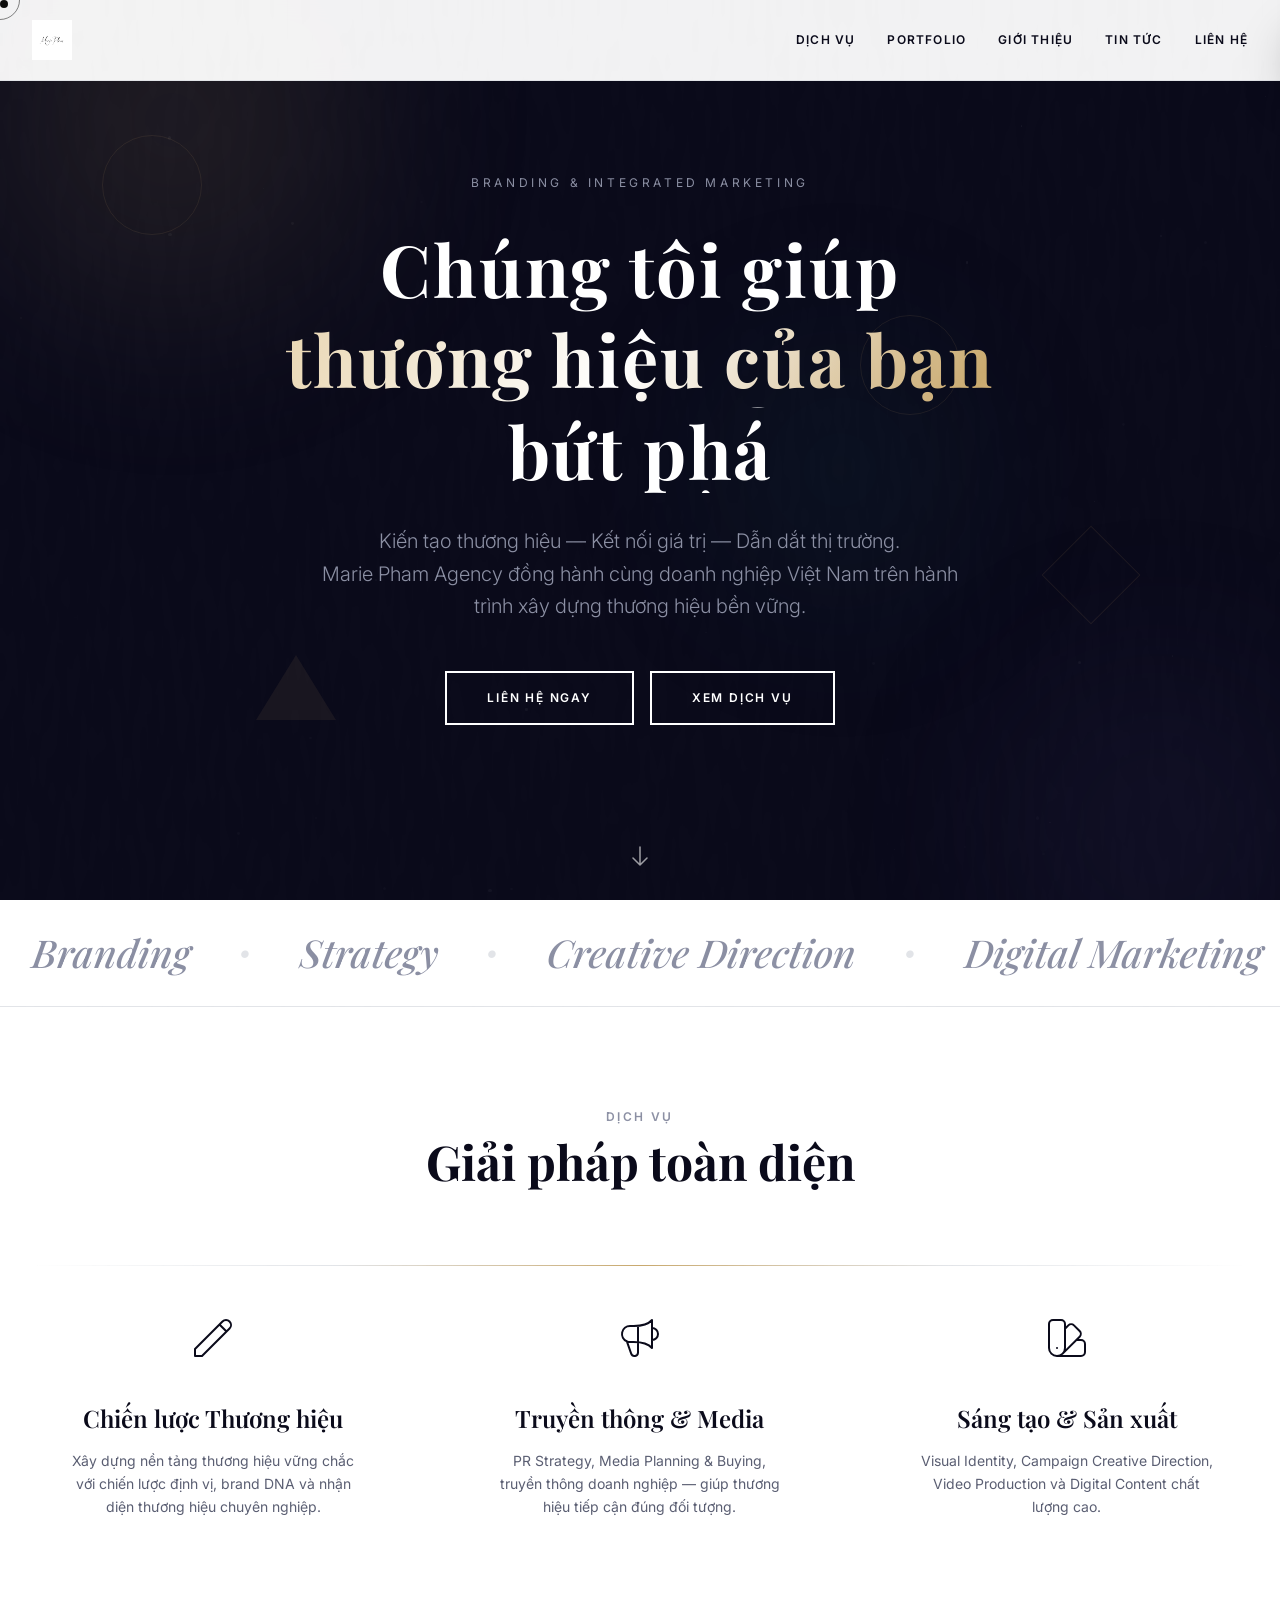
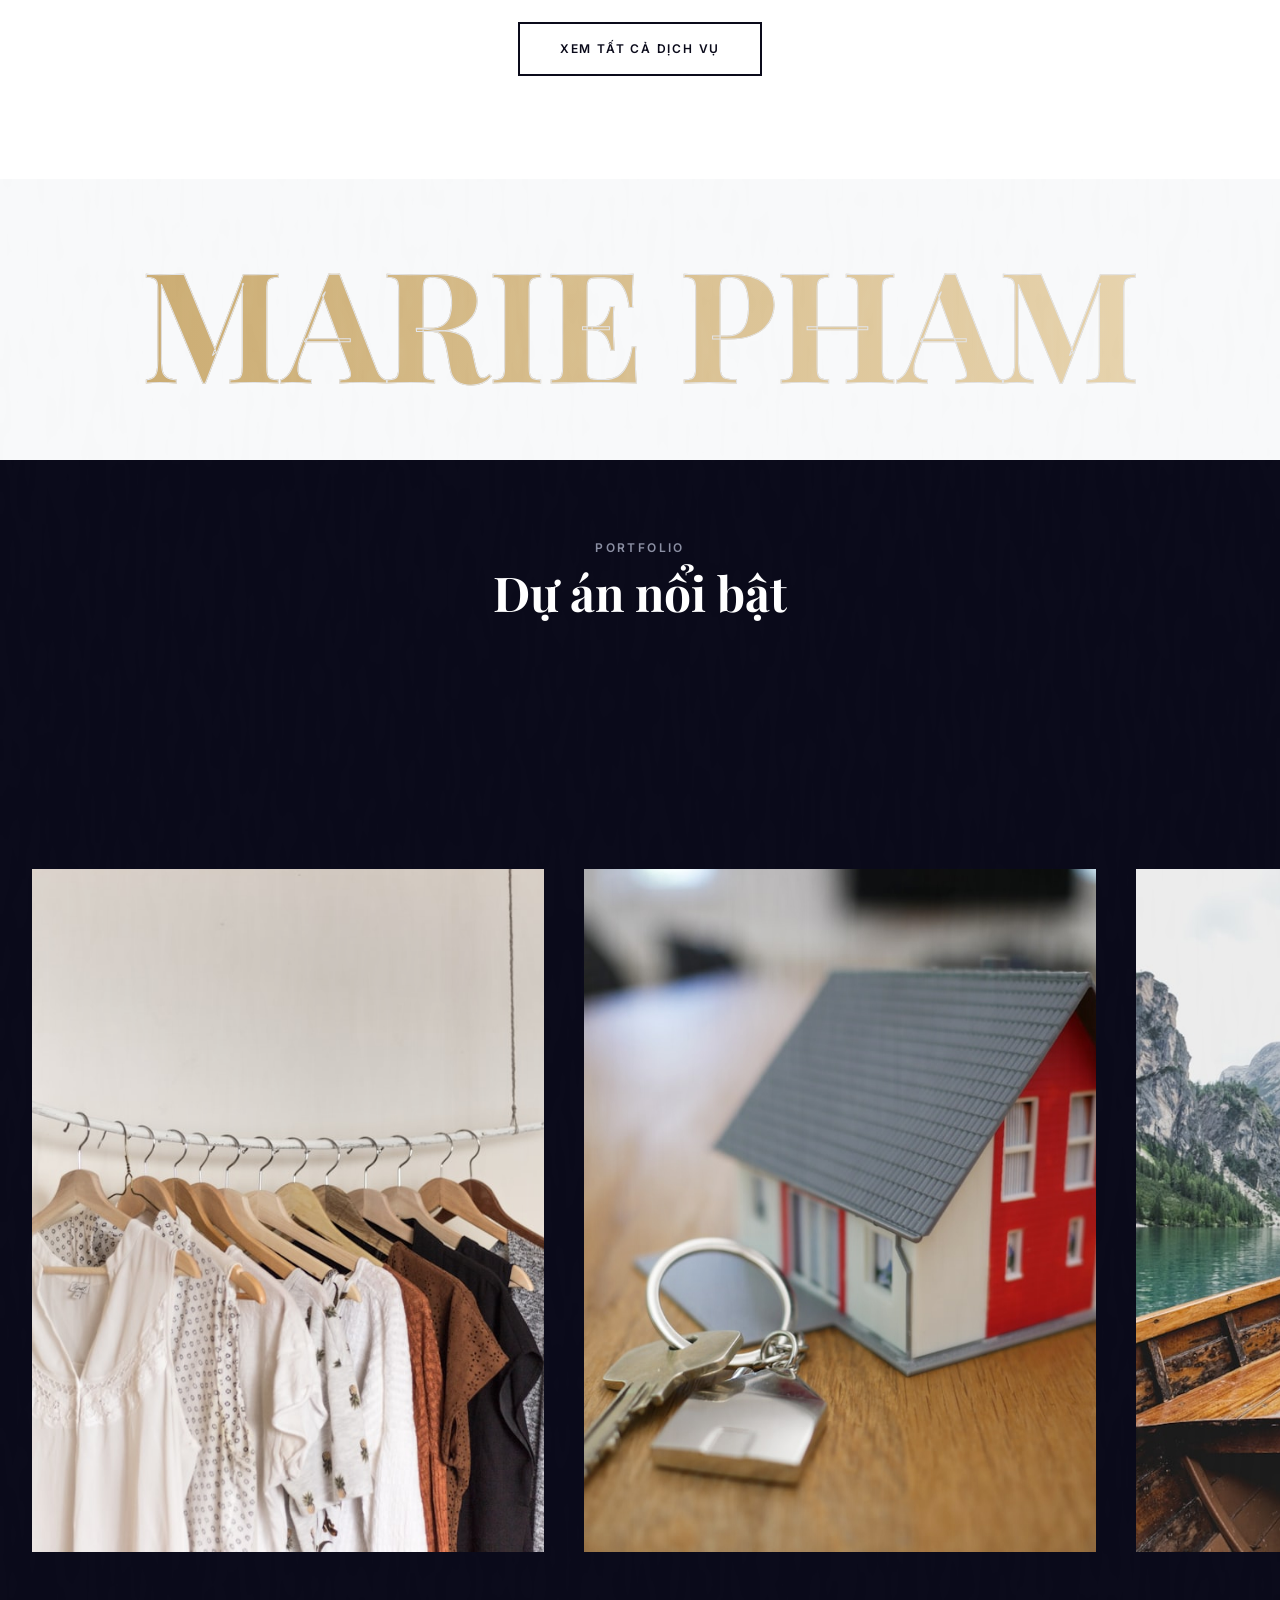
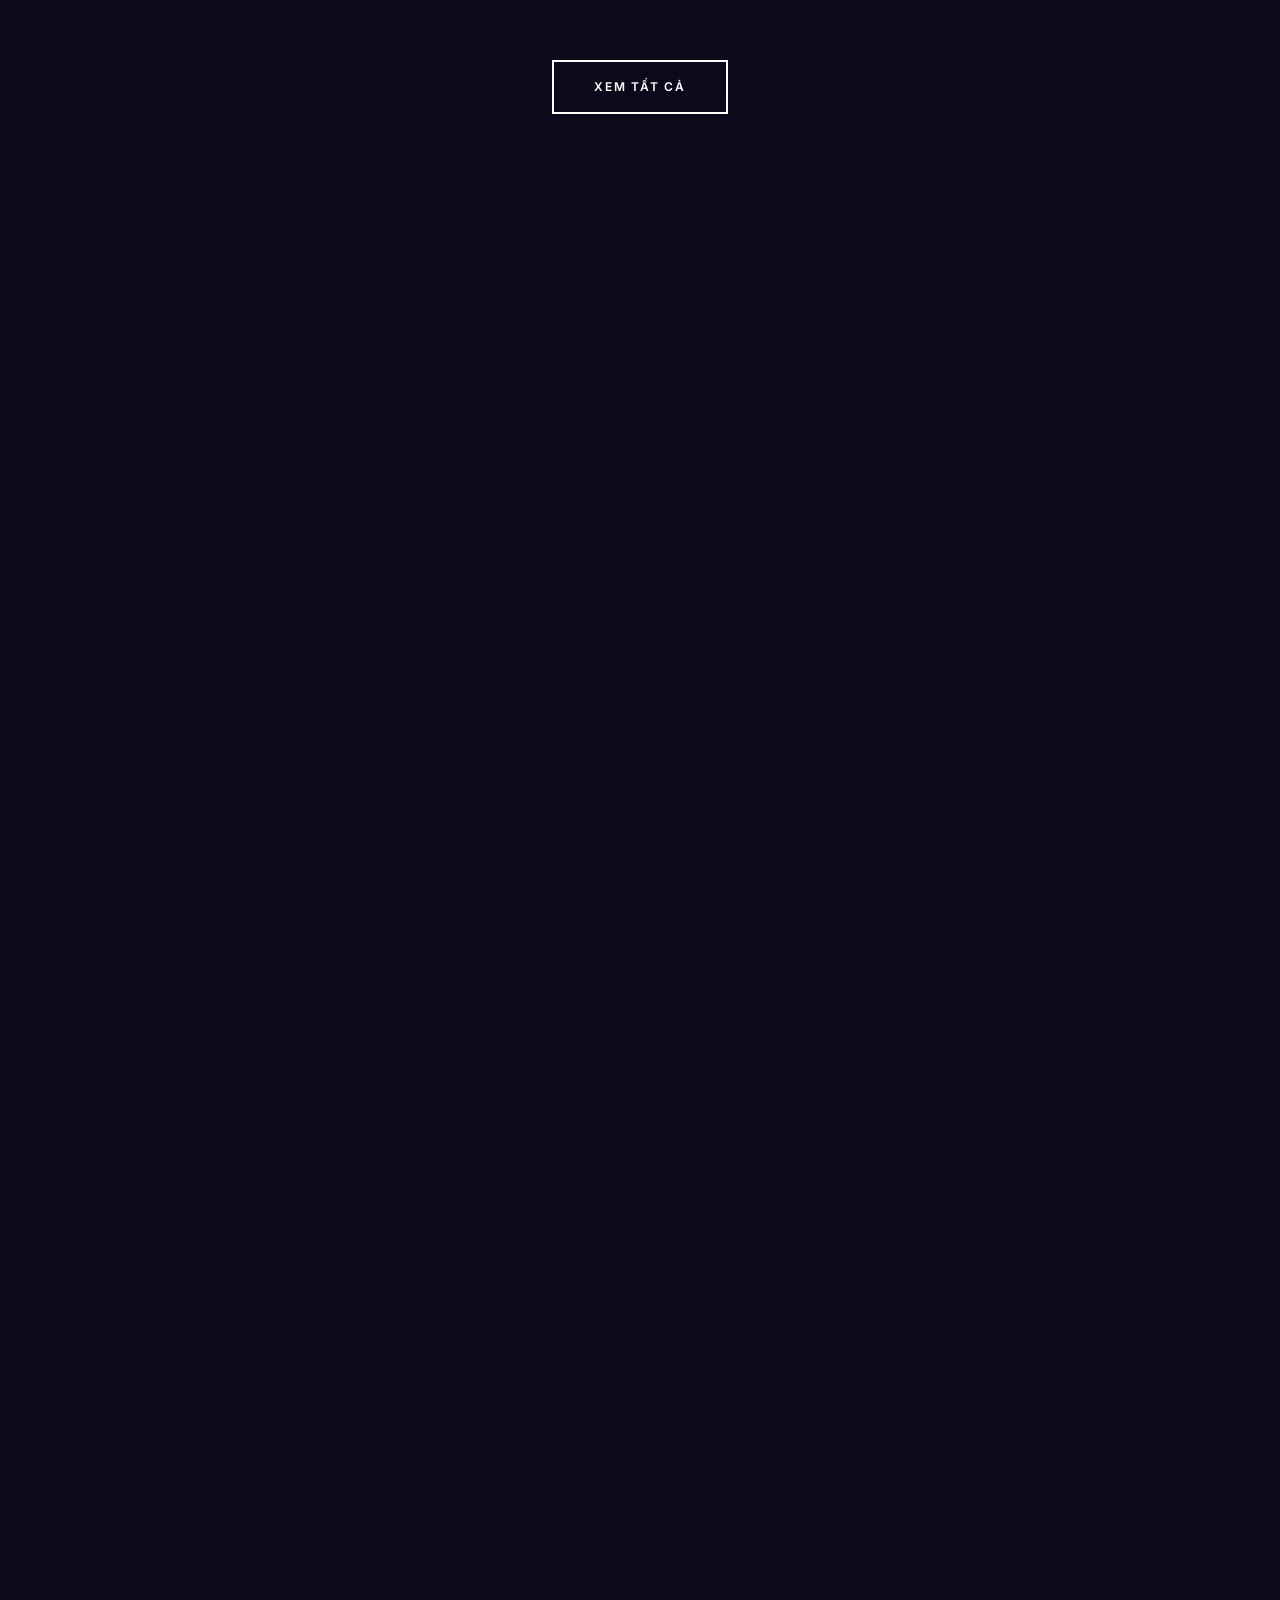
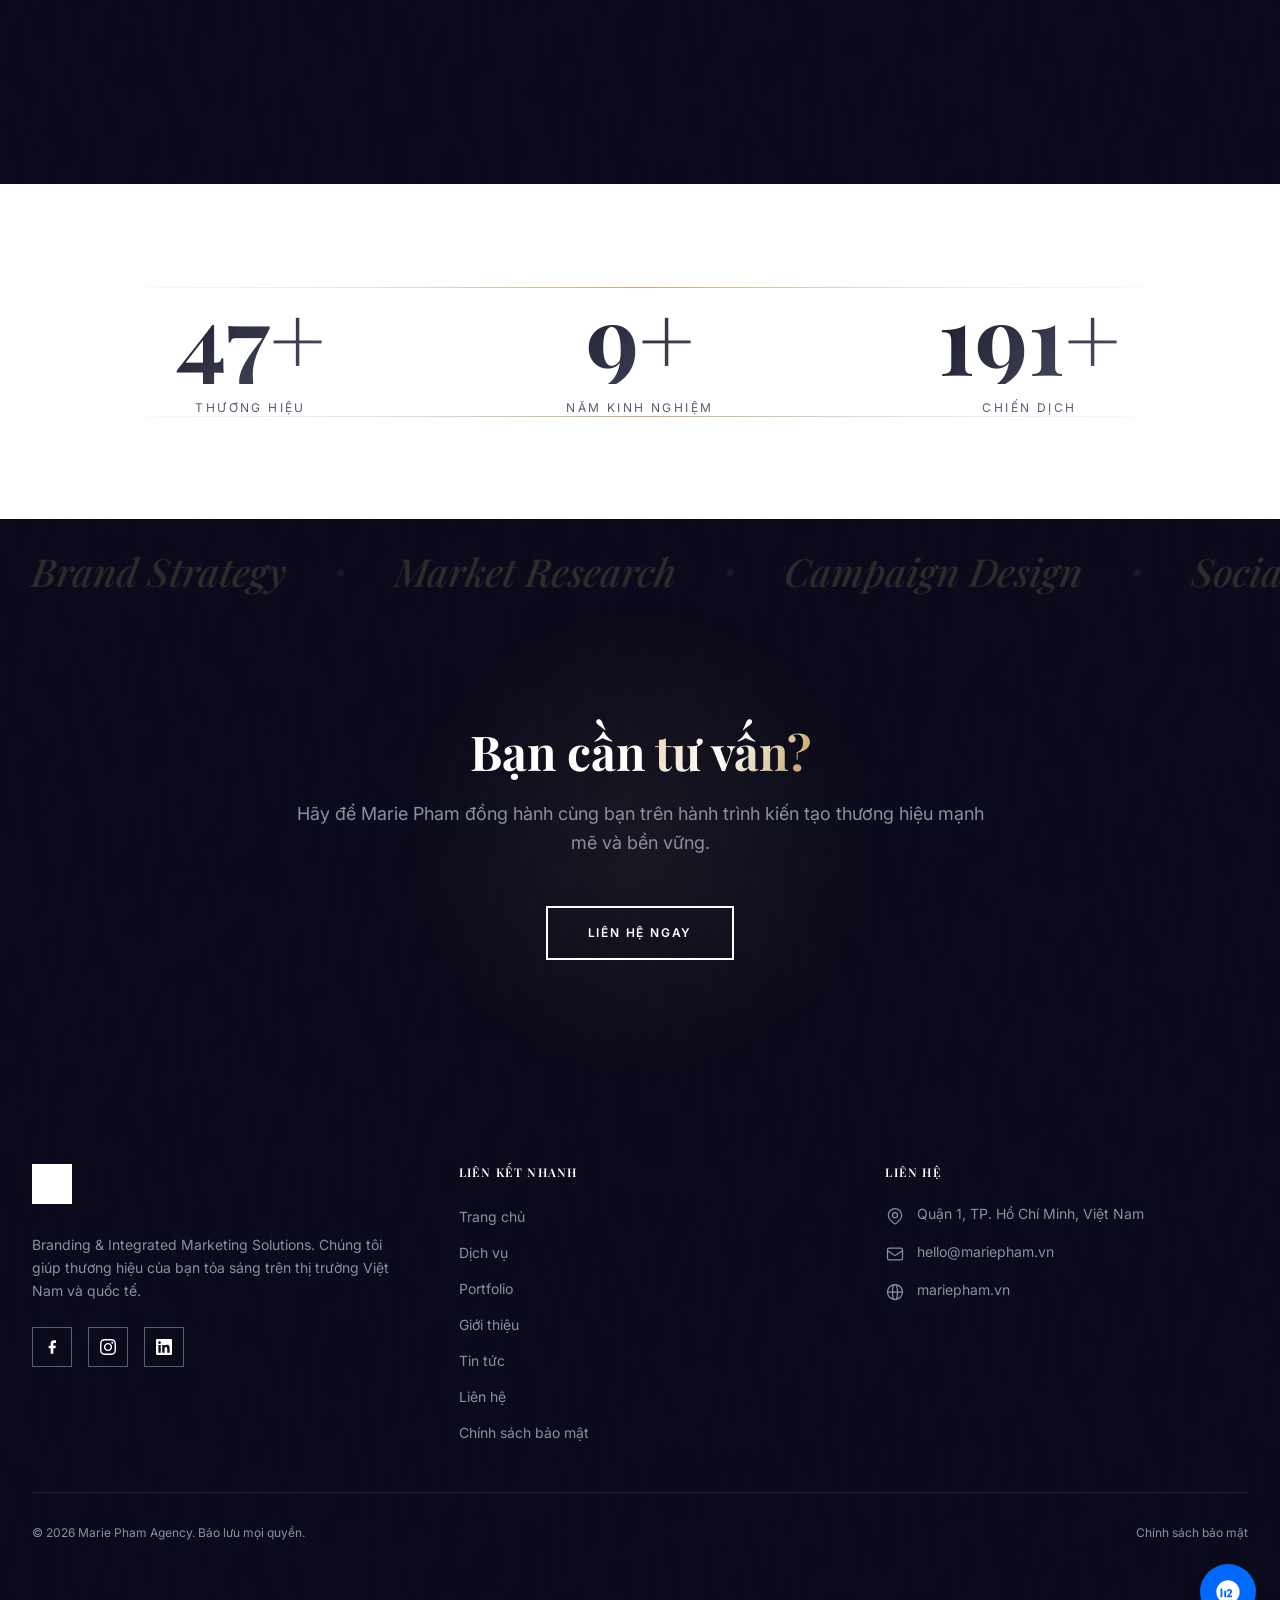
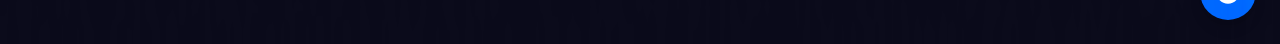
<file: index.html>
<!DOCTYPE html><html lang="vi"> <head><meta charset="UTF-8"><meta name="viewport" content="width=device-width, initial-scale=1.0"><meta name="description" content="Marie Pham Agency — Giải pháp branding và marketing tích hợp chuyên nghiệp tại Việt Nam. Tư vấn chiến lược thương hiệu cho start-up và doanh nghiệp vừa và nhỏ."><meta name="generator" content="Astro v6.1.10"><link rel="canonical" href="https://mariepham.vn/"><link rel="icon" type="image/svg+xml" href="/favicon.svg"><link rel="icon" type="image/x-icon" href="/favicon.ico"><meta property="og:title" content="Trang chủ | Marie Pham Agency"><meta property="og:description" content="Marie Pham Agency — Giải pháp branding và marketing tích hợp chuyên nghiệp tại Việt Nam. Tư vấn chiến lược thương hiệu cho start-up và doanh nghiệp vừa và nhỏ."><meta property="og:image" content="https://mariepham.vn/images/hero-dark.jpg"><meta property="og:url" content="https://mariepham.vn/"><meta property="og:type" content="website"><meta property="og:locale" content="vi_VN"><meta name="twitter:card" content="summary_large_image"><link rel="preconnect" href="https://fonts.googleapis.com"><link rel="preconnect" href="https://fonts.gstatic.com" crossorigin><link href="https://fonts.googleapis.com/css2?family=Inter:wght@300;400;500;600;700&family=Playfair+Display:ital,wght@0,400;0,500;0,600;0,700;1,400;1,500&display=swap" rel="stylesheet"><title>Trang chủ | Marie Pham Agency</title><meta name="astro-view-transitions-enabled" content="true"><meta name="astro-view-transitions-fallback" content="animate"><script type="module" src="/_astro/ClientRouter.astro_astro_type_script_index_0_lang.j56hQv-j.js"></script><link rel="stylesheet" href="/_astro/Layout.DgjwpuRf.css"></head> <body class="bg-brand-white text-brand-black antialiased"> <!-- Branded intro loader --> <div id="intro-loader" class="intro-loader"> <div class="intro-inner"> <div class="intro-line"></div> <span class="intro-text">Marie Pham</span> <span class="intro-sub">Agency</span> <div class="intro-line"></div> </div> </div> <div class="cursor-dot" id="cursor-dot"></div> <div class="cursor-ring" id="cursor-ring"></div> <!-- Cursor sparkle canvas --> <canvas id="sparkle-canvas" class="sparkle-canvas"></canvas> <header id="site-header" class="fixed top-0 left-0 right-0 z-50 transition-all duration-500 border-b header-solid"> <div class="max-w-7xl mx-auto px-4 sm:px-6 lg:px-8"> <div class="flex items-center justify-between h-20"> <!-- Logo --> <a href="/" class="flex items-center"> <img id="header-logo" src="/images/client-logo.jpg" alt="Marie Pham" class="h-10 w-auto"> </a> <!-- Desktop Navigation --> <nav class="hidden lg:flex items-center gap-8" aria-label="Main navigation"> <a href="/dich-vu" class="nav-link text-xs font-semibold uppercase tracking-widest transition-colors duration-400"> Dịch vụ </a><a href="/portfolio" class="nav-link text-xs font-semibold uppercase tracking-widest transition-colors duration-400"> Portfolio </a><a href="/gioi-thieu" class="nav-link text-xs font-semibold uppercase tracking-widest transition-colors duration-400"> Giới thiệu </a><a href="/tin-tuc" class="nav-link text-xs font-semibold uppercase tracking-widest transition-colors duration-400"> Tin tức </a><a href="/lien-he" class="nav-link text-xs font-semibold uppercase tracking-widest transition-colors duration-400"> Liên hệ </a> </nav> <!-- Mobile Menu Button --> <button id="menu-toggle" class="lg:hidden flex flex-col items-center justify-center w-10 h-10 gap-1.5" aria-label="Toggle menu" aria-expanded="false"> <span class="menu-bar block w-6 h-0.5 transition-all duration-300" id="bar1"></span> <span class="menu-bar block w-6 h-0.5 transition-all duration-300" id="bar2"></span> <span class="menu-bar block w-4 h-0.5 transition-all duration-300 ml-auto" id="bar3"></span> </button> </div> </div> <!-- Mobile Menu --> <div id="mobile-menu" class="mobile-menu fixed top-0 right-0 w-80 h-full bg-brand-white z-50 shadow-2xl flex flex-col"> <div class="flex items-center justify-between px-6 h-20 border-b border-brand-gray-200"> <img src="/images/client-logo.jpg" alt="Marie Pham" class="h-8 w-auto"> <button id="menu-close" class="w-10 h-10 flex items-center justify-center" aria-label="Close menu"> <svg class="w-6 h-6" fill="none" stroke="currentColor" viewBox="0 0 24 24"> <path stroke-linecap="round" stroke-linejoin="round" stroke-width="1.5" d="M6 18L18 6M6 6l12 12"></path> </svg> </button> </div> <nav class="flex flex-col px-6 py-8 gap-6" aria-label="Mobile navigation"> <a href="/" class="text-sm font-semibold uppercase tracking-widest text-brand-black hover:text-brand-gray-400 transition-colors duration-300">
Trang chủ
</a> <a href="/dich-vu" class="text-sm font-semibold uppercase tracking-widest text-brand-black hover:text-brand-gray-400 transition-colors duration-300"> Dịch vụ </a><a href="/portfolio" class="text-sm font-semibold uppercase tracking-widest text-brand-black hover:text-brand-gray-400 transition-colors duration-300"> Portfolio </a><a href="/gioi-thieu" class="text-sm font-semibold uppercase tracking-widest text-brand-black hover:text-brand-gray-400 transition-colors duration-300"> Giới thiệu </a><a href="/tin-tuc" class="text-sm font-semibold uppercase tracking-widest text-brand-black hover:text-brand-gray-400 transition-colors duration-300"> Tin tức </a><a href="/lien-he" class="text-sm font-semibold uppercase tracking-widest text-brand-black hover:text-brand-gray-400 transition-colors duration-300"> Liên hệ </a> </nav> </div> <!-- Overlay --> <div id="menu-overlay" class="fixed inset-0 bg-black/50 z-40 hidden"></div> </header> <!-- Spacer for fixed header --> <div id="header-spacer" class="h-20"></div> <script type="module">const c=document.getElementById("menu-toggle"),i=document.getElementById("menu-close"),s=document.getElementById("mobile-menu"),o=document.getElementById("menu-overlay"),e=document.getElementById("site-header"),t=document.getElementById("header-logo"),n=document.getElementById("header-spacer");function r(){s?.classList.add("open"),o?.classList.remove("hidden"),document.body.style.overflow="hidden"}function d(){s?.classList.remove("open"),o?.classList.add("hidden"),document.body.style.overflow=""}c?.addEventListener("click",r);i?.addEventListener("click",d);o?.addEventListener("click",d);s?.querySelectorAll("a").forEach(a=>{a.addEventListener("click",d)});const m=window.location.pathname==="/"||window.location.pathname==="";function l(){e&&(m&&window.scrollY<80?(e.classList.remove("header-solid"),e.classList.add("header-transparent"),t&&(t.style.filter="brightness(0) invert(1)"),n&&(n.style.display="none")):(e.classList.remove("header-transparent"),e.classList.add("header-solid"),t&&(t.style.filter=""),n&&(n.style.display="")))}l();window.addEventListener("scroll",l,{passive:!0});</script> <main>   <section class="relative min-h-[100svh] flex items-center justify-center bg-brand-black overflow-hidden -mt-20"> <!-- Aurora gradient blobs (mouse-interactive on desktop) --> <div class="hero-aurora"> <div class="aurora-blob aurora-blob-1"></div> <div class="aurora-blob aurora-blob-2"></div> <div class="aurora-blob aurora-blob-3"></div> </div> <!-- Floating particles --> <div class="hero-particles"></div> <!-- Geometric shapes --> <div class="geo-shapes"> <div class="geo-shape geo-shape--circle"></div> <div class="geo-shape geo-shape--square"></div> <div class="geo-shape geo-shape--triangle"></div> <div class="geo-shape geo-shape--circle"></div> </div> <div class="relative z-10 text-center text-white px-4 sm:px-6 max-w-5xl mx-auto"> <p class="text-[0.65rem] sm:text-xs uppercase tracking-[0.25em] sm:tracking-[0.3em] text-brand-gray-400 mb-6 sm:mb-8 fade-in">
Branding & Integrated Marketing
</p> <h1 class="font-heading text-3xl sm:text-4xl md:text-5xl lg:text-6xl xl:text-7xl 2xl:text-8xl font-bold tracking-wide leading-tight mb-6 sm:mb-8"> <span class="text-reveal-line"><span>Chúng tôi giúp</span></span> <span class="text-reveal-line"><span class="text-shimmer">thương hiệu của bạn</span></span> <span class="text-reveal-line"> <span> <span class="word-morph" style="height:1.2em;"> <span class="word-morph-inner"> <span class="word-morph-word">tỏa sáng</span> <span class="word-morph-word">bứt phá</span> <span class="word-morph-word">dẫn đầu</span> <span class="word-morph-word">tỏa sáng</span> </span> </span> </span> </span> </h1> <p class="text-sm sm:text-base md:text-lg lg:text-xl text-brand-gray-400 font-light max-w-2xl mx-auto mb-8 sm:mb-12 fade-in leading-relaxed">
Kiến tạo thương hiệu — Kết nối giá trị — Dẫn dắt thị trường.<br class="hidden sm:block">
Marie Pham Agency đồng hành cùng doanh nghiệp Việt Nam trên hành trình xây dựng thương hiệu bền vững.
</p> <div class="flex flex-col sm:flex-row items-center justify-center gap-3 sm:gap-4 fade-in"> <a href="/lien-he" class="btn btn-outline btn-magnetic w-full sm:w-auto">Liên hệ ngay</a> <a href="/dich-vu" class="btn btn-outline btn-magnetic w-full sm:w-auto">Xem dịch vụ</a> </div> </div> <!-- Scroll indicator --> <div class="absolute bottom-6 sm:bottom-8 left-1/2 -translate-x-1/2 text-white animate-bounce opacity-60"> <svg class="w-5 h-5 sm:w-6 sm:h-6" fill="none" stroke="currentColor" viewBox="0 0 24 24"> <path stroke-linecap="round" stroke-linejoin="round" stroke-width="1.5" d="M19 14l-7 7m0 0l-7-7m7 7V3"></path> </svg> </div> </section>  <section class="py-4 sm:py-6 bg-brand-white overflow-hidden border-b border-brand-gray-200 velocity-marquee"> <div class="marquee-track"> <span class="marquee-item">Branding</span> <span class="marquee-separator">&bull;</span> <span class="marquee-item">Strategy</span> <span class="marquee-separator">&bull;</span> <span class="marquee-item">Creative Direction</span> <span class="marquee-separator">&bull;</span> <span class="marquee-item">Digital Marketing</span> <span class="marquee-separator">&bull;</span> <span class="marquee-item">Visual Identity</span> <span class="marquee-separator">&bull;</span> <span class="marquee-item">Media Planning</span> <span class="marquee-separator">&bull;</span> <span class="marquee-item">PR & Communication</span> <span class="marquee-separator">&bull;</span> <span class="marquee-item">Video Production</span> <span class="marquee-separator">&bull;</span> <span class="marquee-item">Branding</span> <span class="marquee-separator">&bull;</span> <span class="marquee-item">Strategy</span> <span class="marquee-separator">&bull;</span> <span class="marquee-item">Creative Direction</span> <span class="marquee-separator">&bull;</span> <span class="marquee-item">Digital Marketing</span> <span class="marquee-separator">&bull;</span> <span class="marquee-item">Visual Identity</span> <span class="marquee-separator">&bull;</span> <span class="marquee-item">Media Planning</span> <span class="marquee-separator">&bull;</span> <span class="marquee-item">PR & Communication</span> <span class="marquee-separator">&bull;</span> <span class="marquee-item">Video Production</span> <span class="marquee-separator">&bull;</span> </div> </section>  <section class="section-padding bg-brand-white"> <div class="max-w-7xl mx-auto px-4 sm:px-6 lg:px-8"> <div class="text-center mb-12 md:mb-16 lg:mb-20 fade-in"> <span class="text-[0.65rem] sm:text-xs font-semibold uppercase tracking-[0.2em] text-brand-gray-400 block mb-3">Dịch vụ</span> <h2 class="font-heading text-2xl sm:text-3xl md:text-4xl lg:text-5xl font-bold text-brand-black">Giải pháp toàn diện</h2> </div> <div class="line-grow mb-12 md:mb-16"></div> <div class="grid grid-cols-1 md:grid-cols-3 gap-8 lg:gap-16 stagger-children"> <div class="service-card text-center"> <div class="service-icon-wrap w-14 h-14 sm:w-16 sm:h-16 mx-auto mb-6 sm:mb-8 flex items-center justify-center"> <svg class="w-10 h-10 sm:w-12 sm:h-12 text-brand-black" fill="none" stroke="currentColor" viewBox="0 0 24 24" stroke-width="1"> <path stroke-linecap="round" stroke-linejoin="round" d="M15.232 5.232l3.536 3.536m-2.036-5.036a2.5 2.5 0 113.536 3.536L6.5 21.036H3v-3.572L16.732 3.732z"></path> </svg> </div> <h3 class="font-heading text-lg sm:text-xl md:text-2xl font-semibold mb-3 sm:mb-4">Chiến lược Thương hiệu</h3> <p class="text-brand-gray-600 text-sm leading-relaxed">
Xây dựng nền tảng thương hiệu vững chắc với chiến lược định vị, brand DNA và nhận diện thương hiệu chuyên nghiệp.
</p> </div> <div class="service-card text-center"> <div class="service-icon-wrap w-14 h-14 sm:w-16 sm:h-16 mx-auto mb-6 sm:mb-8 flex items-center justify-center"> <svg class="w-10 h-10 sm:w-12 sm:h-12 text-brand-black" fill="none" stroke="currentColor" viewBox="0 0 24 24" stroke-width="1"> <path stroke-linecap="round" stroke-linejoin="round" d="M11 5.882V19.24a1.76 1.76 0 01-3.417.592l-2.147-6.15M18 13a3 3 0 100-6M5.436 13.683A4.001 4.001 0 017 6h1.832c4.1 0 7.625-1.234 9.168-3v14c-1.543-1.766-5.067-3-9.168-3H7a3.988 3.988 0 01-1.564-.317z"></path> </svg> </div> <h3 class="font-heading text-lg sm:text-xl md:text-2xl font-semibold mb-3 sm:mb-4">Truyền thông & Media</h3> <p class="text-brand-gray-600 text-sm leading-relaxed">
PR Strategy, Media Planning & Buying, truyền thông doanh nghiệp — giúp thương hiệu tiếp cận đúng đối tượng.
</p> </div> <div class="service-card text-center"> <div class="service-icon-wrap w-14 h-14 sm:w-16 sm:h-16 mx-auto mb-6 sm:mb-8 flex items-center justify-center"> <svg class="w-10 h-10 sm:w-12 sm:h-12 text-brand-black" fill="none" stroke="currentColor" viewBox="0 0 24 24" stroke-width="1"> <path stroke-linecap="round" stroke-linejoin="round" d="M7 21a4 4 0 01-4-4V5a2 2 0 012-2h4a2 2 0 012 2v12a4 4 0 01-4 4zm0 0h12a2 2 0 002-2v-4a2 2 0 00-2-2h-2.343M11 7.343l1.657-1.657a2 2 0 012.828 0l2.829 2.829a2 2 0 010 2.828l-8.486 8.485M7 17h.01"></path> </svg> </div> <h3 class="font-heading text-lg sm:text-xl md:text-2xl font-semibold mb-3 sm:mb-4">Sáng tạo & Sản xuất</h3> <p class="text-brand-gray-600 text-sm leading-relaxed">
Visual Identity, Campaign Creative Direction, Video Production và Digital Content chất lượng cao.
</p> </div> </div> <div class="text-center mt-12 md:mt-16 fade-in"> <a href="/dich-vu" class="btn btn-outline-dark btn-magnetic">Xem tất cả dịch vụ</a> </div> </div> </section>  <section class="py-8 sm:py-12 md:py-16 bg-brand-gray-50 overflow-hidden"> <div class="px-4 sm:px-8"> <div class="stroke-text text-center" aria-hidden="true">MARIE PHAM</div> </div> </section>  <section class="bg-brand-black hscroll-showcase"> <div class="py-12 sm:py-16 md:py-20 px-4 sm:px-6 lg:px-8 max-w-7xl mx-auto"> <div class="text-center mb-10 sm:mb-12 md:mb-16 fade-in"> <span class="text-[0.65rem] sm:text-xs font-semibold uppercase tracking-[0.2em] text-brand-gray-400 block mb-3">Portfolio</span> <h2 class="font-heading text-2xl sm:text-3xl md:text-4xl lg:text-5xl font-bold text-white">Dự án nổi bật</h2> </div> </div> <div class="hscroll-track pb-12 sm:pb-16 md:pb-20"> <div class="hscroll-card"> <img src="/images/portfolio-fashion.jpg" alt="Fashion Brand Identity" loading="lazy"> <div class="hscroll-card-overlay"> <span class="text-[0.6rem] sm:text-xs uppercase tracking-widest text-brand-accent-light block mb-1">Branding</span> <h3 class="font-heading text-lg sm:text-xl md:text-2xl font-semibold">Fashion Brand Identity</h3> </div> </div> <div class="hscroll-card"> <img src="/images/portfolio-realestate.jpg" alt="Luxury Real Estate" loading="lazy"> <div class="hscroll-card-overlay"> <span class="text-[0.6rem] sm:text-xs uppercase tracking-widest text-brand-accent-light block mb-1">Marketing</span> <h3 class="font-heading text-lg sm:text-xl md:text-2xl font-semibold">Luxury Real Estate</h3> </div> </div> <div class="hscroll-card"> <img src="/images/portfolio-travel.jpg" alt="Travel & Hospitality" loading="lazy"> <div class="hscroll-card-overlay"> <span class="text-[0.6rem] sm:text-xs uppercase tracking-widest text-brand-accent-light block mb-1">Creative</span> <h3 class="font-heading text-lg sm:text-xl md:text-2xl font-semibold">Travel & Hospitality</h3> </div> </div> <div class="hscroll-card"> <img src="/images/portfolio-startup.jpg" alt="Startup Tech Branding" loading="lazy"> <div class="hscroll-card-overlay"> <span class="text-[0.6rem] sm:text-xs uppercase tracking-widest text-brand-accent-light block mb-1">Branding</span> <h3 class="font-heading text-lg sm:text-xl md:text-2xl font-semibold">Startup Tech Branding</h3> </div> </div> <div class="hscroll-card"> <img src="/images/portfolio-fnb.jpg" alt="F&B Campaign" loading="lazy"> <div class="hscroll-card-overlay"> <span class="text-[0.6rem] sm:text-xs uppercase tracking-widest text-brand-accent-light block mb-1">Marketing</span> <h3 class="font-heading text-lg sm:text-xl md:text-2xl font-semibold">F&B Campaign</h3> </div> </div> <div class="hscroll-card"> <img src="/images/portfolio-resort.jpg" alt="Resort Marketing" loading="lazy"> <div class="hscroll-card-overlay"> <span class="text-[0.6rem] sm:text-xs uppercase tracking-widest text-brand-accent-light block mb-1">Creative</span> <h3 class="font-heading text-lg sm:text-xl md:text-2xl font-semibold">Resort Marketing</h3> </div> </div> </div> <div class="text-center pb-12 sm:pb-16 md:pb-20 fade-in"> <a href="/portfolio" class="btn btn-outline btn-magnetic">Xem tất cả</a> </div> </section>  <section class="section-padding bg-brand-white"> <div class="max-w-6xl mx-auto px-4 sm:px-6 lg:px-8"> <div class="line-grow mb-12 md:mb-16"></div> <div class="grid grid-cols-3 gap-4 sm:gap-8 lg:gap-20 text-center stagger-children"> <div> <span class="counter-number font-heading text-4xl sm:text-5xl md:text-6xl lg:text-7xl xl:text-8xl font-bold block" data-target="50" data-suffix="+">0</span> <p class="text-brand-gray-600 text-[0.6rem] sm:text-xs uppercase tracking-[0.15em] sm:tracking-[0.2em] mt-2 sm:mt-4">Thương hiệu</p> </div> <div> <span class="counter-number font-heading text-4xl sm:text-5xl md:text-6xl lg:text-7xl xl:text-8xl font-bold block" data-target="10" data-suffix="+">0</span> <p class="text-brand-gray-600 text-[0.6rem] sm:text-xs uppercase tracking-[0.15em] sm:tracking-[0.2em] mt-2 sm:mt-4">Năm kinh nghiệm</p> </div> <div> <span class="counter-number font-heading text-4xl sm:text-5xl md:text-6xl lg:text-7xl xl:text-8xl font-bold block" data-target="200" data-suffix="+">0</span> <p class="text-brand-gray-600 text-[0.6rem] sm:text-xs uppercase tracking-[0.15em] sm:tracking-[0.2em] mt-2 sm:mt-4">Chiến dịch</p> </div> </div> <div class="line-grow mt-12 md:mt-16"></div> </div> </section>  <section class="py-4 sm:py-6 bg-brand-black overflow-hidden velocity-marquee"> <div class="marquee-track" style="animation-direction: reverse;"> <span class="marquee-item" style="color: rgba(201,169,110,0.2);">Brand Strategy</span> <span class="marquee-separator" style="color: rgba(255,255,255,0.05);">&bull;</span> <span class="marquee-item" style="color: rgba(201,169,110,0.2);">Market Research</span> <span class="marquee-separator" style="color: rgba(255,255,255,0.05);">&bull;</span> <span class="marquee-item" style="color: rgba(201,169,110,0.2);">Campaign Design</span> <span class="marquee-separator" style="color: rgba(255,255,255,0.05);">&bull;</span> <span class="marquee-item" style="color: rgba(201,169,110,0.2);">Social Media</span> <span class="marquee-separator" style="color: rgba(255,255,255,0.05);">&bull;</span> <span class="marquee-item" style="color: rgba(201,169,110,0.2);">KOL Marketing</span> <span class="marquee-separator" style="color: rgba(255,255,255,0.05);">&bull;</span> <span class="marquee-item" style="color: rgba(201,169,110,0.2);">Photoshoot</span> <span class="marquee-separator" style="color: rgba(255,255,255,0.05);">&bull;</span> <span class="marquee-item" style="color: rgba(201,169,110,0.2);">Brand Strategy</span> <span class="marquee-separator" style="color: rgba(255,255,255,0.05);">&bull;</span> <span class="marquee-item" style="color: rgba(201,169,110,0.2);">Market Research</span> <span class="marquee-separator" style="color: rgba(255,255,255,0.05);">&bull;</span> <span class="marquee-item" style="color: rgba(201,169,110,0.2);">Campaign Design</span> <span class="marquee-separator" style="color: rgba(255,255,255,0.05);">&bull;</span> <span class="marquee-item" style="color: rgba(201,169,110,0.2);">Social Media</span> <span class="marquee-separator" style="color: rgba(255,255,255,0.05);">&bull;</span> <span class="marquee-item" style="color: rgba(201,169,110,0.2);">KOL Marketing</span> <span class="marquee-separator" style="color: rgba(255,255,255,0.05);">&bull;</span> <span class="marquee-item" style="color: rgba(201,169,110,0.2);">Photoshoot</span> <span class="marquee-separator" style="color: rgba(255,255,255,0.05);">&bull;</span> </div> </section>  <section class="section-padding bg-brand-black text-white text-center cta-glow"> <div class="max-w-3xl mx-auto px-4 sm:px-6 lg:px-8 fade-in"> <h2 class="font-heading text-2xl sm:text-3xl md:text-4xl lg:text-5xl font-bold mb-4 sm:mb-6">
Bạn cần <span class="text-shimmer">tư vấn?</span> </h2> <p class="text-brand-gray-400 text-sm sm:text-base md:text-lg mb-8 sm:mb-12 leading-relaxed">
Hãy để Marie Pham đồng hành cùng bạn trên hành trình kiến tạo thương hiệu mạnh mẽ và bền vững.
</p> <a href="/lien-he" class="btn btn-outline btn-magnetic">Liên hệ ngay</a> </div> </section>  </main> <footer class="bg-brand-black text-white"> <div class="max-w-7xl mx-auto px-4 sm:px-6 lg:px-8 section-padding"> <div class="grid grid-cols-1 sm:grid-cols-2 md:grid-cols-3 gap-10 sm:gap-12 lg:gap-16"> <!-- About --> <div class="sm:col-span-2 md:col-span-1"> <a href="/" class="inline-block mb-5 sm:mb-6"> <img src="/images/client-logo.jpg" alt="Marie Pham" class="h-8 sm:h-10 w-auto" style="filter: brightness(0) invert(1);"> </a> <p class="text-brand-gray-400 text-xs sm:text-sm leading-relaxed mb-5 sm:mb-6">
Branding & Integrated Marketing Solutions. Chúng tôi giúp thương hiệu của bạn tỏa sáng trên thị trường Việt Nam và quốc tế.
</p> <div class="flex gap-3 sm:gap-4"> <a href="https://facebook.com/mariepham.vn" target="_blank" rel="noopener noreferrer" class="footer-social w-10 h-10 border border-brand-gray-600 flex items-center justify-center hover:bg-white hover:text-brand-black transition-all duration-400" aria-label="Facebook"> <svg class="w-4 h-4" fill="currentColor" viewBox="0 0 24 24"><path d="M18 2h-3a5 5 0 00-5 5v3H7v4h3v8h4v-8h3l1-4h-4V7a1 1 0 011-1h3z"></path></svg> </a> <a href="https://instagram.com/mariepham.vn" target="_blank" rel="noopener noreferrer" class="footer-social w-10 h-10 border border-brand-gray-600 flex items-center justify-center hover:bg-white hover:text-brand-black transition-all duration-400" aria-label="Instagram"> <svg class="w-4 h-4" fill="currentColor" viewBox="0 0 24 24"><path d="M12 2.163c3.204 0 3.584.012 4.85.07 3.252.148 4.771 1.691 4.919 4.919.058 1.265.069 1.645.069 4.849 0 3.205-.012 3.584-.069 4.849-.149 3.225-1.664 4.771-4.919 4.919-1.266.058-1.644.07-4.85.07-3.204 0-3.584-.012-4.849-.07-3.26-.149-4.771-1.699-4.919-4.92-.058-1.265-.07-1.644-.07-4.849 0-3.204.013-3.583.07-4.849.149-3.227 1.664-4.771 4.919-4.919 1.266-.057 1.645-.069 4.849-.069zm0-2.163c-3.259 0-3.667.014-4.947.072-4.358.2-6.78 2.618-6.98 6.98-.059 1.281-.073 1.689-.073 4.948 0 3.259.014 3.668.072 4.948.2 4.358 2.618 6.78 6.98 6.98 1.281.058 1.689.072 4.948.072 3.259 0 3.668-.014 4.948-.072 4.354-.2 6.782-2.618 6.979-6.98.059-1.28.073-1.689.073-4.948 0-3.259-.014-3.667-.072-4.947-.196-4.354-2.617-6.78-6.979-6.98-1.281-.059-1.69-.073-4.949-.073zm0 5.838c-3.403 0-6.162 2.759-6.162 6.162s2.759 6.163 6.162 6.163 6.162-2.759 6.162-6.163c0-3.403-2.759-6.162-6.162-6.162zm0 10.162c-2.209 0-4-1.79-4-4 0-2.209 1.791-4 4-4s4 1.791 4 4c0 2.21-1.791 4-4 4zm6.406-11.845c-.796 0-1.441.645-1.441 1.44s.645 1.44 1.441 1.44c.795 0 1.439-.645 1.439-1.44s-.644-1.44-1.439-1.44z"></path></svg> </a> <a href="https://linkedin.com/company/mariepham" target="_blank" rel="noopener noreferrer" class="footer-social w-10 h-10 border border-brand-gray-600 flex items-center justify-center hover:bg-white hover:text-brand-black transition-all duration-400" aria-label="LinkedIn"> <svg class="w-4 h-4" fill="currentColor" viewBox="0 0 24 24"><path d="M20.447 20.452h-3.554v-5.569c0-1.328-.027-3.037-1.852-3.037-1.853 0-2.136 1.445-2.136 2.939v5.667H9.351V9h3.414v1.561h.046c.477-.9 1.637-1.85 3.37-1.85 3.601 0 4.267 2.37 4.267 5.455v6.286zM5.337 7.433c-1.144 0-2.063-.926-2.063-2.065 0-1.138.92-2.063 2.063-2.063 1.14 0 2.064.925 2.064 2.063 0 1.139-.925 2.065-2.064 2.065zm1.782 13.019H3.555V9h3.564v11.452zM22.225 0H1.771C.792 0 0 .774 0 1.729v20.542C0 23.227.792 24 1.771 24h20.451C23.2 24 24 23.227 24 22.271V1.729C24 .774 23.2 0 22.222 0h.003z"></path></svg> </a> </div> </div> <!-- Quick Links --> <div> <h4 class="text-[0.65rem] sm:text-xs font-semibold uppercase tracking-widest mb-5 sm:mb-6">Liên kết nhanh</h4> <ul class="space-y-2 sm:space-y-3"> <li> <a href="/" class="text-brand-gray-400 text-xs sm:text-sm hover:text-brand-accent transition-colors duration-300"> Trang chủ </a> </li><li> <a href="/dich-vu" class="text-brand-gray-400 text-xs sm:text-sm hover:text-brand-accent transition-colors duration-300"> Dịch vụ </a> </li><li> <a href="/portfolio" class="text-brand-gray-400 text-xs sm:text-sm hover:text-brand-accent transition-colors duration-300"> Portfolio </a> </li><li> <a href="/gioi-thieu" class="text-brand-gray-400 text-xs sm:text-sm hover:text-brand-accent transition-colors duration-300"> Giới thiệu </a> </li><li> <a href="/tin-tuc" class="text-brand-gray-400 text-xs sm:text-sm hover:text-brand-accent transition-colors duration-300"> Tin tức </a> </li><li> <a href="/lien-he" class="text-brand-gray-400 text-xs sm:text-sm hover:text-brand-accent transition-colors duration-300"> Liên hệ </a> </li><li> <a href="/chinh-sach-bao-mat" class="text-brand-gray-400 text-xs sm:text-sm hover:text-brand-accent transition-colors duration-300"> Chính sách bảo mật </a> </li> </ul> </div> <!-- Contact Info --> <div> <h4 class="text-[0.65rem] sm:text-xs font-semibold uppercase tracking-widest mb-5 sm:mb-6">Liên hệ</h4> <ul class="space-y-3 sm:space-y-4 text-xs sm:text-sm text-brand-gray-400"> <li class="flex items-start gap-3"> <svg class="w-4 h-4 sm:w-5 sm:h-5 mt-0.5 shrink-0" fill="none" stroke="currentColor" viewBox="0 0 24 24"> <path stroke-linecap="round" stroke-linejoin="round" stroke-width="1.5" d="M17.657 16.657L13.414 20.9a1.998 1.998 0 01-2.827 0l-4.244-4.243a8 8 0 1111.314 0z"></path> <path stroke-linecap="round" stroke-linejoin="round" stroke-width="1.5" d="M15 11a3 3 0 11-6 0 3 3 0 016 0z"></path> </svg> <span>Quận 1, TP. Hồ Chí Minh, Việt Nam</span> </li> <li class="flex items-start gap-3"> <svg class="w-4 h-4 sm:w-5 sm:h-5 mt-0.5 shrink-0" fill="none" stroke="currentColor" viewBox="0 0 24 24"> <path stroke-linecap="round" stroke-linejoin="round" stroke-width="1.5" d="M3 8l7.89 5.26a2 2 0 002.22 0L21 8M5 19h14a2 2 0 002-2V7a2 2 0 00-2-2H5a2 2 0 00-2 2v10a2 2 0 002 2z"></path> </svg> <a href="mailto:hello@mariepham.vn" class="hover:text-brand-accent transition-colors">hello@mariepham.vn</a> </li> <li class="flex items-start gap-3"> <svg class="w-4 h-4 sm:w-5 sm:h-5 mt-0.5 shrink-0" fill="none" stroke="currentColor" viewBox="0 0 24 24"> <path stroke-linecap="round" stroke-linejoin="round" stroke-width="1.5" d="M21 12a9 9 0 01-9 9m9-9a9 9 0 00-9-9m9 9H3m9 9a9 9 0 01-9-9m9 9c1.657 0 3-4.03 3-9s-1.343-9-3-9m0 18c-1.657 0-3-4.03-3-9s1.343-9 3-9m-9 9a9 9 0 019-9"></path> </svg> <a href="https://mariepham.vn" class="hover:text-brand-accent transition-colors">mariepham.vn</a> </li> </ul> </div> </div> <!-- Bottom Bar --> <div class="border-t border-brand-gray-600/30 mt-10 sm:mt-12 pt-6 sm:pt-8 flex flex-col sm:flex-row items-center justify-between gap-3 sm:gap-4"> <p class="text-brand-gray-400 text-[0.6rem] sm:text-xs">&copy; 2026 Marie Pham Agency. Bảo lưu mọi quyền.</p> <a href="/chinh-sach-bao-mat" class="text-brand-gray-400 text-[0.6rem] sm:text-xs hover:text-brand-accent transition-colors">Chính sách bảo mật</a> </div> </div> </footer> <a href="https://zalo.me/mariepham" target="_blank" rel="noopener noreferrer" class="zalo-float fixed bottom-4 right-4 sm:bottom-6 sm:right-6 z-40 w-12 h-12 sm:w-14 sm:h-14 bg-brand-zalo rounded-full flex items-center justify-center shadow-lg hover:shadow-xl hover:scale-110 active:scale-95 transition-all duration-300" aria-label="Chat Zalo"> <svg class="w-6 h-6 sm:w-7 sm:h-7 text-white" viewBox="0 0 48 48" fill="currentColor"> <path d="M24 4C12.954 4 4 12.954 4 24s8.954 20 20 20 20-8.954 20-20S35.046 4 24 4zm-3.2 28.8h-3.2V22h3.2v10.8zm8 0H22v-1.6l4.8-5.6c.8-1 1.2-1.6 1.2-2.4 0-1-.6-1.6-1.6-1.6-.8 0-1.6.6-1.6 1.6h-3c0-2.6 2-4.4 4.6-4.4 2.8 0 4.6 1.6 4.6 4 0 1.4-.6 2.6-2 4.2l-2.8 3.2h4.6v2.6zm-14.4 0h-3.2V18h3.2v14.8z"></path> </svg> </a> <script type="module" src="/_astro/ScrollAnimation.astro_astro_type_script_index_0_lang.CWOion8c.js"></script> </body></html>
</file>
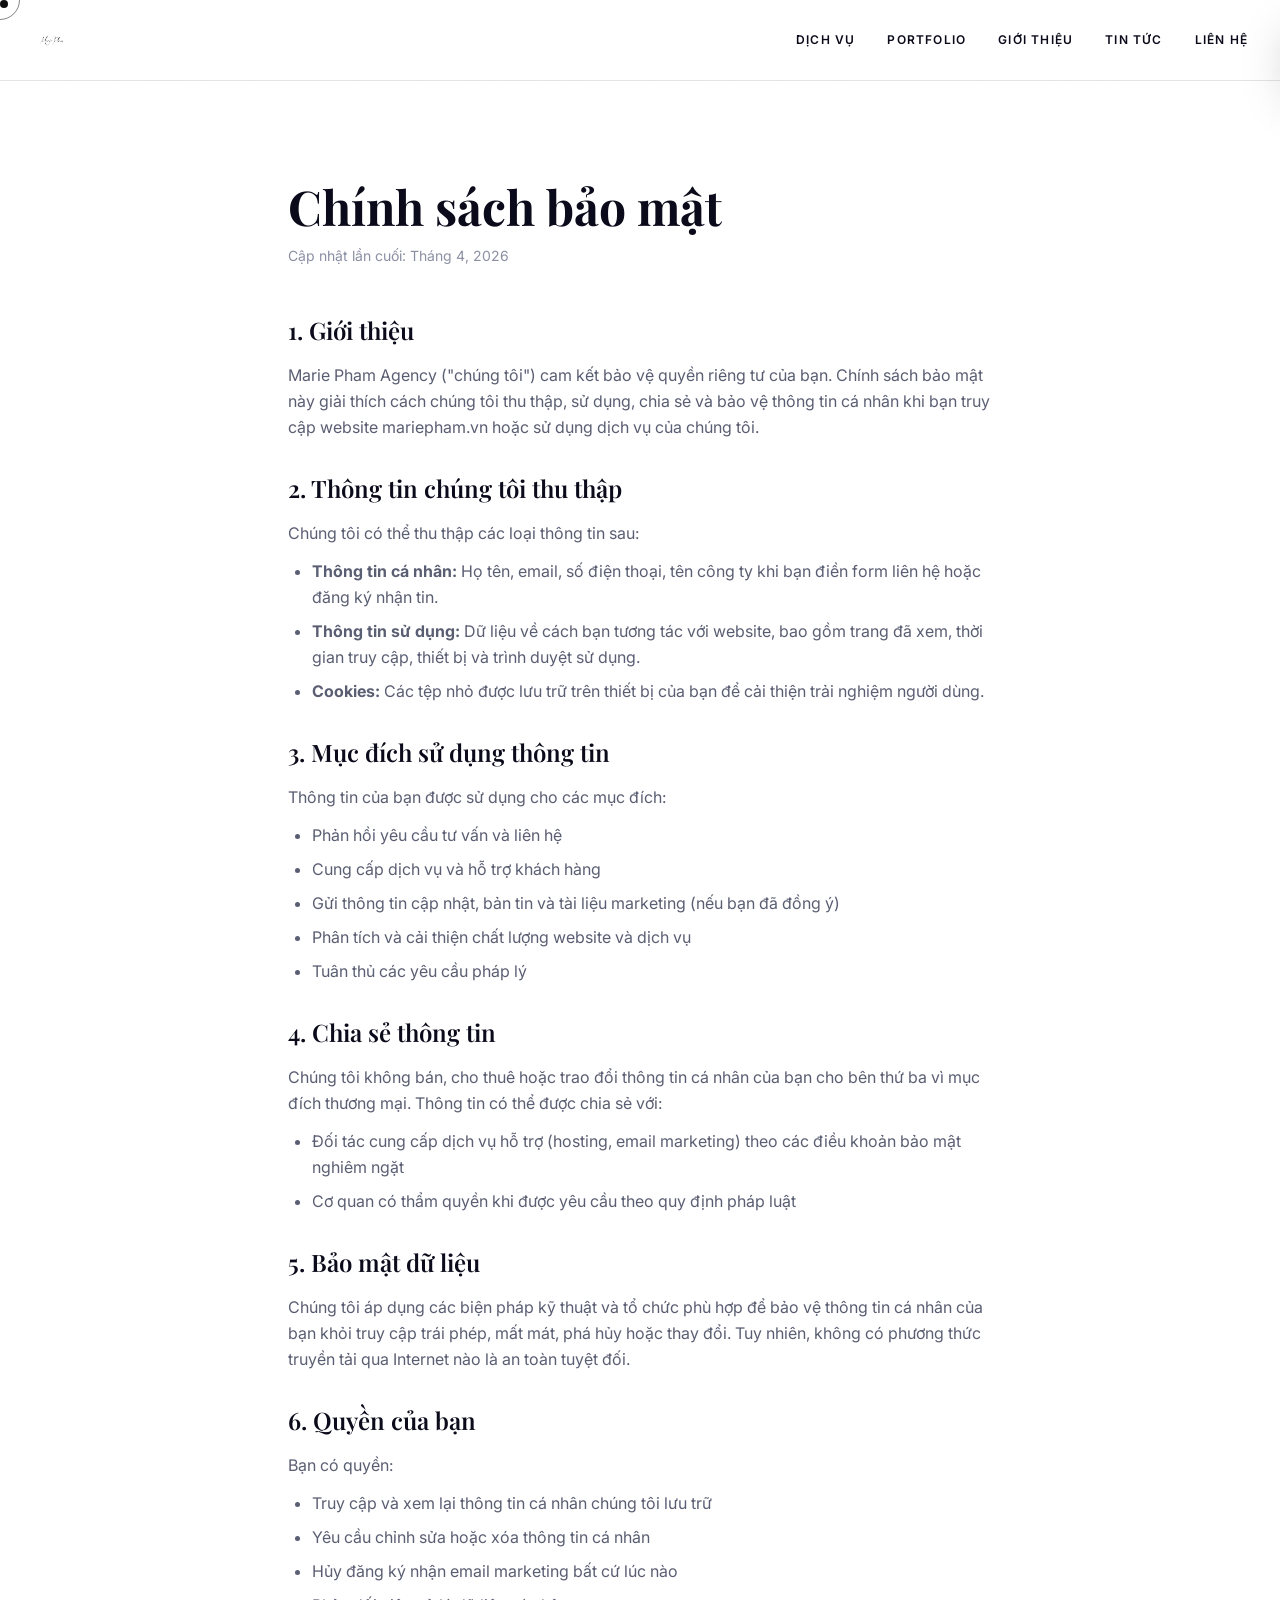
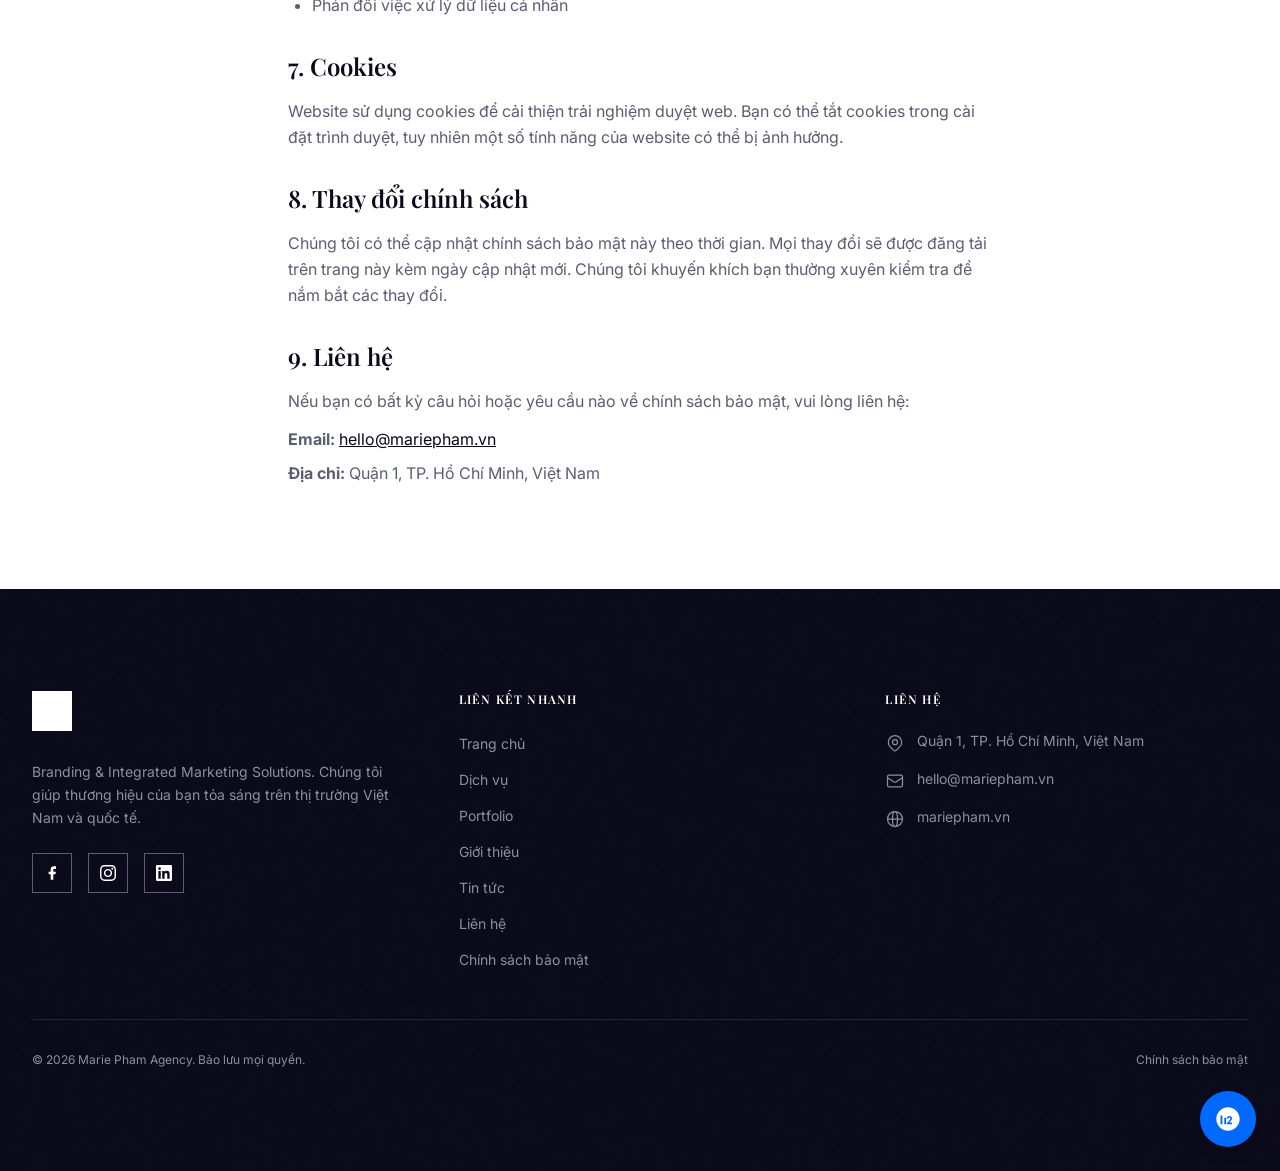
<file: chinh-sach-bao-mat/index.html>
<!DOCTYPE html><html lang="vi"> <head><meta charset="UTF-8"><meta name="viewport" content="width=device-width, initial-scale=1.0"><meta name="description" content="Chính sách bảo mật của Marie Pham Agency — cam kết bảo vệ thông tin cá nhân của khách hàng và người dùng website."><meta name="generator" content="Astro v6.1.10"><link rel="canonical" href="https://mariepham.vn/chinh-sach-bao-mat/"><link rel="icon" type="image/svg+xml" href="/favicon.svg"><link rel="icon" type="image/x-icon" href="/favicon.ico"><meta property="og:title" content="Chính sách bảo mật | Marie Pham Agency"><meta property="og:description" content="Chính sách bảo mật của Marie Pham Agency — cam kết bảo vệ thông tin cá nhân của khách hàng và người dùng website."><meta property="og:image" content="https://mariepham.vn/images/hero-dark.jpg"><meta property="og:url" content="https://mariepham.vn/chinh-sach-bao-mat/"><meta property="og:type" content="website"><meta property="og:locale" content="vi_VN"><meta name="twitter:card" content="summary_large_image"><link rel="preconnect" href="https://fonts.googleapis.com"><link rel="preconnect" href="https://fonts.gstatic.com" crossorigin><link href="https://fonts.googleapis.com/css2?family=Inter:wght@300;400;500;600;700&family=Playfair+Display:ital,wght@0,400;0,500;0,600;0,700;1,400;1,500&display=swap" rel="stylesheet"><title>Chính sách bảo mật | Marie Pham Agency</title><meta name="astro-view-transitions-enabled" content="true"><meta name="astro-view-transitions-fallback" content="animate"><script type="module" src="/_astro/ClientRouter.astro_astro_type_script_index_0_lang.j56hQv-j.js"></script><link rel="stylesheet" href="/_astro/Layout.DgjwpuRf.css"></head> <body class="bg-brand-white text-brand-black antialiased"> <!-- Branded intro loader --> <div id="intro-loader" class="intro-loader"> <div class="intro-inner"> <div class="intro-line"></div> <span class="intro-text">Marie Pham</span> <span class="intro-sub">Agency</span> <div class="intro-line"></div> </div> </div> <div class="cursor-dot" id="cursor-dot"></div> <div class="cursor-ring" id="cursor-ring"></div> <!-- Cursor sparkle canvas --> <canvas id="sparkle-canvas" class="sparkle-canvas"></canvas> <header id="site-header" class="fixed top-0 left-0 right-0 z-50 transition-all duration-500 border-b header-solid"> <div class="max-w-7xl mx-auto px-4 sm:px-6 lg:px-8"> <div class="flex items-center justify-between h-20"> <!-- Logo --> <a href="/" class="flex items-center"> <img id="header-logo" src="/images/client-logo.jpg" alt="Marie Pham" class="h-10 w-auto"> </a> <!-- Desktop Navigation --> <nav class="hidden lg:flex items-center gap-8" aria-label="Main navigation"> <a href="/dich-vu" class="nav-link text-xs font-semibold uppercase tracking-widest transition-colors duration-400"> Dịch vụ </a><a href="/portfolio" class="nav-link text-xs font-semibold uppercase tracking-widest transition-colors duration-400"> Portfolio </a><a href="/gioi-thieu" class="nav-link text-xs font-semibold uppercase tracking-widest transition-colors duration-400"> Giới thiệu </a><a href="/tin-tuc" class="nav-link text-xs font-semibold uppercase tracking-widest transition-colors duration-400"> Tin tức </a><a href="/lien-he" class="nav-link text-xs font-semibold uppercase tracking-widest transition-colors duration-400"> Liên hệ </a> </nav> <!-- Mobile Menu Button --> <button id="menu-toggle" class="lg:hidden flex flex-col items-center justify-center w-10 h-10 gap-1.5" aria-label="Toggle menu" aria-expanded="false"> <span class="menu-bar block w-6 h-0.5 transition-all duration-300" id="bar1"></span> <span class="menu-bar block w-6 h-0.5 transition-all duration-300" id="bar2"></span> <span class="menu-bar block w-4 h-0.5 transition-all duration-300 ml-auto" id="bar3"></span> </button> </div> </div> <!-- Mobile Menu --> <div id="mobile-menu" class="mobile-menu fixed top-0 right-0 w-80 h-full bg-brand-white z-50 shadow-2xl flex flex-col"> <div class="flex items-center justify-between px-6 h-20 border-b border-brand-gray-200"> <img src="/images/client-logo.jpg" alt="Marie Pham" class="h-8 w-auto"> <button id="menu-close" class="w-10 h-10 flex items-center justify-center" aria-label="Close menu"> <svg class="w-6 h-6" fill="none" stroke="currentColor" viewBox="0 0 24 24"> <path stroke-linecap="round" stroke-linejoin="round" stroke-width="1.5" d="M6 18L18 6M6 6l12 12"></path> </svg> </button> </div> <nav class="flex flex-col px-6 py-8 gap-6" aria-label="Mobile navigation"> <a href="/" class="text-sm font-semibold uppercase tracking-widest text-brand-black hover:text-brand-gray-400 transition-colors duration-300">
Trang chủ
</a> <a href="/dich-vu" class="text-sm font-semibold uppercase tracking-widest text-brand-black hover:text-brand-gray-400 transition-colors duration-300"> Dịch vụ </a><a href="/portfolio" class="text-sm font-semibold uppercase tracking-widest text-brand-black hover:text-brand-gray-400 transition-colors duration-300"> Portfolio </a><a href="/gioi-thieu" class="text-sm font-semibold uppercase tracking-widest text-brand-black hover:text-brand-gray-400 transition-colors duration-300"> Giới thiệu </a><a href="/tin-tuc" class="text-sm font-semibold uppercase tracking-widest text-brand-black hover:text-brand-gray-400 transition-colors duration-300"> Tin tức </a><a href="/lien-he" class="text-sm font-semibold uppercase tracking-widest text-brand-black hover:text-brand-gray-400 transition-colors duration-300"> Liên hệ </a> </nav> </div> <!-- Overlay --> <div id="menu-overlay" class="fixed inset-0 bg-black/50 z-40 hidden"></div> </header> <!-- Spacer for fixed header --> <div id="header-spacer" class="h-20"></div> <script type="module">const c=document.getElementById("menu-toggle"),i=document.getElementById("menu-close"),s=document.getElementById("mobile-menu"),o=document.getElementById("menu-overlay"),e=document.getElementById("site-header"),t=document.getElementById("header-logo"),n=document.getElementById("header-spacer");function r(){s?.classList.add("open"),o?.classList.remove("hidden"),document.body.style.overflow="hidden"}function d(){s?.classList.remove("open"),o?.classList.add("hidden"),document.body.style.overflow=""}c?.addEventListener("click",r);i?.addEventListener("click",d);o?.addEventListener("click",d);s?.querySelectorAll("a").forEach(a=>{a.addEventListener("click",d)});const m=window.location.pathname==="/"||window.location.pathname==="";function l(){e&&(m&&window.scrollY<80?(e.classList.remove("header-solid"),e.classList.add("header-transparent"),t&&(t.style.filter="brightness(0) invert(1)"),n&&(n.style.display="none")):(e.classList.remove("header-transparent"),e.classList.add("header-solid"),t&&(t.style.filter=""),n&&(n.style.display="")))}l();window.addEventListener("scroll",l,{passive:!0});</script> <main>  <section class="section-padding bg-brand-white"> <div class="max-w-3xl mx-auto px-4 sm:px-6 lg:px-8"> <h1 class="font-heading text-4xl md:text-5xl font-bold mb-4 fade-in">Chính sách bảo mật</h1> <p class="text-brand-gray-400 text-sm mb-12 fade-in">Cập nhật lần cuối: Tháng 4, 2026</p> <div class="prose prose-lg max-w-none text-brand-gray-600 leading-relaxed space-y-8 fade-in"> <section> <h2 class="font-heading text-2xl font-semibold text-brand-black mb-4">1. Giới thiệu</h2> <p>
Marie Pham Agency ("chúng tôi") cam kết bảo vệ quyền riêng tư của bạn. Chính sách bảo mật này giải thích cách chúng tôi thu thập, sử dụng, chia sẻ và bảo vệ thông tin cá nhân khi bạn truy cập website mariepham.vn hoặc sử dụng dịch vụ của chúng tôi.
</p> </section> <section> <h2 class="font-heading text-2xl font-semibold text-brand-black mb-4">2. Thông tin chúng tôi thu thập</h2> <p>Chúng tôi có thể thu thập các loại thông tin sau:</p> <ul class="list-disc pl-6 space-y-2 mt-3"> <li><strong>Thông tin cá nhân:</strong> Họ tên, email, số điện thoại, tên công ty khi bạn điền form liên hệ hoặc đăng ký nhận tin.</li> <li><strong>Thông tin sử dụng:</strong> Dữ liệu về cách bạn tương tác với website, bao gồm trang đã xem, thời gian truy cập, thiết bị và trình duyệt sử dụng.</li> <li><strong>Cookies:</strong> Các tệp nhỏ được lưu trữ trên thiết bị của bạn để cải thiện trải nghiệm người dùng.</li> </ul> </section> <section> <h2 class="font-heading text-2xl font-semibold text-brand-black mb-4">3. Mục đích sử dụng thông tin</h2> <p>Thông tin của bạn được sử dụng cho các mục đích:</p> <ul class="list-disc pl-6 space-y-2 mt-3"> <li>Phản hồi yêu cầu tư vấn và liên hệ</li> <li>Cung cấp dịch vụ và hỗ trợ khách hàng</li> <li>Gửi thông tin cập nhật, bản tin và tài liệu marketing (nếu bạn đã đồng ý)</li> <li>Phân tích và cải thiện chất lượng website và dịch vụ</li> <li>Tuân thủ các yêu cầu pháp lý</li> </ul> </section> <section> <h2 class="font-heading text-2xl font-semibold text-brand-black mb-4">4. Chia sẻ thông tin</h2> <p>
Chúng tôi không bán, cho thuê hoặc trao đổi thông tin cá nhân của bạn cho bên thứ ba vì mục đích thương mại. Thông tin có thể được chia sẻ với:
</p> <ul class="list-disc pl-6 space-y-2 mt-3"> <li>Đối tác cung cấp dịch vụ hỗ trợ (hosting, email marketing) theo các điều khoản bảo mật nghiêm ngặt</li> <li>Cơ quan có thẩm quyền khi được yêu cầu theo quy định pháp luật</li> </ul> </section> <section> <h2 class="font-heading text-2xl font-semibold text-brand-black mb-4">5. Bảo mật dữ liệu</h2> <p>
Chúng tôi áp dụng các biện pháp kỹ thuật và tổ chức phù hợp để bảo vệ thông tin cá nhân của bạn khỏi truy cập trái phép, mất mát, phá hủy hoặc thay đổi. Tuy nhiên, không có phương thức truyền tải qua Internet nào là an toàn tuyệt đối.
</p> </section> <section> <h2 class="font-heading text-2xl font-semibold text-brand-black mb-4">6. Quyền của bạn</h2> <p>Bạn có quyền:</p> <ul class="list-disc pl-6 space-y-2 mt-3"> <li>Truy cập và xem lại thông tin cá nhân chúng tôi lưu trữ</li> <li>Yêu cầu chỉnh sửa hoặc xóa thông tin cá nhân</li> <li>Hủy đăng ký nhận email marketing bất cứ lúc nào</li> <li>Phản đối việc xử lý dữ liệu cá nhân</li> </ul> </section> <section> <h2 class="font-heading text-2xl font-semibold text-brand-black mb-4">7. Cookies</h2> <p>
Website sử dụng cookies để cải thiện trải nghiệm duyệt web. Bạn có thể tắt cookies trong cài đặt trình duyệt, tuy nhiên một số tính năng của website có thể bị ảnh hưởng.
</p> </section> <section> <h2 class="font-heading text-2xl font-semibold text-brand-black mb-4">8. Thay đổi chính sách</h2> <p>
Chúng tôi có thể cập nhật chính sách bảo mật này theo thời gian. Mọi thay đổi sẽ được đăng tải trên trang này kèm ngày cập nhật mới. Chúng tôi khuyến khích bạn thường xuyên kiểm tra để nắm bắt các thay đổi.
</p> </section> <section> <h2 class="font-heading text-2xl font-semibold text-brand-black mb-4">9. Liên hệ</h2> <p>
Nếu bạn có bất kỳ câu hỏi hoặc yêu cầu nào về chính sách bảo mật, vui lòng liên hệ:
</p> <ul class="list-none space-y-2 mt-3"> <li><strong>Email:</strong> <a href="mailto:hello@mariepham.vn" class="text-brand-black underline hover:no-underline">hello@mariepham.vn</a></li> <li><strong>Địa chỉ:</strong> Quận 1, TP. Hồ Chí Minh, Việt Nam</li> </ul> </section> </div> </div> </section>  </main> <footer class="bg-brand-black text-white"> <div class="max-w-7xl mx-auto px-4 sm:px-6 lg:px-8 section-padding"> <div class="grid grid-cols-1 sm:grid-cols-2 md:grid-cols-3 gap-10 sm:gap-12 lg:gap-16"> <!-- About --> <div class="sm:col-span-2 md:col-span-1"> <a href="/" class="inline-block mb-5 sm:mb-6"> <img src="/images/client-logo.jpg" alt="Marie Pham" class="h-8 sm:h-10 w-auto" style="filter: brightness(0) invert(1);"> </a> <p class="text-brand-gray-400 text-xs sm:text-sm leading-relaxed mb-5 sm:mb-6">
Branding & Integrated Marketing Solutions. Chúng tôi giúp thương hiệu của bạn tỏa sáng trên thị trường Việt Nam và quốc tế.
</p> <div class="flex gap-3 sm:gap-4"> <a href="https://facebook.com/mariepham.vn" target="_blank" rel="noopener noreferrer" class="footer-social w-10 h-10 border border-brand-gray-600 flex items-center justify-center hover:bg-white hover:text-brand-black transition-all duration-400" aria-label="Facebook"> <svg class="w-4 h-4" fill="currentColor" viewBox="0 0 24 24"><path d="M18 2h-3a5 5 0 00-5 5v3H7v4h3v8h4v-8h3l1-4h-4V7a1 1 0 011-1h3z"></path></svg> </a> <a href="https://instagram.com/mariepham.vn" target="_blank" rel="noopener noreferrer" class="footer-social w-10 h-10 border border-brand-gray-600 flex items-center justify-center hover:bg-white hover:text-brand-black transition-all duration-400" aria-label="Instagram"> <svg class="w-4 h-4" fill="currentColor" viewBox="0 0 24 24"><path d="M12 2.163c3.204 0 3.584.012 4.85.07 3.252.148 4.771 1.691 4.919 4.919.058 1.265.069 1.645.069 4.849 0 3.205-.012 3.584-.069 4.849-.149 3.225-1.664 4.771-4.919 4.919-1.266.058-1.644.07-4.85.07-3.204 0-3.584-.012-4.849-.07-3.26-.149-4.771-1.699-4.919-4.92-.058-1.265-.07-1.644-.07-4.849 0-3.204.013-3.583.07-4.849.149-3.227 1.664-4.771 4.919-4.919 1.266-.057 1.645-.069 4.849-.069zm0-2.163c-3.259 0-3.667.014-4.947.072-4.358.2-6.78 2.618-6.98 6.98-.059 1.281-.073 1.689-.073 4.948 0 3.259.014 3.668.072 4.948.2 4.358 2.618 6.78 6.98 6.98 1.281.058 1.689.072 4.948.072 3.259 0 3.668-.014 4.948-.072 4.354-.2 6.782-2.618 6.979-6.98.059-1.28.073-1.689.073-4.948 0-3.259-.014-3.667-.072-4.947-.196-4.354-2.617-6.78-6.979-6.98-1.281-.059-1.69-.073-4.949-.073zm0 5.838c-3.403 0-6.162 2.759-6.162 6.162s2.759 6.163 6.162 6.163 6.162-2.759 6.162-6.163c0-3.403-2.759-6.162-6.162-6.162zm0 10.162c-2.209 0-4-1.79-4-4 0-2.209 1.791-4 4-4s4 1.791 4 4c0 2.21-1.791 4-4 4zm6.406-11.845c-.796 0-1.441.645-1.441 1.44s.645 1.44 1.441 1.44c.795 0 1.439-.645 1.439-1.44s-.644-1.44-1.439-1.44z"></path></svg> </a> <a href="https://linkedin.com/company/mariepham" target="_blank" rel="noopener noreferrer" class="footer-social w-10 h-10 border border-brand-gray-600 flex items-center justify-center hover:bg-white hover:text-brand-black transition-all duration-400" aria-label="LinkedIn"> <svg class="w-4 h-4" fill="currentColor" viewBox="0 0 24 24"><path d="M20.447 20.452h-3.554v-5.569c0-1.328-.027-3.037-1.852-3.037-1.853 0-2.136 1.445-2.136 2.939v5.667H9.351V9h3.414v1.561h.046c.477-.9 1.637-1.85 3.37-1.85 3.601 0 4.267 2.37 4.267 5.455v6.286zM5.337 7.433c-1.144 0-2.063-.926-2.063-2.065 0-1.138.92-2.063 2.063-2.063 1.14 0 2.064.925 2.064 2.063 0 1.139-.925 2.065-2.064 2.065zm1.782 13.019H3.555V9h3.564v11.452zM22.225 0H1.771C.792 0 0 .774 0 1.729v20.542C0 23.227.792 24 1.771 24h20.451C23.2 24 24 23.227 24 22.271V1.729C24 .774 23.2 0 22.222 0h.003z"></path></svg> </a> </div> </div> <!-- Quick Links --> <div> <h4 class="text-[0.65rem] sm:text-xs font-semibold uppercase tracking-widest mb-5 sm:mb-6">Liên kết nhanh</h4> <ul class="space-y-2 sm:space-y-3"> <li> <a href="/" class="text-brand-gray-400 text-xs sm:text-sm hover:text-brand-accent transition-colors duration-300"> Trang chủ </a> </li><li> <a href="/dich-vu" class="text-brand-gray-400 text-xs sm:text-sm hover:text-brand-accent transition-colors duration-300"> Dịch vụ </a> </li><li> <a href="/portfolio" class="text-brand-gray-400 text-xs sm:text-sm hover:text-brand-accent transition-colors duration-300"> Portfolio </a> </li><li> <a href="/gioi-thieu" class="text-brand-gray-400 text-xs sm:text-sm hover:text-brand-accent transition-colors duration-300"> Giới thiệu </a> </li><li> <a href="/tin-tuc" class="text-brand-gray-400 text-xs sm:text-sm hover:text-brand-accent transition-colors duration-300"> Tin tức </a> </li><li> <a href="/lien-he" class="text-brand-gray-400 text-xs sm:text-sm hover:text-brand-accent transition-colors duration-300"> Liên hệ </a> </li><li> <a href="/chinh-sach-bao-mat" class="text-brand-gray-400 text-xs sm:text-sm hover:text-brand-accent transition-colors duration-300"> Chính sách bảo mật </a> </li> </ul> </div> <!-- Contact Info --> <div> <h4 class="text-[0.65rem] sm:text-xs font-semibold uppercase tracking-widest mb-5 sm:mb-6">Liên hệ</h4> <ul class="space-y-3 sm:space-y-4 text-xs sm:text-sm text-brand-gray-400"> <li class="flex items-start gap-3"> <svg class="w-4 h-4 sm:w-5 sm:h-5 mt-0.5 shrink-0" fill="none" stroke="currentColor" viewBox="0 0 24 24"> <path stroke-linecap="round" stroke-linejoin="round" stroke-width="1.5" d="M17.657 16.657L13.414 20.9a1.998 1.998 0 01-2.827 0l-4.244-4.243a8 8 0 1111.314 0z"></path> <path stroke-linecap="round" stroke-linejoin="round" stroke-width="1.5" d="M15 11a3 3 0 11-6 0 3 3 0 016 0z"></path> </svg> <span>Quận 1, TP. Hồ Chí Minh, Việt Nam</span> </li> <li class="flex items-start gap-3"> <svg class="w-4 h-4 sm:w-5 sm:h-5 mt-0.5 shrink-0" fill="none" stroke="currentColor" viewBox="0 0 24 24"> <path stroke-linecap="round" stroke-linejoin="round" stroke-width="1.5" d="M3 8l7.89 5.26a2 2 0 002.22 0L21 8M5 19h14a2 2 0 002-2V7a2 2 0 00-2-2H5a2 2 0 00-2 2v10a2 2 0 002 2z"></path> </svg> <a href="mailto:hello@mariepham.vn" class="hover:text-brand-accent transition-colors">hello@mariepham.vn</a> </li> <li class="flex items-start gap-3"> <svg class="w-4 h-4 sm:w-5 sm:h-5 mt-0.5 shrink-0" fill="none" stroke="currentColor" viewBox="0 0 24 24"> <path stroke-linecap="round" stroke-linejoin="round" stroke-width="1.5" d="M21 12a9 9 0 01-9 9m9-9a9 9 0 00-9-9m9 9H3m9 9a9 9 0 01-9-9m9 9c1.657 0 3-4.03 3-9s-1.343-9-3-9m0 18c-1.657 0-3-4.03-3-9s1.343-9 3-9m-9 9a9 9 0 019-9"></path> </svg> <a href="https://mariepham.vn" class="hover:text-brand-accent transition-colors">mariepham.vn</a> </li> </ul> </div> </div> <!-- Bottom Bar --> <div class="border-t border-brand-gray-600/30 mt-10 sm:mt-12 pt-6 sm:pt-8 flex flex-col sm:flex-row items-center justify-between gap-3 sm:gap-4"> <p class="text-brand-gray-400 text-[0.6rem] sm:text-xs">&copy; 2026 Marie Pham Agency. Bảo lưu mọi quyền.</p> <a href="/chinh-sach-bao-mat" class="text-brand-gray-400 text-[0.6rem] sm:text-xs hover:text-brand-accent transition-colors">Chính sách bảo mật</a> </div> </div> </footer> <a href="https://zalo.me/mariepham" target="_blank" rel="noopener noreferrer" class="zalo-float fixed bottom-4 right-4 sm:bottom-6 sm:right-6 z-40 w-12 h-12 sm:w-14 sm:h-14 bg-brand-zalo rounded-full flex items-center justify-center shadow-lg hover:shadow-xl hover:scale-110 active:scale-95 transition-all duration-300" aria-label="Chat Zalo"> <svg class="w-6 h-6 sm:w-7 sm:h-7 text-white" viewBox="0 0 48 48" fill="currentColor"> <path d="M24 4C12.954 4 4 12.954 4 24s8.954 20 20 20 20-8.954 20-20S35.046 4 24 4zm-3.2 28.8h-3.2V22h3.2v10.8zm8 0H22v-1.6l4.8-5.6c.8-1 1.2-1.6 1.2-2.4 0-1-.6-1.6-1.6-1.6-.8 0-1.6.6-1.6 1.6h-3c0-2.6 2-4.4 4.6-4.4 2.8 0 4.6 1.6 4.6 4 0 1.4-.6 2.6-2 4.2l-2.8 3.2h4.6v2.6zm-14.4 0h-3.2V18h3.2v14.8z"></path> </svg> </a> <script type="module" src="/_astro/ScrollAnimation.astro_astro_type_script_index_0_lang.CWOion8c.js"></script> </body></html>
</file>
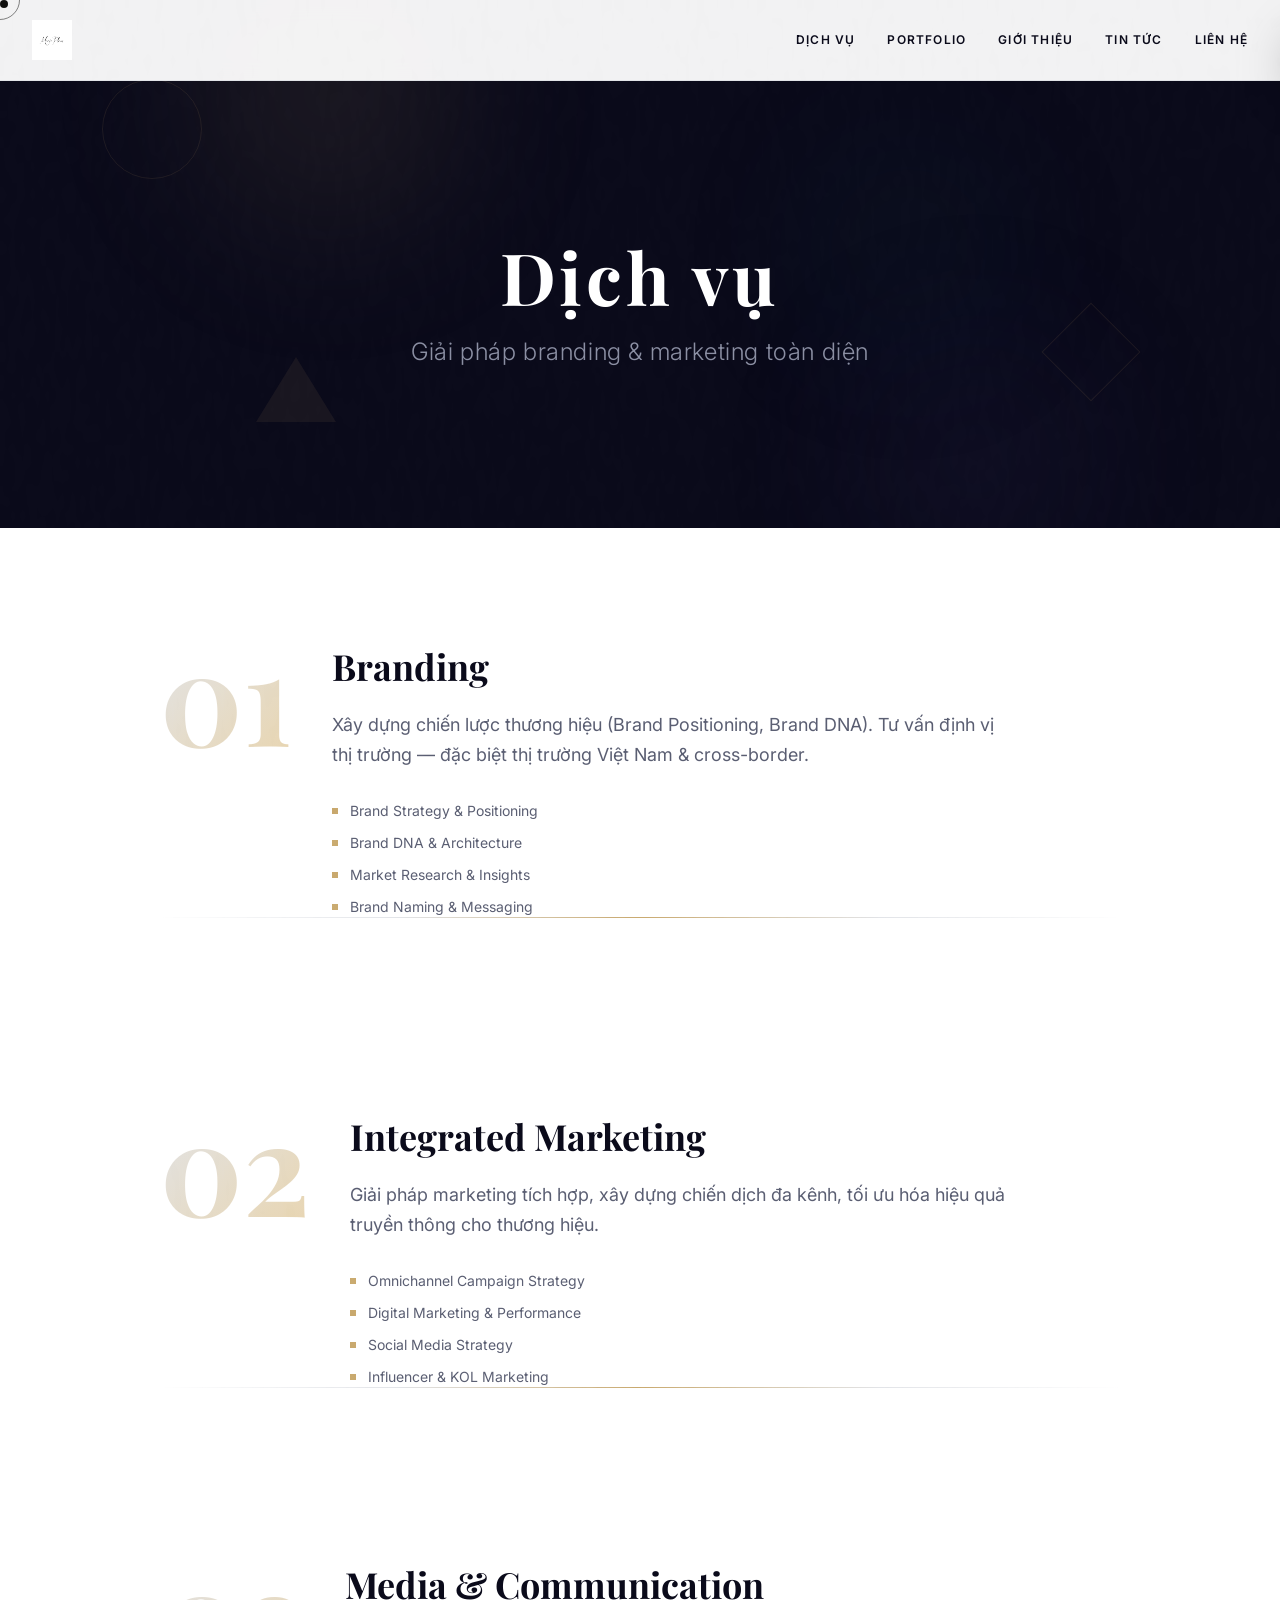
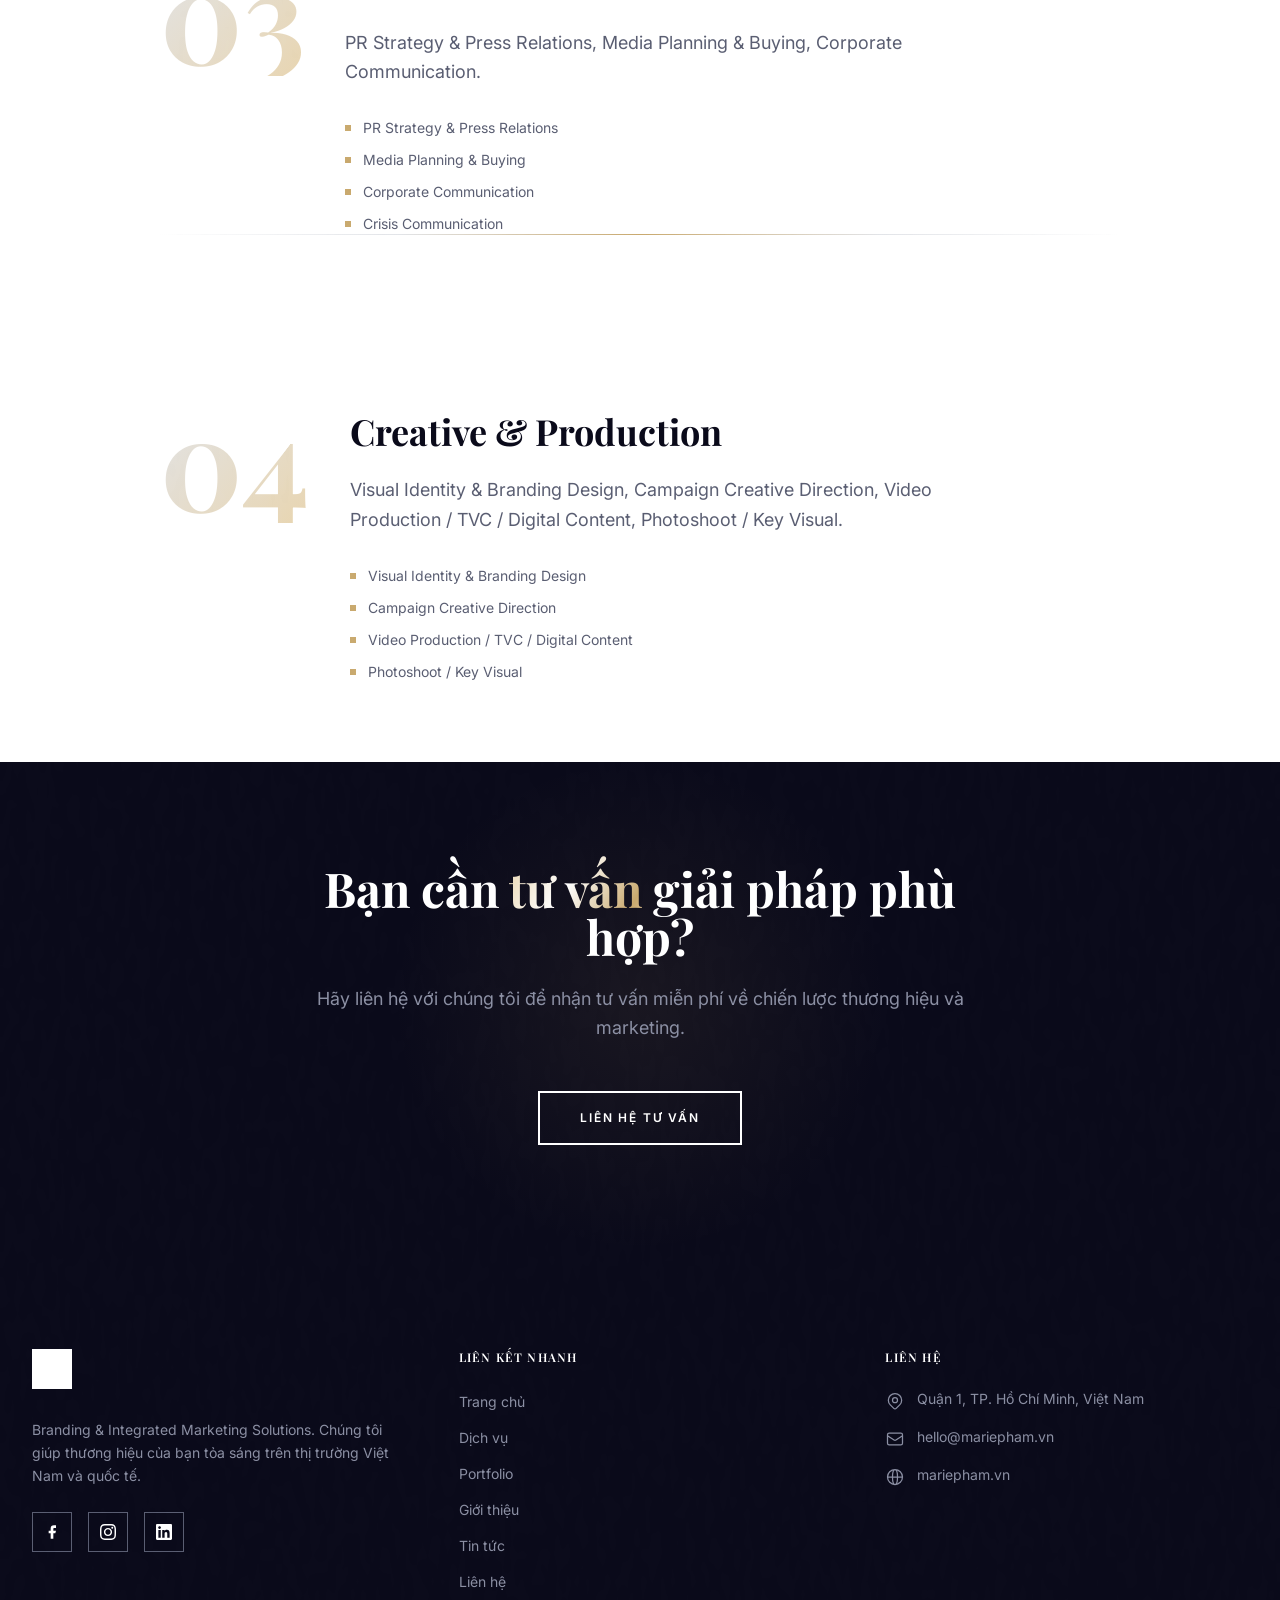
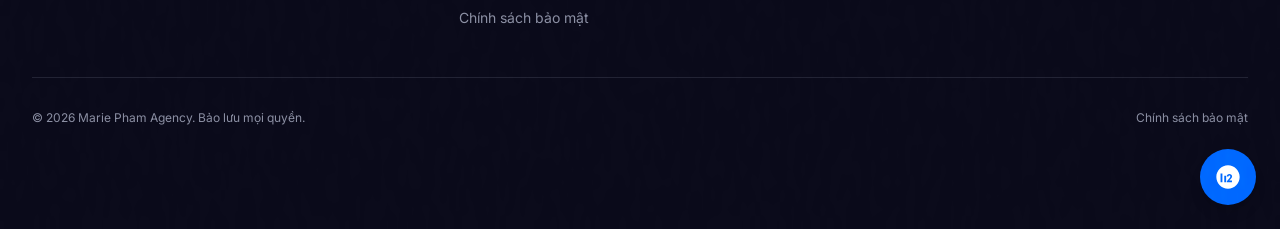
<file: dich-vu/index.html>
<!DOCTYPE html><html lang="vi"> <head><meta charset="UTF-8"><meta name="viewport" content="width=device-width, initial-scale=1.0"><meta name="description" content="Dịch vụ branding, marketing tích hợp, truyền thông và sáng tạo tại Marie Pham Agency. Tư vấn chiến lược thương hiệu chuyên nghiệp cho doanh nghiệp Việt Nam."><meta name="generator" content="Astro v6.1.10"><link rel="canonical" href="https://mariepham.vn/dich-vu/"><link rel="icon" type="image/svg+xml" href="/favicon.svg"><link rel="icon" type="image/x-icon" href="/favicon.ico"><meta property="og:title" content="Dịch vụ | Marie Pham Agency"><meta property="og:description" content="Dịch vụ branding, marketing tích hợp, truyền thông và sáng tạo tại Marie Pham Agency. Tư vấn chiến lược thương hiệu chuyên nghiệp cho doanh nghiệp Việt Nam."><meta property="og:image" content="https://mariepham.vn/images/hero-dark.jpg"><meta property="og:url" content="https://mariepham.vn/dich-vu/"><meta property="og:type" content="website"><meta property="og:locale" content="vi_VN"><meta name="twitter:card" content="summary_large_image"><link rel="preconnect" href="https://fonts.googleapis.com"><link rel="preconnect" href="https://fonts.gstatic.com" crossorigin><link href="https://fonts.googleapis.com/css2?family=Inter:wght@300;400;500;600;700&family=Playfair+Display:ital,wght@0,400;0,500;0,600;0,700;1,400;1,500&display=swap" rel="stylesheet"><title>Dịch vụ | Marie Pham Agency</title><meta name="astro-view-transitions-enabled" content="true"><meta name="astro-view-transitions-fallback" content="animate"><script type="module" src="/_astro/ClientRouter.astro_astro_type_script_index_0_lang.j56hQv-j.js"></script><link rel="stylesheet" href="/_astro/Layout.DgjwpuRf.css"></head> <body class="bg-brand-white text-brand-black antialiased"> <!-- Branded intro loader --> <div id="intro-loader" class="intro-loader"> <div class="intro-inner"> <div class="intro-line"></div> <span class="intro-text">Marie Pham</span> <span class="intro-sub">Agency</span> <div class="intro-line"></div> </div> </div> <div class="cursor-dot" id="cursor-dot"></div> <div class="cursor-ring" id="cursor-ring"></div> <!-- Cursor sparkle canvas --> <canvas id="sparkle-canvas" class="sparkle-canvas"></canvas> <header id="site-header" class="fixed top-0 left-0 right-0 z-50 transition-all duration-500 border-b header-solid"> <div class="max-w-7xl mx-auto px-4 sm:px-6 lg:px-8"> <div class="flex items-center justify-between h-20"> <!-- Logo --> <a href="/" class="flex items-center"> <img id="header-logo" src="/images/client-logo.jpg" alt="Marie Pham" class="h-10 w-auto"> </a> <!-- Desktop Navigation --> <nav class="hidden lg:flex items-center gap-8" aria-label="Main navigation"> <a href="/dich-vu" class="nav-link text-xs font-semibold uppercase tracking-widest transition-colors duration-400"> Dịch vụ </a><a href="/portfolio" class="nav-link text-xs font-semibold uppercase tracking-widest transition-colors duration-400"> Portfolio </a><a href="/gioi-thieu" class="nav-link text-xs font-semibold uppercase tracking-widest transition-colors duration-400"> Giới thiệu </a><a href="/tin-tuc" class="nav-link text-xs font-semibold uppercase tracking-widest transition-colors duration-400"> Tin tức </a><a href="/lien-he" class="nav-link text-xs font-semibold uppercase tracking-widest transition-colors duration-400"> Liên hệ </a> </nav> <!-- Mobile Menu Button --> <button id="menu-toggle" class="lg:hidden flex flex-col items-center justify-center w-10 h-10 gap-1.5" aria-label="Toggle menu" aria-expanded="false"> <span class="menu-bar block w-6 h-0.5 transition-all duration-300" id="bar1"></span> <span class="menu-bar block w-6 h-0.5 transition-all duration-300" id="bar2"></span> <span class="menu-bar block w-4 h-0.5 transition-all duration-300 ml-auto" id="bar3"></span> </button> </div> </div> <!-- Mobile Menu --> <div id="mobile-menu" class="mobile-menu fixed top-0 right-0 w-80 h-full bg-brand-white z-50 shadow-2xl flex flex-col"> <div class="flex items-center justify-between px-6 h-20 border-b border-brand-gray-200"> <img src="/images/client-logo.jpg" alt="Marie Pham" class="h-8 w-auto"> <button id="menu-close" class="w-10 h-10 flex items-center justify-center" aria-label="Close menu"> <svg class="w-6 h-6" fill="none" stroke="currentColor" viewBox="0 0 24 24"> <path stroke-linecap="round" stroke-linejoin="round" stroke-width="1.5" d="M6 18L18 6M6 6l12 12"></path> </svg> </button> </div> <nav class="flex flex-col px-6 py-8 gap-6" aria-label="Mobile navigation"> <a href="/" class="text-sm font-semibold uppercase tracking-widest text-brand-black hover:text-brand-gray-400 transition-colors duration-300">
Trang chủ
</a> <a href="/dich-vu" class="text-sm font-semibold uppercase tracking-widest text-brand-black hover:text-brand-gray-400 transition-colors duration-300"> Dịch vụ </a><a href="/portfolio" class="text-sm font-semibold uppercase tracking-widest text-brand-black hover:text-brand-gray-400 transition-colors duration-300"> Portfolio </a><a href="/gioi-thieu" class="text-sm font-semibold uppercase tracking-widest text-brand-black hover:text-brand-gray-400 transition-colors duration-300"> Giới thiệu </a><a href="/tin-tuc" class="text-sm font-semibold uppercase tracking-widest text-brand-black hover:text-brand-gray-400 transition-colors duration-300"> Tin tức </a><a href="/lien-he" class="text-sm font-semibold uppercase tracking-widest text-brand-black hover:text-brand-gray-400 transition-colors duration-300"> Liên hệ </a> </nav> </div> <!-- Overlay --> <div id="menu-overlay" class="fixed inset-0 bg-black/50 z-40 hidden"></div> </header> <!-- Spacer for fixed header --> <div id="header-spacer" class="h-20"></div> <script type="module">const c=document.getElementById("menu-toggle"),i=document.getElementById("menu-close"),s=document.getElementById("mobile-menu"),o=document.getElementById("menu-overlay"),e=document.getElementById("site-header"),t=document.getElementById("header-logo"),n=document.getElementById("header-spacer");function r(){s?.classList.add("open"),o?.classList.remove("hidden"),document.body.style.overflow="hidden"}function d(){s?.classList.remove("open"),o?.classList.add("hidden"),document.body.style.overflow=""}c?.addEventListener("click",r);i?.addEventListener("click",d);o?.addEventListener("click",d);s?.querySelectorAll("a").forEach(a=>{a.addEventListener("click",d)});const m=window.location.pathname==="/"||window.location.pathname==="";function l(){e&&(m&&window.scrollY<80?(e.classList.remove("header-solid"),e.classList.add("header-transparent"),t&&(t.style.filter="brightness(0) invert(1)"),n&&(n.style.display="none")):(e.classList.remove("header-transparent"),e.classList.add("header-solid"),t&&(t.style.filter=""),n&&(n.style.display="")))}l();window.addEventListener("scroll",l,{passive:!0});</script> <main>  <section class="relative py-28 md:py-36 lg:py-40 bg-brand-black overflow-hidden -mt-20"><!-- Aurora blobs for all dark heroes --><div class="hero-aurora hero-aurora-mini"><div class="aurora-blob aurora-blob-1"></div><div class="aurora-blob aurora-blob-2"></div><div class="aurora-blob aurora-blob-3"></div></div><!-- Geometric shapes --><div class="geo-shapes"><div class="geo-shape geo-shape--circle"></div><div class="geo-shape geo-shape--square"></div><div class="geo-shape geo-shape--triangle"></div></div><div class="relative z-10 pt-20 text-center text-white px-4 max-w-4xl mx-auto"><h1 class="font-heading text-3xl sm:text-4xl md:text-5xl lg:text-6xl xl:text-7xl font-bold tracking-wider mb-4 md:mb-6 fade-in">Dịch vụ</h1><p class="text-base sm:text-lg md:text-xl lg:text-2xl font-light tracking-wide text-brand-gray-400 fade-in">Giải pháp branding &amp; marketing toàn diện</p></div></section>  <section class="section-padding bg-brand-white"> <div class="max-w-5xl mx-auto px-4 sm:px-6 lg:px-8"> <div class="fade-in"> <div class="flex flex-col sm:flex-row items-start gap-4 sm:gap-6 md:gap-10"> <span class="service-number">01</span> <div class="pt-0 sm:pt-2 md:pt-4"> <h2 class="font-heading text-xl sm:text-2xl md:text-3xl lg:text-4xl font-bold mb-4 sm:mb-6">Branding</h2> <p class="text-brand-gray-600 leading-relaxed text-sm sm:text-base md:text-lg mb-6 sm:mb-8 max-w-2xl">
Xây dựng chiến lược thương hiệu (Brand Positioning, Brand DNA). Tư vấn định vị thị trường — đặc biệt thị trường Việt Nam & cross-border.
</p> <ul class="space-y-3 text-sm text-brand-gray-600"> <li class="flex items-center gap-3"> <div class="w-1.5 h-1.5 bg-brand-accent shrink-0"></div>
Brand Strategy & Positioning
</li> <li class="flex items-center gap-3"> <div class="w-1.5 h-1.5 bg-brand-accent shrink-0"></div>
Brand DNA & Architecture
</li> <li class="flex items-center gap-3"> <div class="w-1.5 h-1.5 bg-brand-accent shrink-0"></div>
Market Research & Insights
</li> <li class="flex items-center gap-3"> <div class="w-1.5 h-1.5 bg-brand-accent shrink-0"></div>
Brand Naming & Messaging
</li> </ul> </div> </div> <div class="line-grow mt-10 sm:mt-12"></div> </div> </div> </section>  <section class="py-12 sm:py-16 md:py-20 bg-brand-white"> <div class="max-w-5xl mx-auto px-4 sm:px-6 lg:px-8"> <div class="fade-in"> <div class="flex flex-col sm:flex-row items-start gap-4 sm:gap-6 md:gap-10"> <span class="service-number">02</span> <div class="pt-0 sm:pt-2 md:pt-4"> <h2 class="font-heading text-xl sm:text-2xl md:text-3xl lg:text-4xl font-bold mb-4 sm:mb-6">Integrated Marketing</h2> <p class="text-brand-gray-600 leading-relaxed text-sm sm:text-base md:text-lg mb-6 sm:mb-8 max-w-2xl">
Giải pháp marketing tích hợp, xây dựng chiến dịch đa kênh, tối ưu hóa hiệu quả truyền thông cho thương hiệu.
</p> <ul class="space-y-3 text-sm text-brand-gray-600"> <li class="flex items-center gap-3"> <div class="w-1.5 h-1.5 bg-brand-accent shrink-0"></div>
Omnichannel Campaign Strategy
</li> <li class="flex items-center gap-3"> <div class="w-1.5 h-1.5 bg-brand-accent shrink-0"></div>
Digital Marketing & Performance
</li> <li class="flex items-center gap-3"> <div class="w-1.5 h-1.5 bg-brand-accent shrink-0"></div>
Social Media Strategy
</li> <li class="flex items-center gap-3"> <div class="w-1.5 h-1.5 bg-brand-accent shrink-0"></div>
Influencer & KOL Marketing
</li> </ul> </div> </div> <div class="line-grow mt-10 sm:mt-12"></div> </div> </div> </section>  <section class="py-12 sm:py-16 md:py-20 bg-brand-white"> <div class="max-w-5xl mx-auto px-4 sm:px-6 lg:px-8"> <div class="fade-in"> <div class="flex flex-col sm:flex-row items-start gap-4 sm:gap-6 md:gap-10"> <span class="service-number">03</span> <div class="pt-0 sm:pt-2 md:pt-4"> <h2 class="font-heading text-xl sm:text-2xl md:text-3xl lg:text-4xl font-bold mb-4 sm:mb-6">Media & Communication</h2> <p class="text-brand-gray-600 leading-relaxed text-sm sm:text-base md:text-lg mb-6 sm:mb-8 max-w-2xl">
PR Strategy & Press Relations, Media Planning & Buying, Corporate Communication.
</p> <ul class="space-y-3 text-sm text-brand-gray-600"> <li class="flex items-center gap-3"> <div class="w-1.5 h-1.5 bg-brand-accent shrink-0"></div>
PR Strategy & Press Relations
</li> <li class="flex items-center gap-3"> <div class="w-1.5 h-1.5 bg-brand-accent shrink-0"></div>
Media Planning & Buying
</li> <li class="flex items-center gap-3"> <div class="w-1.5 h-1.5 bg-brand-accent shrink-0"></div>
Corporate Communication
</li> <li class="flex items-center gap-3"> <div class="w-1.5 h-1.5 bg-brand-accent shrink-0"></div>
Crisis Communication
</li> </ul> </div> </div> <div class="line-grow mt-10 sm:mt-12"></div> </div> </div> </section>  <section class="py-12 sm:py-16 md:py-20 bg-brand-white"> <div class="max-w-5xl mx-auto px-4 sm:px-6 lg:px-8"> <div class="fade-in"> <div class="flex flex-col sm:flex-row items-start gap-4 sm:gap-6 md:gap-10"> <span class="service-number">04</span> <div class="pt-0 sm:pt-2 md:pt-4"> <h2 class="font-heading text-xl sm:text-2xl md:text-3xl lg:text-4xl font-bold mb-4 sm:mb-6">Creative & Production</h2> <p class="text-brand-gray-600 leading-relaxed text-sm sm:text-base md:text-lg mb-6 sm:mb-8 max-w-2xl">
Visual Identity & Branding Design, Campaign Creative Direction, Video Production / TVC / Digital Content, Photoshoot / Key Visual.
</p> <ul class="space-y-3 text-sm text-brand-gray-600"> <li class="flex items-center gap-3"> <div class="w-1.5 h-1.5 bg-brand-accent shrink-0"></div>
Visual Identity & Branding Design
</li> <li class="flex items-center gap-3"> <div class="w-1.5 h-1.5 bg-brand-accent shrink-0"></div>
Campaign Creative Direction
</li> <li class="flex items-center gap-3"> <div class="w-1.5 h-1.5 bg-brand-accent shrink-0"></div>
Video Production / TVC / Digital Content
</li> <li class="flex items-center gap-3"> <div class="w-1.5 h-1.5 bg-brand-accent shrink-0"></div>
Photoshoot / Key Visual
</li> </ul> </div> </div> </div> </div> </section>  <section class="section-padding bg-brand-black text-white text-center cta-glow"> <div class="max-w-3xl mx-auto px-4 sm:px-6 lg:px-8 fade-in"> <h2 class="font-heading text-2xl sm:text-3xl md:text-4xl lg:text-5xl font-bold mb-4 sm:mb-6">
Bạn cần <span class="text-shimmer">tư vấn</span> giải pháp phù hợp?
</h2> <p class="text-brand-gray-400 text-sm sm:text-base md:text-lg mb-8 sm:mb-12 leading-relaxed">
Hãy liên hệ với chúng tôi để nhận tư vấn miễn phí về chiến lược thương hiệu và marketing.
</p> <a href="/lien-he" class="btn btn-outline btn-magnetic">Liên hệ tư vấn</a> </div> </section>  </main> <footer class="bg-brand-black text-white"> <div class="max-w-7xl mx-auto px-4 sm:px-6 lg:px-8 section-padding"> <div class="grid grid-cols-1 sm:grid-cols-2 md:grid-cols-3 gap-10 sm:gap-12 lg:gap-16"> <!-- About --> <div class="sm:col-span-2 md:col-span-1"> <a href="/" class="inline-block mb-5 sm:mb-6"> <img src="/images/client-logo.jpg" alt="Marie Pham" class="h-8 sm:h-10 w-auto" style="filter: brightness(0) invert(1);"> </a> <p class="text-brand-gray-400 text-xs sm:text-sm leading-relaxed mb-5 sm:mb-6">
Branding & Integrated Marketing Solutions. Chúng tôi giúp thương hiệu của bạn tỏa sáng trên thị trường Việt Nam và quốc tế.
</p> <div class="flex gap-3 sm:gap-4"> <a href="https://facebook.com/mariepham.vn" target="_blank" rel="noopener noreferrer" class="footer-social w-10 h-10 border border-brand-gray-600 flex items-center justify-center hover:bg-white hover:text-brand-black transition-all duration-400" aria-label="Facebook"> <svg class="w-4 h-4" fill="currentColor" viewBox="0 0 24 24"><path d="M18 2h-3a5 5 0 00-5 5v3H7v4h3v8h4v-8h3l1-4h-4V7a1 1 0 011-1h3z"></path></svg> </a> <a href="https://instagram.com/mariepham.vn" target="_blank" rel="noopener noreferrer" class="footer-social w-10 h-10 border border-brand-gray-600 flex items-center justify-center hover:bg-white hover:text-brand-black transition-all duration-400" aria-label="Instagram"> <svg class="w-4 h-4" fill="currentColor" viewBox="0 0 24 24"><path d="M12 2.163c3.204 0 3.584.012 4.85.07 3.252.148 4.771 1.691 4.919 4.919.058 1.265.069 1.645.069 4.849 0 3.205-.012 3.584-.069 4.849-.149 3.225-1.664 4.771-4.919 4.919-1.266.058-1.644.07-4.85.07-3.204 0-3.584-.012-4.849-.07-3.26-.149-4.771-1.699-4.919-4.92-.058-1.265-.07-1.644-.07-4.849 0-3.204.013-3.583.07-4.849.149-3.227 1.664-4.771 4.919-4.919 1.266-.057 1.645-.069 4.849-.069zm0-2.163c-3.259 0-3.667.014-4.947.072-4.358.2-6.78 2.618-6.98 6.98-.059 1.281-.073 1.689-.073 4.948 0 3.259.014 3.668.072 4.948.2 4.358 2.618 6.78 6.98 6.98 1.281.058 1.689.072 4.948.072 3.259 0 3.668-.014 4.948-.072 4.354-.2 6.782-2.618 6.979-6.98.059-1.28.073-1.689.073-4.948 0-3.259-.014-3.667-.072-4.947-.196-4.354-2.617-6.78-6.979-6.98-1.281-.059-1.69-.073-4.949-.073zm0 5.838c-3.403 0-6.162 2.759-6.162 6.162s2.759 6.163 6.162 6.163 6.162-2.759 6.162-6.163c0-3.403-2.759-6.162-6.162-6.162zm0 10.162c-2.209 0-4-1.79-4-4 0-2.209 1.791-4 4-4s4 1.791 4 4c0 2.21-1.791 4-4 4zm6.406-11.845c-.796 0-1.441.645-1.441 1.44s.645 1.44 1.441 1.44c.795 0 1.439-.645 1.439-1.44s-.644-1.44-1.439-1.44z"></path></svg> </a> <a href="https://linkedin.com/company/mariepham" target="_blank" rel="noopener noreferrer" class="footer-social w-10 h-10 border border-brand-gray-600 flex items-center justify-center hover:bg-white hover:text-brand-black transition-all duration-400" aria-label="LinkedIn"> <svg class="w-4 h-4" fill="currentColor" viewBox="0 0 24 24"><path d="M20.447 20.452h-3.554v-5.569c0-1.328-.027-3.037-1.852-3.037-1.853 0-2.136 1.445-2.136 2.939v5.667H9.351V9h3.414v1.561h.046c.477-.9 1.637-1.85 3.37-1.85 3.601 0 4.267 2.37 4.267 5.455v6.286zM5.337 7.433c-1.144 0-2.063-.926-2.063-2.065 0-1.138.92-2.063 2.063-2.063 1.14 0 2.064.925 2.064 2.063 0 1.139-.925 2.065-2.064 2.065zm1.782 13.019H3.555V9h3.564v11.452zM22.225 0H1.771C.792 0 0 .774 0 1.729v20.542C0 23.227.792 24 1.771 24h20.451C23.2 24 24 23.227 24 22.271V1.729C24 .774 23.2 0 22.222 0h.003z"></path></svg> </a> </div> </div> <!-- Quick Links --> <div> <h4 class="text-[0.65rem] sm:text-xs font-semibold uppercase tracking-widest mb-5 sm:mb-6">Liên kết nhanh</h4> <ul class="space-y-2 sm:space-y-3"> <li> <a href="/" class="text-brand-gray-400 text-xs sm:text-sm hover:text-brand-accent transition-colors duration-300"> Trang chủ </a> </li><li> <a href="/dich-vu" class="text-brand-gray-400 text-xs sm:text-sm hover:text-brand-accent transition-colors duration-300"> Dịch vụ </a> </li><li> <a href="/portfolio" class="text-brand-gray-400 text-xs sm:text-sm hover:text-brand-accent transition-colors duration-300"> Portfolio </a> </li><li> <a href="/gioi-thieu" class="text-brand-gray-400 text-xs sm:text-sm hover:text-brand-accent transition-colors duration-300"> Giới thiệu </a> </li><li> <a href="/tin-tuc" class="text-brand-gray-400 text-xs sm:text-sm hover:text-brand-accent transition-colors duration-300"> Tin tức </a> </li><li> <a href="/lien-he" class="text-brand-gray-400 text-xs sm:text-sm hover:text-brand-accent transition-colors duration-300"> Liên hệ </a> </li><li> <a href="/chinh-sach-bao-mat" class="text-brand-gray-400 text-xs sm:text-sm hover:text-brand-accent transition-colors duration-300"> Chính sách bảo mật </a> </li> </ul> </div> <!-- Contact Info --> <div> <h4 class="text-[0.65rem] sm:text-xs font-semibold uppercase tracking-widest mb-5 sm:mb-6">Liên hệ</h4> <ul class="space-y-3 sm:space-y-4 text-xs sm:text-sm text-brand-gray-400"> <li class="flex items-start gap-3"> <svg class="w-4 h-4 sm:w-5 sm:h-5 mt-0.5 shrink-0" fill="none" stroke="currentColor" viewBox="0 0 24 24"> <path stroke-linecap="round" stroke-linejoin="round" stroke-width="1.5" d="M17.657 16.657L13.414 20.9a1.998 1.998 0 01-2.827 0l-4.244-4.243a8 8 0 1111.314 0z"></path> <path stroke-linecap="round" stroke-linejoin="round" stroke-width="1.5" d="M15 11a3 3 0 11-6 0 3 3 0 016 0z"></path> </svg> <span>Quận 1, TP. Hồ Chí Minh, Việt Nam</span> </li> <li class="flex items-start gap-3"> <svg class="w-4 h-4 sm:w-5 sm:h-5 mt-0.5 shrink-0" fill="none" stroke="currentColor" viewBox="0 0 24 24"> <path stroke-linecap="round" stroke-linejoin="round" stroke-width="1.5" d="M3 8l7.89 5.26a2 2 0 002.22 0L21 8M5 19h14a2 2 0 002-2V7a2 2 0 00-2-2H5a2 2 0 00-2 2v10a2 2 0 002 2z"></path> </svg> <a href="mailto:hello@mariepham.vn" class="hover:text-brand-accent transition-colors">hello@mariepham.vn</a> </li> <li class="flex items-start gap-3"> <svg class="w-4 h-4 sm:w-5 sm:h-5 mt-0.5 shrink-0" fill="none" stroke="currentColor" viewBox="0 0 24 24"> <path stroke-linecap="round" stroke-linejoin="round" stroke-width="1.5" d="M21 12a9 9 0 01-9 9m9-9a9 9 0 00-9-9m9 9H3m9 9a9 9 0 01-9-9m9 9c1.657 0 3-4.03 3-9s-1.343-9-3-9m0 18c-1.657 0-3-4.03-3-9s1.343-9 3-9m-9 9a9 9 0 019-9"></path> </svg> <a href="https://mariepham.vn" class="hover:text-brand-accent transition-colors">mariepham.vn</a> </li> </ul> </div> </div> <!-- Bottom Bar --> <div class="border-t border-brand-gray-600/30 mt-10 sm:mt-12 pt-6 sm:pt-8 flex flex-col sm:flex-row items-center justify-between gap-3 sm:gap-4"> <p class="text-brand-gray-400 text-[0.6rem] sm:text-xs">&copy; 2026 Marie Pham Agency. Bảo lưu mọi quyền.</p> <a href="/chinh-sach-bao-mat" class="text-brand-gray-400 text-[0.6rem] sm:text-xs hover:text-brand-accent transition-colors">Chính sách bảo mật</a> </div> </div> </footer> <a href="https://zalo.me/mariepham" target="_blank" rel="noopener noreferrer" class="zalo-float fixed bottom-4 right-4 sm:bottom-6 sm:right-6 z-40 w-12 h-12 sm:w-14 sm:h-14 bg-brand-zalo rounded-full flex items-center justify-center shadow-lg hover:shadow-xl hover:scale-110 active:scale-95 transition-all duration-300" aria-label="Chat Zalo"> <svg class="w-6 h-6 sm:w-7 sm:h-7 text-white" viewBox="0 0 48 48" fill="currentColor"> <path d="M24 4C12.954 4 4 12.954 4 24s8.954 20 20 20 20-8.954 20-20S35.046 4 24 4zm-3.2 28.8h-3.2V22h3.2v10.8zm8 0H22v-1.6l4.8-5.6c.8-1 1.2-1.6 1.2-2.4 0-1-.6-1.6-1.6-1.6-.8 0-1.6.6-1.6 1.6h-3c0-2.6 2-4.4 4.6-4.4 2.8 0 4.6 1.6 4.6 4 0 1.4-.6 2.6-2 4.2l-2.8 3.2h4.6v2.6zm-14.4 0h-3.2V18h3.2v14.8z"></path> </svg> </a> <script type="module" src="/_astro/ScrollAnimation.astro_astro_type_script_index_0_lang.CWOion8c.js"></script> </body></html>
</file>
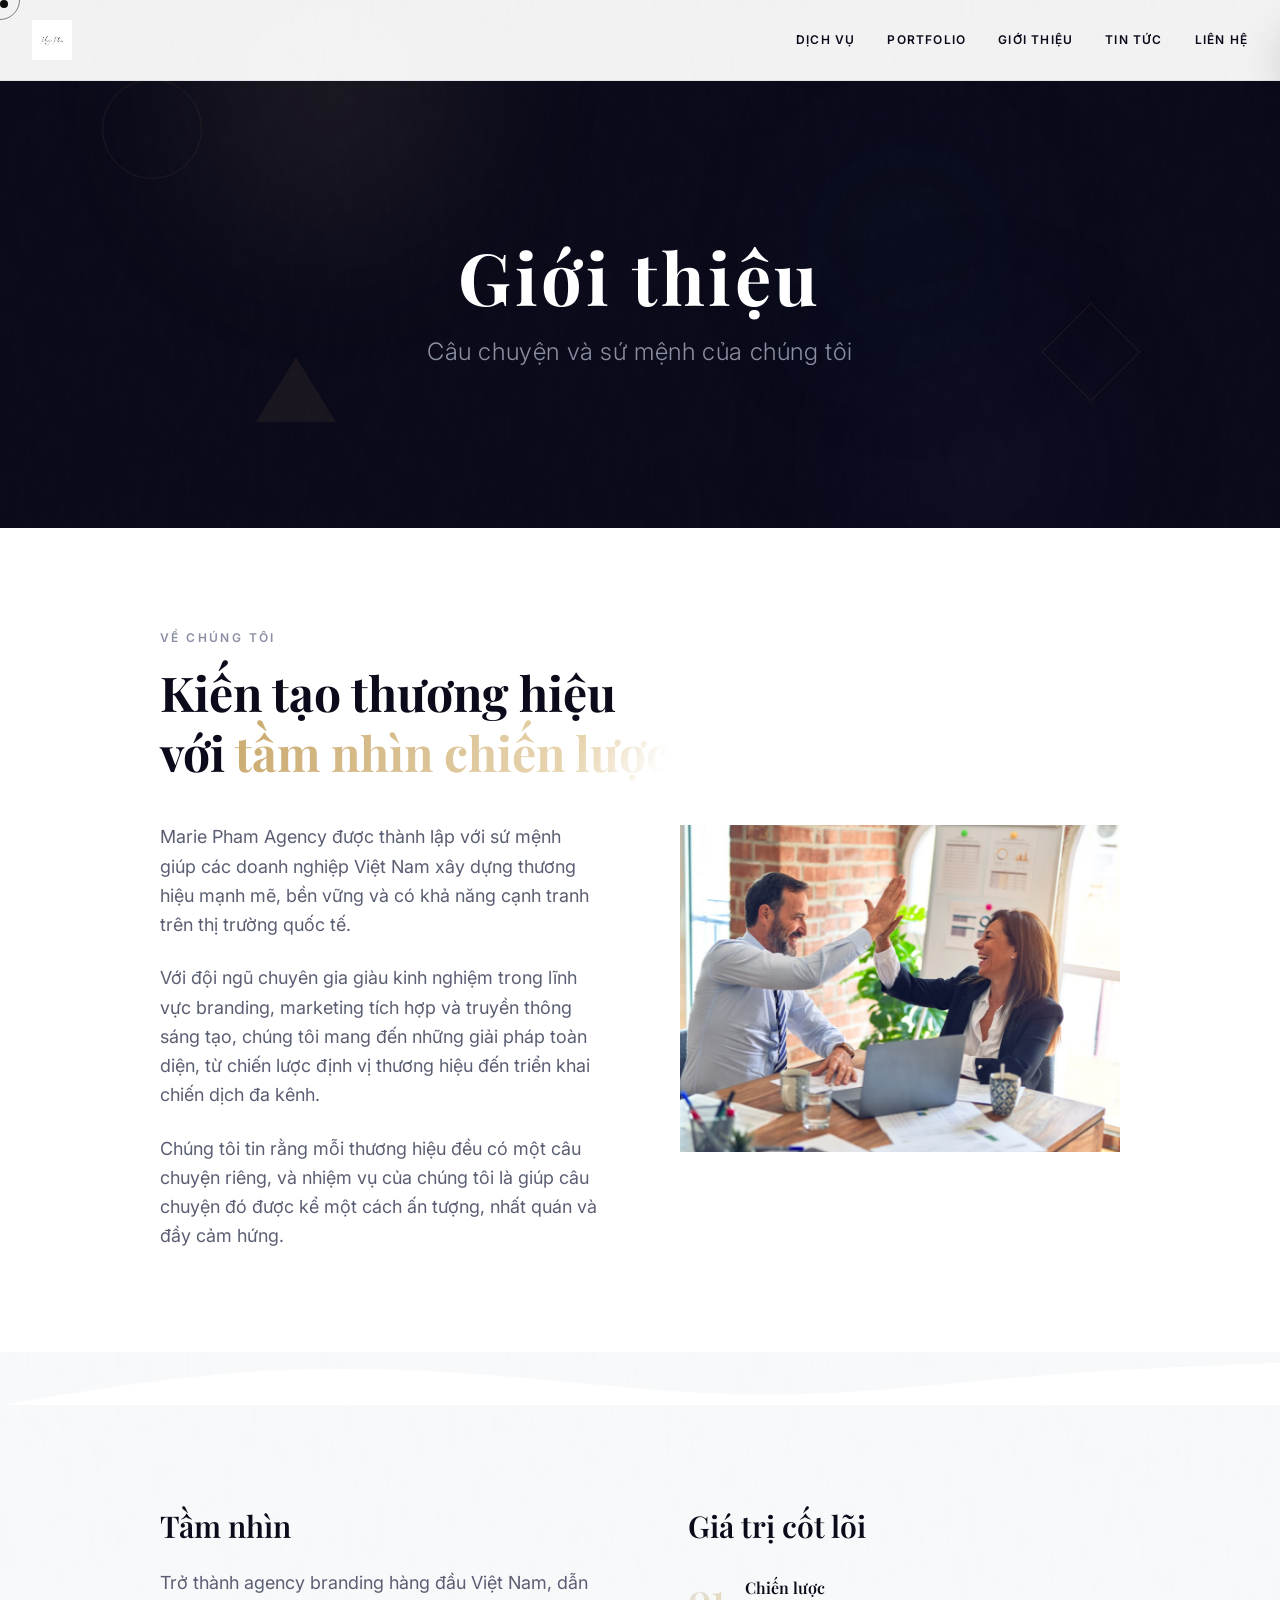
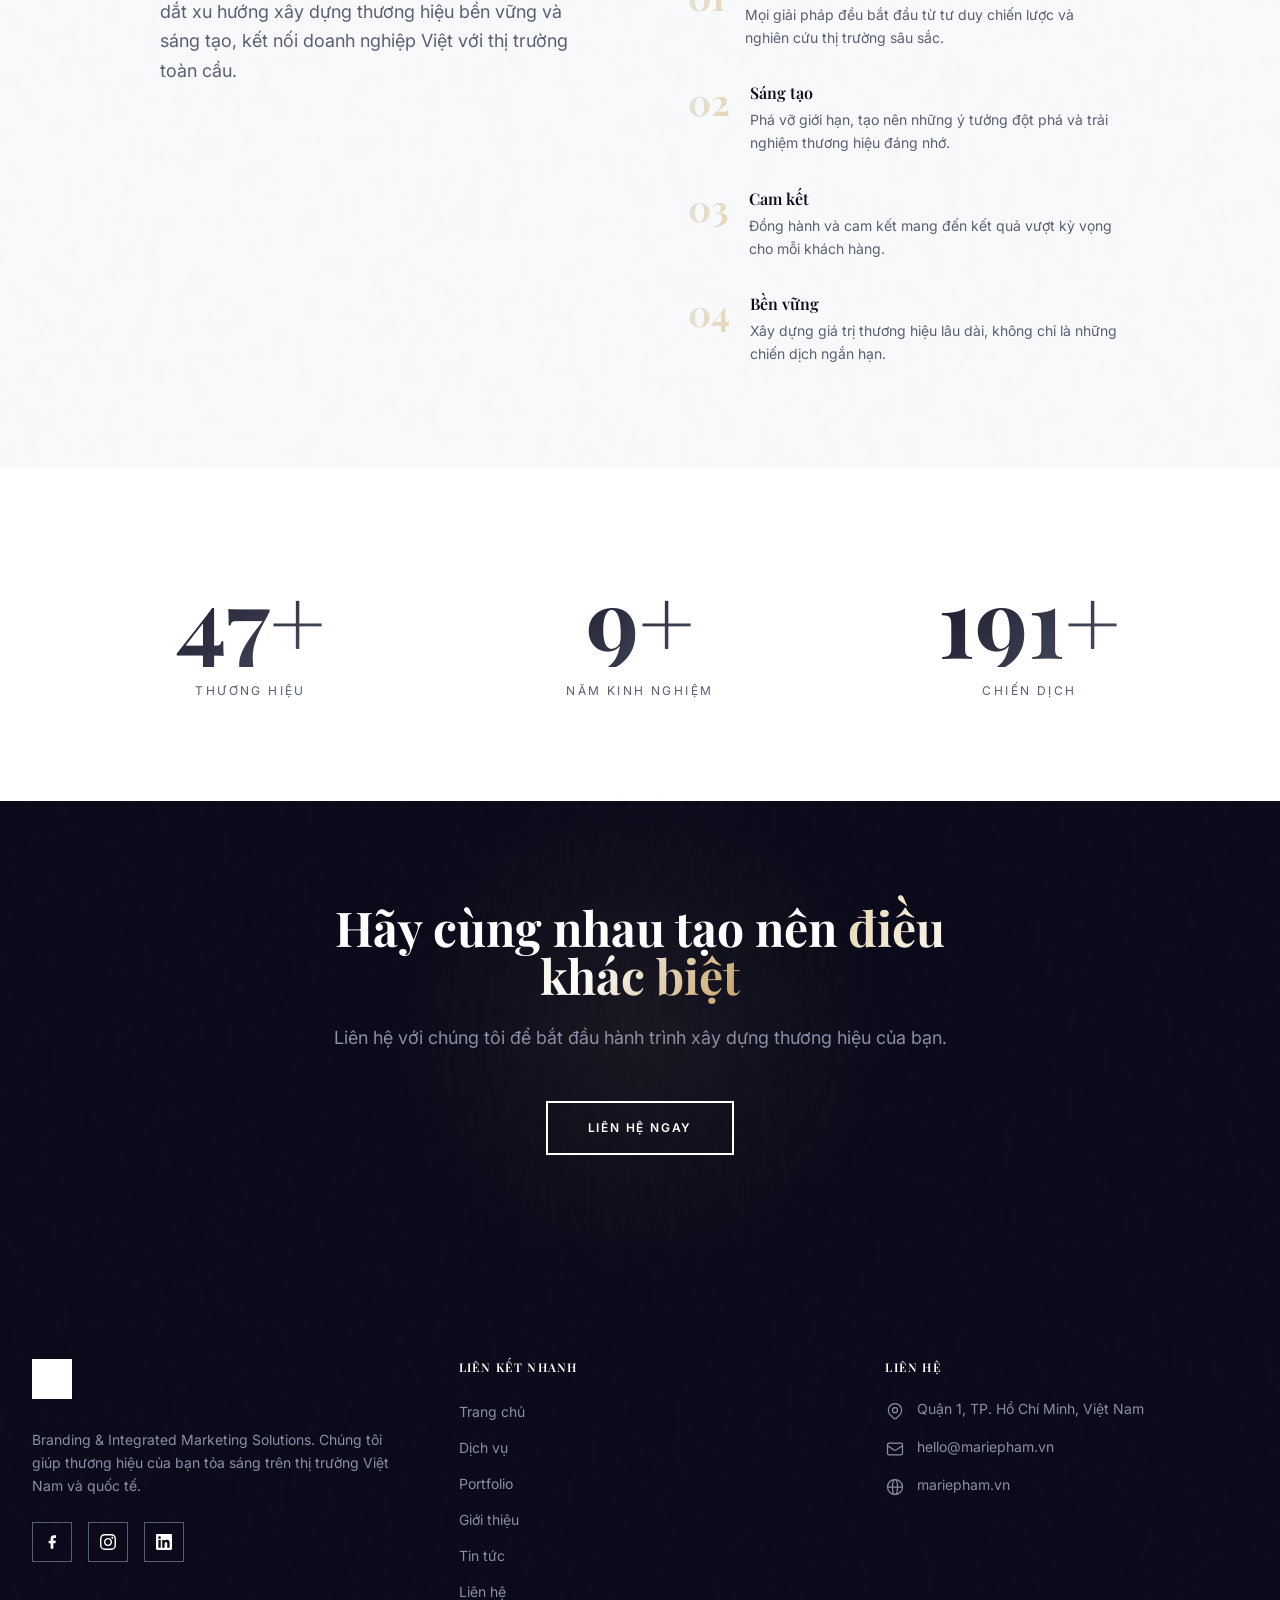
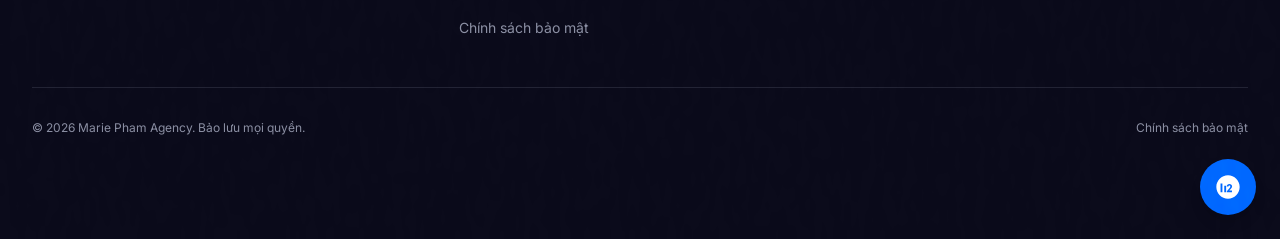
<file: gioi-thieu/index.html>
<!DOCTYPE html><html lang="vi"> <head><meta charset="UTF-8"><meta name="viewport" content="width=device-width, initial-scale=1.0"><meta name="description" content="Tìm hiểu về Marie Pham Agency — đội ngũ chuyên gia branding và marketing với hơn 10 năm kinh nghiệm, phục vụ 50+ thương hiệu tại Việt Nam."><meta name="generator" content="Astro v6.1.10"><link rel="canonical" href="https://mariepham.vn/gioi-thieu/"><link rel="icon" type="image/svg+xml" href="/favicon.svg"><link rel="icon" type="image/x-icon" href="/favicon.ico"><meta property="og:title" content="Giới thiệu | Marie Pham Agency"><meta property="og:description" content="Tìm hiểu về Marie Pham Agency — đội ngũ chuyên gia branding và marketing với hơn 10 năm kinh nghiệm, phục vụ 50+ thương hiệu tại Việt Nam."><meta property="og:image" content="https://mariepham.vn/images/hero-dark.jpg"><meta property="og:url" content="https://mariepham.vn/gioi-thieu/"><meta property="og:type" content="website"><meta property="og:locale" content="vi_VN"><meta name="twitter:card" content="summary_large_image"><link rel="preconnect" href="https://fonts.googleapis.com"><link rel="preconnect" href="https://fonts.gstatic.com" crossorigin><link href="https://fonts.googleapis.com/css2?family=Inter:wght@300;400;500;600;700&family=Playfair+Display:ital,wght@0,400;0,500;0,600;0,700;1,400;1,500&display=swap" rel="stylesheet"><title>Giới thiệu | Marie Pham Agency</title><meta name="astro-view-transitions-enabled" content="true"><meta name="astro-view-transitions-fallback" content="animate"><script type="module" src="/_astro/ClientRouter.astro_astro_type_script_index_0_lang.j56hQv-j.js"></script><link rel="stylesheet" href="/_astro/Layout.DgjwpuRf.css"></head> <body class="bg-brand-white text-brand-black antialiased"> <!-- Branded intro loader --> <div id="intro-loader" class="intro-loader"> <div class="intro-inner"> <div class="intro-line"></div> <span class="intro-text">Marie Pham</span> <span class="intro-sub">Agency</span> <div class="intro-line"></div> </div> </div> <div class="cursor-dot" id="cursor-dot"></div> <div class="cursor-ring" id="cursor-ring"></div> <!-- Cursor sparkle canvas --> <canvas id="sparkle-canvas" class="sparkle-canvas"></canvas> <header id="site-header" class="fixed top-0 left-0 right-0 z-50 transition-all duration-500 border-b header-solid"> <div class="max-w-7xl mx-auto px-4 sm:px-6 lg:px-8"> <div class="flex items-center justify-between h-20"> <!-- Logo --> <a href="/" class="flex items-center"> <img id="header-logo" src="/images/client-logo.jpg" alt="Marie Pham" class="h-10 w-auto"> </a> <!-- Desktop Navigation --> <nav class="hidden lg:flex items-center gap-8" aria-label="Main navigation"> <a href="/dich-vu" class="nav-link text-xs font-semibold uppercase tracking-widest transition-colors duration-400"> Dịch vụ </a><a href="/portfolio" class="nav-link text-xs font-semibold uppercase tracking-widest transition-colors duration-400"> Portfolio </a><a href="/gioi-thieu" class="nav-link text-xs font-semibold uppercase tracking-widest transition-colors duration-400"> Giới thiệu </a><a href="/tin-tuc" class="nav-link text-xs font-semibold uppercase tracking-widest transition-colors duration-400"> Tin tức </a><a href="/lien-he" class="nav-link text-xs font-semibold uppercase tracking-widest transition-colors duration-400"> Liên hệ </a> </nav> <!-- Mobile Menu Button --> <button id="menu-toggle" class="lg:hidden flex flex-col items-center justify-center w-10 h-10 gap-1.5" aria-label="Toggle menu" aria-expanded="false"> <span class="menu-bar block w-6 h-0.5 transition-all duration-300" id="bar1"></span> <span class="menu-bar block w-6 h-0.5 transition-all duration-300" id="bar2"></span> <span class="menu-bar block w-4 h-0.5 transition-all duration-300 ml-auto" id="bar3"></span> </button> </div> </div> <!-- Mobile Menu --> <div id="mobile-menu" class="mobile-menu fixed top-0 right-0 w-80 h-full bg-brand-white z-50 shadow-2xl flex flex-col"> <div class="flex items-center justify-between px-6 h-20 border-b border-brand-gray-200"> <img src="/images/client-logo.jpg" alt="Marie Pham" class="h-8 w-auto"> <button id="menu-close" class="w-10 h-10 flex items-center justify-center" aria-label="Close menu"> <svg class="w-6 h-6" fill="none" stroke="currentColor" viewBox="0 0 24 24"> <path stroke-linecap="round" stroke-linejoin="round" stroke-width="1.5" d="M6 18L18 6M6 6l12 12"></path> </svg> </button> </div> <nav class="flex flex-col px-6 py-8 gap-6" aria-label="Mobile navigation"> <a href="/" class="text-sm font-semibold uppercase tracking-widest text-brand-black hover:text-brand-gray-400 transition-colors duration-300">
Trang chủ
</a> <a href="/dich-vu" class="text-sm font-semibold uppercase tracking-widest text-brand-black hover:text-brand-gray-400 transition-colors duration-300"> Dịch vụ </a><a href="/portfolio" class="text-sm font-semibold uppercase tracking-widest text-brand-black hover:text-brand-gray-400 transition-colors duration-300"> Portfolio </a><a href="/gioi-thieu" class="text-sm font-semibold uppercase tracking-widest text-brand-black hover:text-brand-gray-400 transition-colors duration-300"> Giới thiệu </a><a href="/tin-tuc" class="text-sm font-semibold uppercase tracking-widest text-brand-black hover:text-brand-gray-400 transition-colors duration-300"> Tin tức </a><a href="/lien-he" class="text-sm font-semibold uppercase tracking-widest text-brand-black hover:text-brand-gray-400 transition-colors duration-300"> Liên hệ </a> </nav> </div> <!-- Overlay --> <div id="menu-overlay" class="fixed inset-0 bg-black/50 z-40 hidden"></div> </header> <!-- Spacer for fixed header --> <div id="header-spacer" class="h-20"></div> <script type="module">const c=document.getElementById("menu-toggle"),i=document.getElementById("menu-close"),s=document.getElementById("mobile-menu"),o=document.getElementById("menu-overlay"),e=document.getElementById("site-header"),t=document.getElementById("header-logo"),n=document.getElementById("header-spacer");function r(){s?.classList.add("open"),o?.classList.remove("hidden"),document.body.style.overflow="hidden"}function d(){s?.classList.remove("open"),o?.classList.add("hidden"),document.body.style.overflow=""}c?.addEventListener("click",r);i?.addEventListener("click",d);o?.addEventListener("click",d);s?.querySelectorAll("a").forEach(a=>{a.addEventListener("click",d)});const m=window.location.pathname==="/"||window.location.pathname==="";function l(){e&&(m&&window.scrollY<80?(e.classList.remove("header-solid"),e.classList.add("header-transparent"),t&&(t.style.filter="brightness(0) invert(1)"),n&&(n.style.display="none")):(e.classList.remove("header-transparent"),e.classList.add("header-solid"),t&&(t.style.filter=""),n&&(n.style.display="")))}l();window.addEventListener("scroll",l,{passive:!0});</script> <main>  <section class="relative py-28 md:py-36 lg:py-40 bg-brand-black overflow-hidden -mt-20"><!-- Aurora blobs for all dark heroes --><div class="hero-aurora hero-aurora-mini"><div class="aurora-blob aurora-blob-1"></div><div class="aurora-blob aurora-blob-2"></div><div class="aurora-blob aurora-blob-3"></div></div><!-- Geometric shapes --><div class="geo-shapes"><div class="geo-shape geo-shape--circle"></div><div class="geo-shape geo-shape--square"></div><div class="geo-shape geo-shape--triangle"></div></div><div class="relative z-10 pt-20 text-center text-white px-4 max-w-4xl mx-auto"><h1 class="font-heading text-3xl sm:text-4xl md:text-5xl lg:text-6xl xl:text-7xl font-bold tracking-wider mb-4 md:mb-6 fade-in">Giới thiệu</h1><p class="text-base sm:text-lg md:text-xl lg:text-2xl font-light tracking-wide text-brand-gray-400 fade-in">Câu chuyện và sứ mệnh của chúng tôi</p></div></section>  <section class="section-padding bg-brand-white"> <div class="max-w-5xl mx-auto px-4 sm:px-6 lg:px-8"> <div class="fade-in-left"> <span class="text-[0.65rem] sm:text-xs font-semibold uppercase tracking-[0.2em] text-brand-gray-400 block mb-3 sm:mb-4">
Về chúng tôi
</span> <h2 class="font-heading text-2xl sm:text-3xl md:text-4xl lg:text-5xl font-bold mb-8 sm:mb-10 leading-tight">
Kiến tạo thương hiệu<br>với <span class="text-shimmer-gold">tầm nhìn chiến lược</span> </h2> </div> <div class="grid grid-cols-1 lg:grid-cols-2 gap-8 sm:gap-12 lg:gap-20"> <div class="fade-in-left"> <div class="space-y-5 sm:space-y-6 text-brand-gray-600 leading-relaxed text-sm sm:text-base md:text-lg"> <p>
Marie Pham Agency được thành lập với sứ mệnh giúp các doanh nghiệp Việt Nam xây dựng thương hiệu mạnh mẽ, bền vững và có khả năng cạnh tranh trên thị trường quốc tế.
</p> <p>
Với đội ngũ chuyên gia giàu kinh nghiệm trong lĩnh vực branding, marketing tích hợp và truyền thông sáng tạo, chúng tôi mang đến những giải pháp toàn diện, từ chiến lược định vị thương hiệu đến triển khai chiến dịch đa kênh.
</p> <p>
Chúng tôi tin rằng mỗi thương hiệu đều có một câu chuyện riêng, và nhiệm vụ của chúng tôi là giúp câu chuyện đó được kể một cách ấn tượng, nhất quán và đầy cảm hứng.
</p> </div> </div> <div class="fade-in-right"> <div class="parallax-img-wrap aspect-[4/3]"> <img src="/images/about-team.jpg" alt="Marie Pham Agency team" class="w-full h-full object-cover" loading="lazy"> </div> </div> </div> </div> </section>  <div class="wave-divider bg-brand-white"> <svg viewBox="0 0 1440 60" fill="none" xmlns="http://www.w3.org/2000/svg" preserveAspectRatio="none"> <path d="M0 60L48 52C96 44 192 28 288 22C384 16 480 20 576 28C672 36 768 48 864 48C960 48 1056 36 1152 28C1248 20 1344 16 1392 14L1440 12V0H1392C1344 0 1248 0 1152 0C1056 0 960 0 864 0C768 0 672 0 576 0C480 0 384 0 288 0C192 0 96 0 48 0H0V60Z" fill="#f8f9fa"></path> </svg> </div>  <section class="section-padding bg-brand-gray-50"> <div class="max-w-5xl mx-auto px-4 sm:px-6 lg:px-8"> <div class="grid grid-cols-1 lg:grid-cols-2 gap-12 sm:gap-16 lg:gap-24"> <!-- Vision --> <div class="fade-in-left"> <h3 class="font-heading text-xl sm:text-2xl md:text-3xl font-semibold mb-4 sm:mb-6">Tầm nhìn</h3> <p class="text-brand-gray-600 leading-relaxed text-sm sm:text-base md:text-lg">
Trở thành agency branding hàng đầu Việt Nam, dẫn dắt xu hướng xây dựng thương hiệu bền vững và sáng tạo, kết nối doanh nghiệp Việt với thị trường toàn cầu.
</p> </div> <!-- Values --> <div class="fade-in-right"> <h3 class="font-heading text-xl sm:text-2xl md:text-3xl font-semibold mb-6 sm:mb-8">Giá trị cốt lõi</h3> <div class="space-y-6 sm:space-y-8"> <div class="flex items-start gap-4 sm:gap-5"> <span class="service-number !text-2xl sm:!text-3xl md:!text-4xl">01</span> <div> <h4 class="font-semibold mb-1 text-sm sm:text-base">Chiến lược</h4> <p class="text-brand-gray-600 text-xs sm:text-sm leading-relaxed">Mọi giải pháp đều bắt đầu từ tư duy chiến lược và nghiên cứu thị trường sâu sắc.</p> </div> </div> <div class="flex items-start gap-4 sm:gap-5"> <span class="service-number !text-2xl sm:!text-3xl md:!text-4xl">02</span> <div> <h4 class="font-semibold mb-1 text-sm sm:text-base">Sáng tạo</h4> <p class="text-brand-gray-600 text-xs sm:text-sm leading-relaxed">Phá vỡ giới hạn, tạo nên những ý tưởng đột phá và trải nghiệm thương hiệu đáng nhớ.</p> </div> </div> <div class="flex items-start gap-4 sm:gap-5"> <span class="service-number !text-2xl sm:!text-3xl md:!text-4xl">03</span> <div> <h4 class="font-semibold mb-1 text-sm sm:text-base">Cam kết</h4> <p class="text-brand-gray-600 text-xs sm:text-sm leading-relaxed">Đồng hành và cam kết mang đến kết quả vượt kỳ vọng cho mỗi khách hàng.</p> </div> </div> <div class="flex items-start gap-4 sm:gap-5"> <span class="service-number !text-2xl sm:!text-3xl md:!text-4xl">04</span> <div> <h4 class="font-semibold mb-1 text-sm sm:text-base">Bền vững</h4> <p class="text-brand-gray-600 text-xs sm:text-sm leading-relaxed">Xây dựng giá trị thương hiệu lâu dài, không chỉ là những chiến dịch ngắn hạn.</p> </div> </div> </div> </div> </div> </div> </section>  <section class="section-padding bg-brand-white"> <div class="max-w-6xl mx-auto px-4 sm:px-6 lg:px-8"> <div class="grid grid-cols-3 gap-4 sm:gap-8 lg:gap-20 text-center stagger-children"> <div> <span class="counter-number font-heading text-4xl sm:text-5xl md:text-6xl lg:text-7xl xl:text-8xl font-bold block" data-target="50" data-suffix="+">0</span> <p class="text-brand-gray-600 text-[0.6rem] sm:text-xs uppercase tracking-[0.15em] sm:tracking-[0.2em] mt-2 sm:mt-4">Thương hiệu</p> </div> <div> <span class="counter-number font-heading text-4xl sm:text-5xl md:text-6xl lg:text-7xl xl:text-8xl font-bold block" data-target="10" data-suffix="+">0</span> <p class="text-brand-gray-600 text-[0.6rem] sm:text-xs uppercase tracking-[0.15em] sm:tracking-[0.2em] mt-2 sm:mt-4">Năm kinh nghiệm</p> </div> <div> <span class="counter-number font-heading text-4xl sm:text-5xl md:text-6xl lg:text-7xl xl:text-8xl font-bold block" data-target="200" data-suffix="+">0</span> <p class="text-brand-gray-600 text-[0.6rem] sm:text-xs uppercase tracking-[0.15em] sm:tracking-[0.2em] mt-2 sm:mt-4">Chiến dịch</p> </div> </div> </div> </section>  <section class="section-padding bg-brand-black text-white text-center cta-glow"> <div class="max-w-3xl mx-auto px-4 sm:px-6 lg:px-8 fade-in"> <h2 class="font-heading text-2xl sm:text-3xl md:text-4xl lg:text-5xl font-bold mb-4 sm:mb-6">
Hãy cùng nhau tạo nên <span class="text-shimmer">điều khác biệt</span> </h2> <p class="text-brand-gray-400 text-sm sm:text-base md:text-lg mb-8 sm:mb-12 leading-relaxed">
Liên hệ với chúng tôi để bắt đầu hành trình xây dựng thương hiệu của bạn.
</p> <a href="/lien-he" class="btn btn-outline btn-magnetic">Liên hệ ngay</a> </div> </section>  </main> <footer class="bg-brand-black text-white"> <div class="max-w-7xl mx-auto px-4 sm:px-6 lg:px-8 section-padding"> <div class="grid grid-cols-1 sm:grid-cols-2 md:grid-cols-3 gap-10 sm:gap-12 lg:gap-16"> <!-- About --> <div class="sm:col-span-2 md:col-span-1"> <a href="/" class="inline-block mb-5 sm:mb-6"> <img src="/images/client-logo.jpg" alt="Marie Pham" class="h-8 sm:h-10 w-auto" style="filter: brightness(0) invert(1);"> </a> <p class="text-brand-gray-400 text-xs sm:text-sm leading-relaxed mb-5 sm:mb-6">
Branding & Integrated Marketing Solutions. Chúng tôi giúp thương hiệu của bạn tỏa sáng trên thị trường Việt Nam và quốc tế.
</p> <div class="flex gap-3 sm:gap-4"> <a href="https://facebook.com/mariepham.vn" target="_blank" rel="noopener noreferrer" class="footer-social w-10 h-10 border border-brand-gray-600 flex items-center justify-center hover:bg-white hover:text-brand-black transition-all duration-400" aria-label="Facebook"> <svg class="w-4 h-4" fill="currentColor" viewBox="0 0 24 24"><path d="M18 2h-3a5 5 0 00-5 5v3H7v4h3v8h4v-8h3l1-4h-4V7a1 1 0 011-1h3z"></path></svg> </a> <a href="https://instagram.com/mariepham.vn" target="_blank" rel="noopener noreferrer" class="footer-social w-10 h-10 border border-brand-gray-600 flex items-center justify-center hover:bg-white hover:text-brand-black transition-all duration-400" aria-label="Instagram"> <svg class="w-4 h-4" fill="currentColor" viewBox="0 0 24 24"><path d="M12 2.163c3.204 0 3.584.012 4.85.07 3.252.148 4.771 1.691 4.919 4.919.058 1.265.069 1.645.069 4.849 0 3.205-.012 3.584-.069 4.849-.149 3.225-1.664 4.771-4.919 4.919-1.266.058-1.644.07-4.85.07-3.204 0-3.584-.012-4.849-.07-3.26-.149-4.771-1.699-4.919-4.92-.058-1.265-.07-1.644-.07-4.849 0-3.204.013-3.583.07-4.849.149-3.227 1.664-4.771 4.919-4.919 1.266-.057 1.645-.069 4.849-.069zm0-2.163c-3.259 0-3.667.014-4.947.072-4.358.2-6.78 2.618-6.98 6.98-.059 1.281-.073 1.689-.073 4.948 0 3.259.014 3.668.072 4.948.2 4.358 2.618 6.78 6.98 6.98 1.281.058 1.689.072 4.948.072 3.259 0 3.668-.014 4.948-.072 4.354-.2 6.782-2.618 6.979-6.98.059-1.28.073-1.689.073-4.948 0-3.259-.014-3.667-.072-4.947-.196-4.354-2.617-6.78-6.979-6.98-1.281-.059-1.69-.073-4.949-.073zm0 5.838c-3.403 0-6.162 2.759-6.162 6.162s2.759 6.163 6.162 6.163 6.162-2.759 6.162-6.163c0-3.403-2.759-6.162-6.162-6.162zm0 10.162c-2.209 0-4-1.79-4-4 0-2.209 1.791-4 4-4s4 1.791 4 4c0 2.21-1.791 4-4 4zm6.406-11.845c-.796 0-1.441.645-1.441 1.44s.645 1.44 1.441 1.44c.795 0 1.439-.645 1.439-1.44s-.644-1.44-1.439-1.44z"></path></svg> </a> <a href="https://linkedin.com/company/mariepham" target="_blank" rel="noopener noreferrer" class="footer-social w-10 h-10 border border-brand-gray-600 flex items-center justify-center hover:bg-white hover:text-brand-black transition-all duration-400" aria-label="LinkedIn"> <svg class="w-4 h-4" fill="currentColor" viewBox="0 0 24 24"><path d="M20.447 20.452h-3.554v-5.569c0-1.328-.027-3.037-1.852-3.037-1.853 0-2.136 1.445-2.136 2.939v5.667H9.351V9h3.414v1.561h.046c.477-.9 1.637-1.85 3.37-1.85 3.601 0 4.267 2.37 4.267 5.455v6.286zM5.337 7.433c-1.144 0-2.063-.926-2.063-2.065 0-1.138.92-2.063 2.063-2.063 1.14 0 2.064.925 2.064 2.063 0 1.139-.925 2.065-2.064 2.065zm1.782 13.019H3.555V9h3.564v11.452zM22.225 0H1.771C.792 0 0 .774 0 1.729v20.542C0 23.227.792 24 1.771 24h20.451C23.2 24 24 23.227 24 22.271V1.729C24 .774 23.2 0 22.222 0h.003z"></path></svg> </a> </div> </div> <!-- Quick Links --> <div> <h4 class="text-[0.65rem] sm:text-xs font-semibold uppercase tracking-widest mb-5 sm:mb-6">Liên kết nhanh</h4> <ul class="space-y-2 sm:space-y-3"> <li> <a href="/" class="text-brand-gray-400 text-xs sm:text-sm hover:text-brand-accent transition-colors duration-300"> Trang chủ </a> </li><li> <a href="/dich-vu" class="text-brand-gray-400 text-xs sm:text-sm hover:text-brand-accent transition-colors duration-300"> Dịch vụ </a> </li><li> <a href="/portfolio" class="text-brand-gray-400 text-xs sm:text-sm hover:text-brand-accent transition-colors duration-300"> Portfolio </a> </li><li> <a href="/gioi-thieu" class="text-brand-gray-400 text-xs sm:text-sm hover:text-brand-accent transition-colors duration-300"> Giới thiệu </a> </li><li> <a href="/tin-tuc" class="text-brand-gray-400 text-xs sm:text-sm hover:text-brand-accent transition-colors duration-300"> Tin tức </a> </li><li> <a href="/lien-he" class="text-brand-gray-400 text-xs sm:text-sm hover:text-brand-accent transition-colors duration-300"> Liên hệ </a> </li><li> <a href="/chinh-sach-bao-mat" class="text-brand-gray-400 text-xs sm:text-sm hover:text-brand-accent transition-colors duration-300"> Chính sách bảo mật </a> </li> </ul> </div> <!-- Contact Info --> <div> <h4 class="text-[0.65rem] sm:text-xs font-semibold uppercase tracking-widest mb-5 sm:mb-6">Liên hệ</h4> <ul class="space-y-3 sm:space-y-4 text-xs sm:text-sm text-brand-gray-400"> <li class="flex items-start gap-3"> <svg class="w-4 h-4 sm:w-5 sm:h-5 mt-0.5 shrink-0" fill="none" stroke="currentColor" viewBox="0 0 24 24"> <path stroke-linecap="round" stroke-linejoin="round" stroke-width="1.5" d="M17.657 16.657L13.414 20.9a1.998 1.998 0 01-2.827 0l-4.244-4.243a8 8 0 1111.314 0z"></path> <path stroke-linecap="round" stroke-linejoin="round" stroke-width="1.5" d="M15 11a3 3 0 11-6 0 3 3 0 016 0z"></path> </svg> <span>Quận 1, TP. Hồ Chí Minh, Việt Nam</span> </li> <li class="flex items-start gap-3"> <svg class="w-4 h-4 sm:w-5 sm:h-5 mt-0.5 shrink-0" fill="none" stroke="currentColor" viewBox="0 0 24 24"> <path stroke-linecap="round" stroke-linejoin="round" stroke-width="1.5" d="M3 8l7.89 5.26a2 2 0 002.22 0L21 8M5 19h14a2 2 0 002-2V7a2 2 0 00-2-2H5a2 2 0 00-2 2v10a2 2 0 002 2z"></path> </svg> <a href="mailto:hello@mariepham.vn" class="hover:text-brand-accent transition-colors">hello@mariepham.vn</a> </li> <li class="flex items-start gap-3"> <svg class="w-4 h-4 sm:w-5 sm:h-5 mt-0.5 shrink-0" fill="none" stroke="currentColor" viewBox="0 0 24 24"> <path stroke-linecap="round" stroke-linejoin="round" stroke-width="1.5" d="M21 12a9 9 0 01-9 9m9-9a9 9 0 00-9-9m9 9H3m9 9a9 9 0 01-9-9m9 9c1.657 0 3-4.03 3-9s-1.343-9-3-9m0 18c-1.657 0-3-4.03-3-9s1.343-9 3-9m-9 9a9 9 0 019-9"></path> </svg> <a href="https://mariepham.vn" class="hover:text-brand-accent transition-colors">mariepham.vn</a> </li> </ul> </div> </div> <!-- Bottom Bar --> <div class="border-t border-brand-gray-600/30 mt-10 sm:mt-12 pt-6 sm:pt-8 flex flex-col sm:flex-row items-center justify-between gap-3 sm:gap-4"> <p class="text-brand-gray-400 text-[0.6rem] sm:text-xs">&copy; 2026 Marie Pham Agency. Bảo lưu mọi quyền.</p> <a href="/chinh-sach-bao-mat" class="text-brand-gray-400 text-[0.6rem] sm:text-xs hover:text-brand-accent transition-colors">Chính sách bảo mật</a> </div> </div> </footer> <a href="https://zalo.me/mariepham" target="_blank" rel="noopener noreferrer" class="zalo-float fixed bottom-4 right-4 sm:bottom-6 sm:right-6 z-40 w-12 h-12 sm:w-14 sm:h-14 bg-brand-zalo rounded-full flex items-center justify-center shadow-lg hover:shadow-xl hover:scale-110 active:scale-95 transition-all duration-300" aria-label="Chat Zalo"> <svg class="w-6 h-6 sm:w-7 sm:h-7 text-white" viewBox="0 0 48 48" fill="currentColor"> <path d="M24 4C12.954 4 4 12.954 4 24s8.954 20 20 20 20-8.954 20-20S35.046 4 24 4zm-3.2 28.8h-3.2V22h3.2v10.8zm8 0H22v-1.6l4.8-5.6c.8-1 1.2-1.6 1.2-2.4 0-1-.6-1.6-1.6-1.6-.8 0-1.6.6-1.6 1.6h-3c0-2.6 2-4.4 4.6-4.4 2.8 0 4.6 1.6 4.6 4 0 1.4-.6 2.6-2 4.2l-2.8 3.2h4.6v2.6zm-14.4 0h-3.2V18h3.2v14.8z"></path> </svg> </a> <script type="module" src="/_astro/ScrollAnimation.astro_astro_type_script_index_0_lang.CWOion8c.js"></script> </body></html>
</file>
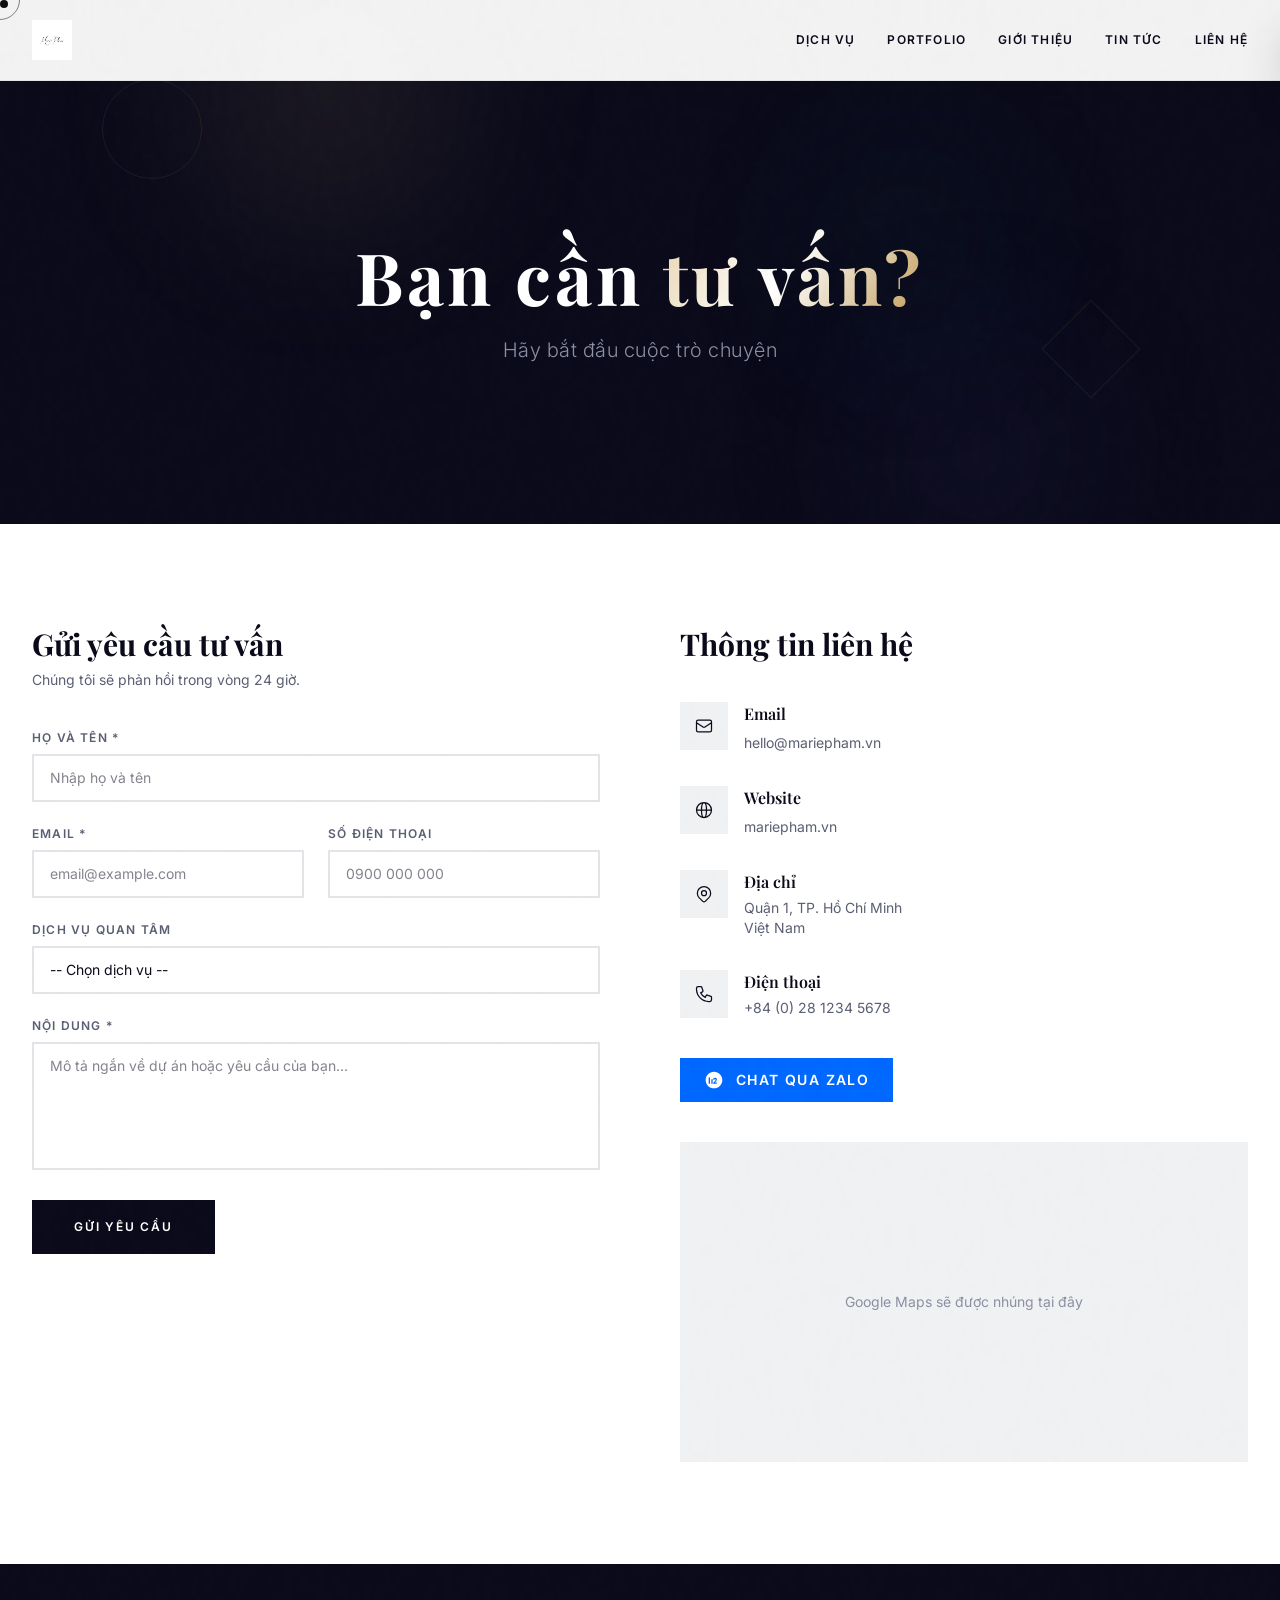
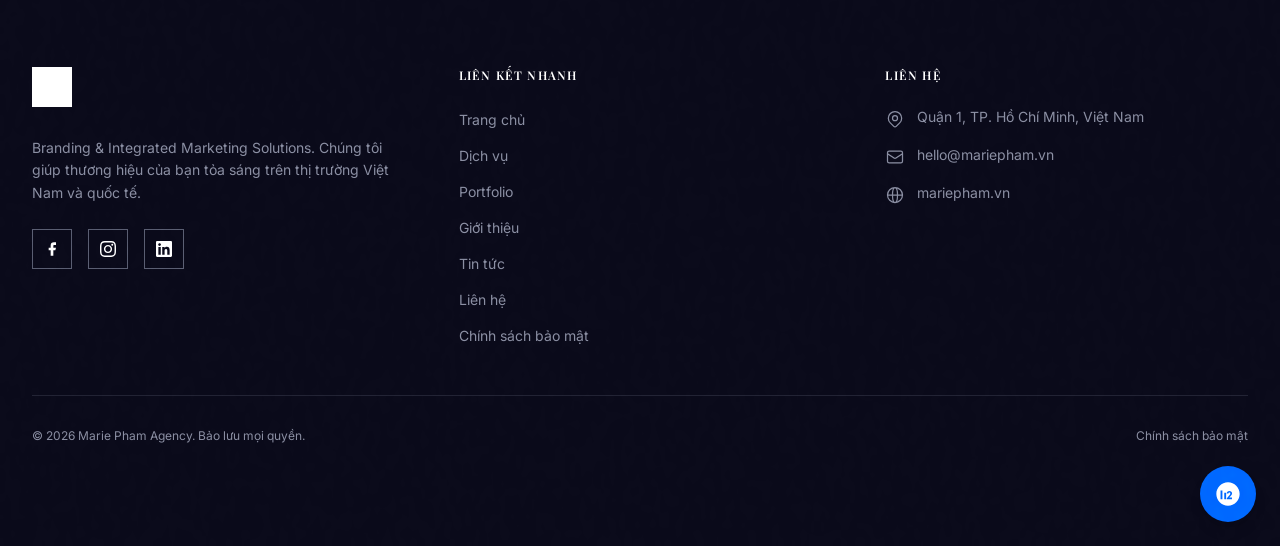
<file: lien-he/index.html>
<!DOCTYPE html><html lang="vi"> <head><meta charset="UTF-8"><meta name="viewport" content="width=device-width, initial-scale=1.0"><meta name="description" content="Liên hệ Marie Pham Agency — tư vấn branding và marketing tại TP. Hồ Chí Minh. Email, Zalo hoặc gửi tin nhắn trực tiếp."><meta name="generator" content="Astro v6.1.10"><link rel="canonical" href="https://mariepham.vn/lien-he/"><link rel="icon" type="image/svg+xml" href="/favicon.svg"><link rel="icon" type="image/x-icon" href="/favicon.ico"><meta property="og:title" content="Liên hệ | Marie Pham Agency"><meta property="og:description" content="Liên hệ Marie Pham Agency — tư vấn branding và marketing tại TP. Hồ Chí Minh. Email, Zalo hoặc gửi tin nhắn trực tiếp."><meta property="og:image" content="https://mariepham.vn/images/hero-dark.jpg"><meta property="og:url" content="https://mariepham.vn/lien-he/"><meta property="og:type" content="website"><meta property="og:locale" content="vi_VN"><meta name="twitter:card" content="summary_large_image"><link rel="preconnect" href="https://fonts.googleapis.com"><link rel="preconnect" href="https://fonts.gstatic.com" crossorigin><link href="https://fonts.googleapis.com/css2?family=Inter:wght@300;400;500;600;700&family=Playfair+Display:ital,wght@0,400;0,500;0,600;0,700;1,400;1,500&display=swap" rel="stylesheet"><title>Liên hệ | Marie Pham Agency</title><meta name="astro-view-transitions-enabled" content="true"><meta name="astro-view-transitions-fallback" content="animate"><script type="module" src="/_astro/ClientRouter.astro_astro_type_script_index_0_lang.j56hQv-j.js"></script><link rel="stylesheet" href="/_astro/Layout.DgjwpuRf.css"></head> <body class="bg-brand-white text-brand-black antialiased"> <!-- Branded intro loader --> <div id="intro-loader" class="intro-loader"> <div class="intro-inner"> <div class="intro-line"></div> <span class="intro-text">Marie Pham</span> <span class="intro-sub">Agency</span> <div class="intro-line"></div> </div> </div> <div class="cursor-dot" id="cursor-dot"></div> <div class="cursor-ring" id="cursor-ring"></div> <!-- Cursor sparkle canvas --> <canvas id="sparkle-canvas" class="sparkle-canvas"></canvas> <header id="site-header" class="fixed top-0 left-0 right-0 z-50 transition-all duration-500 border-b header-solid"> <div class="max-w-7xl mx-auto px-4 sm:px-6 lg:px-8"> <div class="flex items-center justify-between h-20"> <!-- Logo --> <a href="/" class="flex items-center"> <img id="header-logo" src="/images/client-logo.jpg" alt="Marie Pham" class="h-10 w-auto"> </a> <!-- Desktop Navigation --> <nav class="hidden lg:flex items-center gap-8" aria-label="Main navigation"> <a href="/dich-vu" class="nav-link text-xs font-semibold uppercase tracking-widest transition-colors duration-400"> Dịch vụ </a><a href="/portfolio" class="nav-link text-xs font-semibold uppercase tracking-widest transition-colors duration-400"> Portfolio </a><a href="/gioi-thieu" class="nav-link text-xs font-semibold uppercase tracking-widest transition-colors duration-400"> Giới thiệu </a><a href="/tin-tuc" class="nav-link text-xs font-semibold uppercase tracking-widest transition-colors duration-400"> Tin tức </a><a href="/lien-he" class="nav-link text-xs font-semibold uppercase tracking-widest transition-colors duration-400"> Liên hệ </a> </nav> <!-- Mobile Menu Button --> <button id="menu-toggle" class="lg:hidden flex flex-col items-center justify-center w-10 h-10 gap-1.5" aria-label="Toggle menu" aria-expanded="false"> <span class="menu-bar block w-6 h-0.5 transition-all duration-300" id="bar1"></span> <span class="menu-bar block w-6 h-0.5 transition-all duration-300" id="bar2"></span> <span class="menu-bar block w-4 h-0.5 transition-all duration-300 ml-auto" id="bar3"></span> </button> </div> </div> <!-- Mobile Menu --> <div id="mobile-menu" class="mobile-menu fixed top-0 right-0 w-80 h-full bg-brand-white z-50 shadow-2xl flex flex-col"> <div class="flex items-center justify-between px-6 h-20 border-b border-brand-gray-200"> <img src="/images/client-logo.jpg" alt="Marie Pham" class="h-8 w-auto"> <button id="menu-close" class="w-10 h-10 flex items-center justify-center" aria-label="Close menu"> <svg class="w-6 h-6" fill="none" stroke="currentColor" viewBox="0 0 24 24"> <path stroke-linecap="round" stroke-linejoin="round" stroke-width="1.5" d="M6 18L18 6M6 6l12 12"></path> </svg> </button> </div> <nav class="flex flex-col px-6 py-8 gap-6" aria-label="Mobile navigation"> <a href="/" class="text-sm font-semibold uppercase tracking-widest text-brand-black hover:text-brand-gray-400 transition-colors duration-300">
Trang chủ
</a> <a href="/dich-vu" class="text-sm font-semibold uppercase tracking-widest text-brand-black hover:text-brand-gray-400 transition-colors duration-300"> Dịch vụ </a><a href="/portfolio" class="text-sm font-semibold uppercase tracking-widest text-brand-black hover:text-brand-gray-400 transition-colors duration-300"> Portfolio </a><a href="/gioi-thieu" class="text-sm font-semibold uppercase tracking-widest text-brand-black hover:text-brand-gray-400 transition-colors duration-300"> Giới thiệu </a><a href="/tin-tuc" class="text-sm font-semibold uppercase tracking-widest text-brand-black hover:text-brand-gray-400 transition-colors duration-300"> Tin tức </a><a href="/lien-he" class="text-sm font-semibold uppercase tracking-widest text-brand-black hover:text-brand-gray-400 transition-colors duration-300"> Liên hệ </a> </nav> </div> <!-- Overlay --> <div id="menu-overlay" class="fixed inset-0 bg-black/50 z-40 hidden"></div> </header> <!-- Spacer for fixed header --> <div id="header-spacer" class="h-20"></div> <script type="module">const c=document.getElementById("menu-toggle"),i=document.getElementById("menu-close"),s=document.getElementById("mobile-menu"),o=document.getElementById("menu-overlay"),e=document.getElementById("site-header"),t=document.getElementById("header-logo"),n=document.getElementById("header-spacer");function r(){s?.classList.add("open"),o?.classList.remove("hidden"),document.body.style.overflow="hidden"}function d(){s?.classList.remove("open"),o?.classList.add("hidden"),document.body.style.overflow=""}c?.addEventListener("click",r);i?.addEventListener("click",d);o?.addEventListener("click",d);s?.querySelectorAll("a").forEach(a=>{a.addEventListener("click",d)});const m=window.location.pathname==="/"||window.location.pathname==="";function l(){e&&(m&&window.scrollY<80?(e.classList.remove("header-solid"),e.classList.add("header-transparent"),t&&(t.style.filter="brightness(0) invert(1)"),n&&(n.style.display="none")):(e.classList.remove("header-transparent"),e.classList.add("header-solid"),t&&(t.style.filter=""),n&&(n.style.display="")))}l();window.addEventListener("scroll",l,{passive:!0});</script> <main>   <section class="relative py-24 sm:py-28 md:py-36 lg:py-40 bg-brand-black overflow-hidden -mt-20"> <div class="hero-aurora hero-aurora-mini"> <div class="aurora-blob aurora-blob-1"></div> <div class="aurora-blob aurora-blob-2"></div> <div class="aurora-blob aurora-blob-3"></div> </div> <div class="geo-shapes"> <div class="geo-shape geo-shape--circle"></div> <div class="geo-shape geo-shape--square"></div> </div> <div class="relative z-10 pt-20 text-center text-white px-4 max-w-4xl mx-auto"> <h1 class="font-heading text-3xl sm:text-4xl md:text-5xl lg:text-6xl xl:text-7xl font-bold tracking-wider mb-4 sm:mb-6 fade-in">
Bạn cần <span class="text-shimmer">tư vấn?</span> </h1> <p class="text-base sm:text-lg md:text-xl font-light tracking-wide text-brand-gray-400 fade-in">
Hãy bắt đầu cuộc trò chuyện
</p> </div> </section>  <section class="section-padding bg-brand-white"> <div class="max-w-7xl mx-auto px-4 sm:px-6 lg:px-8"> <div class="grid grid-cols-1 lg:grid-cols-2 gap-10 sm:gap-12 lg:gap-20"> <!-- Contact Form --> <div class="fade-in-left"> <h2 class="font-heading text-xl sm:text-2xl md:text-3xl font-bold mb-2">Gửi yêu cầu tư vấn</h2> <p class="text-brand-gray-600 text-xs sm:text-sm mb-8 sm:mb-10">Chúng tôi sẽ phản hồi trong vòng 24 giờ.</p> <form action="https://formspree.io/f/placeholder" method="POST" class="space-y-5 sm:space-y-6"> <div> <label for="name" class="block text-[0.65rem] sm:text-xs font-semibold uppercase tracking-widest text-brand-gray-600 mb-2">
Họ và tên *
</label> <input type="text" id="name" name="name" required class="w-full px-3 sm:px-4 py-3 border-2 border-brand-gray-200 bg-white text-sm focus:border-brand-accent focus:outline-none transition-all duration-300" placeholder="Nhập họ và tên"> </div> <div class="grid grid-cols-1 sm:grid-cols-2 gap-5 sm:gap-6"> <div> <label for="email" class="block text-[0.65rem] sm:text-xs font-semibold uppercase tracking-widest text-brand-gray-600 mb-2">
Email *
</label> <input type="email" id="email" name="email" required class="w-full px-3 sm:px-4 py-3 border-2 border-brand-gray-200 bg-white text-sm focus:border-brand-accent focus:outline-none transition-all duration-300" placeholder="email@example.com"> </div> <div> <label for="phone" class="block text-[0.65rem] sm:text-xs font-semibold uppercase tracking-widest text-brand-gray-600 mb-2">
Số điện thoại
</label> <input type="tel" id="phone" name="phone" class="w-full px-3 sm:px-4 py-3 border-2 border-brand-gray-200 bg-white text-sm focus:border-brand-accent focus:outline-none transition-all duration-300" placeholder="0900 000 000"> </div> </div> <div> <label for="service" class="block text-[0.65rem] sm:text-xs font-semibold uppercase tracking-widest text-brand-gray-600 mb-2">
Dịch vụ quan tâm
</label> <select id="service" name="service" class="w-full px-3 sm:px-4 py-3 border-2 border-brand-gray-200 bg-white text-sm focus:border-brand-accent focus:outline-none transition-all duration-300 appearance-none"> <option value="">-- Chọn dịch vụ --</option> <option value="branding">Branding & Chiến lược thương hiệu</option> <option value="marketing">Integrated Marketing</option> <option value="media">Media & Communication</option> <option value="creative">Creative & Production</option> <option value="other">Khác</option> </select> </div> <div> <label for="message" class="block text-[0.65rem] sm:text-xs font-semibold uppercase tracking-widest text-brand-gray-600 mb-2">
Nội dung *
</label> <textarea id="message" name="message" rows="5" required class="w-full px-3 sm:px-4 py-3 border-2 border-brand-gray-200 bg-white text-sm focus:border-brand-accent focus:outline-none transition-all duration-300 resize-none" placeholder="Mô tả ngắn về dự án hoặc yêu cầu của bạn..."></textarea> </div> <button type="submit" class="btn btn-primary w-full sm:w-auto text-center">
Gửi yêu cầu
</button> </form> </div> <!-- Contact Info --> <div class="fade-in-right"> <h2 class="font-heading text-xl sm:text-2xl md:text-3xl font-bold mb-8 sm:mb-10">Thông tin liên hệ</h2> <div class="space-y-6 sm:space-y-8"> <div class="flex items-start gap-3 sm:gap-4"> <div class="w-10 h-10 sm:w-12 sm:h-12 bg-brand-gray-100 flex items-center justify-center shrink-0"> <svg class="w-4 h-4 sm:w-5 sm:h-5" fill="none" stroke="currentColor" viewBox="0 0 24 24"> <path stroke-linecap="round" stroke-linejoin="round" stroke-width="1.5" d="M3 8l7.89 5.26a2 2 0 002.22 0L21 8M5 19h14a2 2 0 002-2V7a2 2 0 00-2-2H5a2 2 0 00-2 2v10a2 2 0 002 2z"></path> </svg> </div> <div> <h4 class="font-semibold mb-1 text-sm sm:text-base">Email</h4> <a href="mailto:hello@mariepham.vn" class="text-brand-gray-600 text-xs sm:text-sm hover:text-brand-accent transition-colors">
hello@mariepham.vn
</a> </div> </div> <div class="flex items-start gap-3 sm:gap-4"> <div class="w-10 h-10 sm:w-12 sm:h-12 bg-brand-gray-100 flex items-center justify-center shrink-0"> <svg class="w-4 h-4 sm:w-5 sm:h-5" fill="none" stroke="currentColor" viewBox="0 0 24 24"> <path stroke-linecap="round" stroke-linejoin="round" stroke-width="1.5" d="M21 12a9 9 0 01-9 9m9-9a9 9 0 00-9-9m9 9H3m9 9a9 9 0 01-9-9m9 9c1.657 0 3-4.03 3-9s-1.343-9-3-9m0 18c-1.657 0-3-4.03-3-9s1.343-9 3-9m-9 9a9 9 0 019-9"></path> </svg> </div> <div> <h4 class="font-semibold mb-1 text-sm sm:text-base">Website</h4> <a href="https://mariepham.vn" class="text-brand-gray-600 text-xs sm:text-sm hover:text-brand-accent transition-colors">
mariepham.vn
</a> </div> </div> <div class="flex items-start gap-3 sm:gap-4"> <div class="w-10 h-10 sm:w-12 sm:h-12 bg-brand-gray-100 flex items-center justify-center shrink-0"> <svg class="w-4 h-4 sm:w-5 sm:h-5" fill="none" stroke="currentColor" viewBox="0 0 24 24"> <path stroke-linecap="round" stroke-linejoin="round" stroke-width="1.5" d="M17.657 16.657L13.414 20.9a1.998 1.998 0 01-2.827 0l-4.244-4.243a8 8 0 1111.314 0z"></path> <path stroke-linecap="round" stroke-linejoin="round" stroke-width="1.5" d="M15 11a3 3 0 11-6 0 3 3 0 016 0z"></path> </svg> </div> <div> <h4 class="font-semibold mb-1 text-sm sm:text-base">Địa chỉ</h4> <p class="text-brand-gray-600 text-xs sm:text-sm">
Quận 1, TP. Hồ Chí Minh<br>
Việt Nam
</p> </div> </div> <div class="flex items-start gap-3 sm:gap-4"> <div class="w-10 h-10 sm:w-12 sm:h-12 bg-brand-gray-100 flex items-center justify-center shrink-0"> <svg class="w-4 h-4 sm:w-5 sm:h-5" fill="none" stroke="currentColor" viewBox="0 0 24 24"> <path stroke-linecap="round" stroke-linejoin="round" stroke-width="1.5" d="M3 5a2 2 0 012-2h3.28a1 1 0 01.948.684l1.498 4.493a1 1 0 01-.502 1.21l-2.257 1.13a11.042 11.042 0 005.516 5.516l1.13-2.257a1 1 0 011.21-.502l4.493 1.498a1 1 0 01.684.949V19a2 2 0 01-2 2h-1C9.716 21 3 14.284 3 6V5z"></path> </svg> </div> <div> <h4 class="font-semibold mb-1 text-sm sm:text-base">Điện thoại</h4> <p class="text-brand-gray-600 text-xs sm:text-sm">+84 (0) 28 1234 5678</p> </div> </div> </div> <!-- Zalo Button --> <div class="mt-8 sm:mt-10"> <a href="https://zalo.me/mariepham" target="_blank" rel="noopener noreferrer" class="inline-flex items-center gap-3 px-5 sm:px-6 py-3 bg-brand-zalo text-white font-semibold text-xs sm:text-sm uppercase tracking-widest hover:bg-blue-700 transition-colors duration-300"> <svg class="w-4 h-4 sm:w-5 sm:h-5" viewBox="0 0 48 48" fill="currentColor"> <path d="M24 4C12.954 4 4 12.954 4 24s8.954 20 20 20 20-8.954 20-20S35.046 4 24 4zm-3.2 28.8h-3.2V22h3.2v10.8zm8 0H22v-1.6l4.8-5.6c.8-1 1.2-1.6 1.2-2.4 0-1-.6-1.6-1.6-1.6-.8 0-1.6.6-1.6 1.6h-3c0-2.6 2-4.4 4.6-4.4 2.8 0 4.6 1.6 4.6 4 0 1.4-.6 2.6-2 4.2l-2.8 3.2h4.6v2.6zm-14.4 0h-3.2V18h3.2v14.8z"></path> </svg>
Chat qua Zalo
</a> </div> <!-- Map placeholder --> <div class="mt-8 sm:mt-10 bg-brand-gray-100 aspect-[16/9] flex items-center justify-center"> <p class="text-brand-gray-400 text-xs sm:text-sm">Google Maps sẽ được nhúng tại đây</p> </div> </div> </div> </div> </section>  </main> <footer class="bg-brand-black text-white"> <div class="max-w-7xl mx-auto px-4 sm:px-6 lg:px-8 section-padding"> <div class="grid grid-cols-1 sm:grid-cols-2 md:grid-cols-3 gap-10 sm:gap-12 lg:gap-16"> <!-- About --> <div class="sm:col-span-2 md:col-span-1"> <a href="/" class="inline-block mb-5 sm:mb-6"> <img src="/images/client-logo.jpg" alt="Marie Pham" class="h-8 sm:h-10 w-auto" style="filter: brightness(0) invert(1);"> </a> <p class="text-brand-gray-400 text-xs sm:text-sm leading-relaxed mb-5 sm:mb-6">
Branding & Integrated Marketing Solutions. Chúng tôi giúp thương hiệu của bạn tỏa sáng trên thị trường Việt Nam và quốc tế.
</p> <div class="flex gap-3 sm:gap-4"> <a href="https://facebook.com/mariepham.vn" target="_blank" rel="noopener noreferrer" class="footer-social w-10 h-10 border border-brand-gray-600 flex items-center justify-center hover:bg-white hover:text-brand-black transition-all duration-400" aria-label="Facebook"> <svg class="w-4 h-4" fill="currentColor" viewBox="0 0 24 24"><path d="M18 2h-3a5 5 0 00-5 5v3H7v4h3v8h4v-8h3l1-4h-4V7a1 1 0 011-1h3z"></path></svg> </a> <a href="https://instagram.com/mariepham.vn" target="_blank" rel="noopener noreferrer" class="footer-social w-10 h-10 border border-brand-gray-600 flex items-center justify-center hover:bg-white hover:text-brand-black transition-all duration-400" aria-label="Instagram"> <svg class="w-4 h-4" fill="currentColor" viewBox="0 0 24 24"><path d="M12 2.163c3.204 0 3.584.012 4.85.07 3.252.148 4.771 1.691 4.919 4.919.058 1.265.069 1.645.069 4.849 0 3.205-.012 3.584-.069 4.849-.149 3.225-1.664 4.771-4.919 4.919-1.266.058-1.644.07-4.85.07-3.204 0-3.584-.012-4.849-.07-3.26-.149-4.771-1.699-4.919-4.92-.058-1.265-.07-1.644-.07-4.849 0-3.204.013-3.583.07-4.849.149-3.227 1.664-4.771 4.919-4.919 1.266-.057 1.645-.069 4.849-.069zm0-2.163c-3.259 0-3.667.014-4.947.072-4.358.2-6.78 2.618-6.98 6.98-.059 1.281-.073 1.689-.073 4.948 0 3.259.014 3.668.072 4.948.2 4.358 2.618 6.78 6.98 6.98 1.281.058 1.689.072 4.948.072 3.259 0 3.668-.014 4.948-.072 4.354-.2 6.782-2.618 6.979-6.98.059-1.28.073-1.689.073-4.948 0-3.259-.014-3.667-.072-4.947-.196-4.354-2.617-6.78-6.979-6.98-1.281-.059-1.69-.073-4.949-.073zm0 5.838c-3.403 0-6.162 2.759-6.162 6.162s2.759 6.163 6.162 6.163 6.162-2.759 6.162-6.163c0-3.403-2.759-6.162-6.162-6.162zm0 10.162c-2.209 0-4-1.79-4-4 0-2.209 1.791-4 4-4s4 1.791 4 4c0 2.21-1.791 4-4 4zm6.406-11.845c-.796 0-1.441.645-1.441 1.44s.645 1.44 1.441 1.44c.795 0 1.439-.645 1.439-1.44s-.644-1.44-1.439-1.44z"></path></svg> </a> <a href="https://linkedin.com/company/mariepham" target="_blank" rel="noopener noreferrer" class="footer-social w-10 h-10 border border-brand-gray-600 flex items-center justify-center hover:bg-white hover:text-brand-black transition-all duration-400" aria-label="LinkedIn"> <svg class="w-4 h-4" fill="currentColor" viewBox="0 0 24 24"><path d="M20.447 20.452h-3.554v-5.569c0-1.328-.027-3.037-1.852-3.037-1.853 0-2.136 1.445-2.136 2.939v5.667H9.351V9h3.414v1.561h.046c.477-.9 1.637-1.85 3.37-1.85 3.601 0 4.267 2.37 4.267 5.455v6.286zM5.337 7.433c-1.144 0-2.063-.926-2.063-2.065 0-1.138.92-2.063 2.063-2.063 1.14 0 2.064.925 2.064 2.063 0 1.139-.925 2.065-2.064 2.065zm1.782 13.019H3.555V9h3.564v11.452zM22.225 0H1.771C.792 0 0 .774 0 1.729v20.542C0 23.227.792 24 1.771 24h20.451C23.2 24 24 23.227 24 22.271V1.729C24 .774 23.2 0 22.222 0h.003z"></path></svg> </a> </div> </div> <!-- Quick Links --> <div> <h4 class="text-[0.65rem] sm:text-xs font-semibold uppercase tracking-widest mb-5 sm:mb-6">Liên kết nhanh</h4> <ul class="space-y-2 sm:space-y-3"> <li> <a href="/" class="text-brand-gray-400 text-xs sm:text-sm hover:text-brand-accent transition-colors duration-300"> Trang chủ </a> </li><li> <a href="/dich-vu" class="text-brand-gray-400 text-xs sm:text-sm hover:text-brand-accent transition-colors duration-300"> Dịch vụ </a> </li><li> <a href="/portfolio" class="text-brand-gray-400 text-xs sm:text-sm hover:text-brand-accent transition-colors duration-300"> Portfolio </a> </li><li> <a href="/gioi-thieu" class="text-brand-gray-400 text-xs sm:text-sm hover:text-brand-accent transition-colors duration-300"> Giới thiệu </a> </li><li> <a href="/tin-tuc" class="text-brand-gray-400 text-xs sm:text-sm hover:text-brand-accent transition-colors duration-300"> Tin tức </a> </li><li> <a href="/lien-he" class="text-brand-gray-400 text-xs sm:text-sm hover:text-brand-accent transition-colors duration-300"> Liên hệ </a> </li><li> <a href="/chinh-sach-bao-mat" class="text-brand-gray-400 text-xs sm:text-sm hover:text-brand-accent transition-colors duration-300"> Chính sách bảo mật </a> </li> </ul> </div> <!-- Contact Info --> <div> <h4 class="text-[0.65rem] sm:text-xs font-semibold uppercase tracking-widest mb-5 sm:mb-6">Liên hệ</h4> <ul class="space-y-3 sm:space-y-4 text-xs sm:text-sm text-brand-gray-400"> <li class="flex items-start gap-3"> <svg class="w-4 h-4 sm:w-5 sm:h-5 mt-0.5 shrink-0" fill="none" stroke="currentColor" viewBox="0 0 24 24"> <path stroke-linecap="round" stroke-linejoin="round" stroke-width="1.5" d="M17.657 16.657L13.414 20.9a1.998 1.998 0 01-2.827 0l-4.244-4.243a8 8 0 1111.314 0z"></path> <path stroke-linecap="round" stroke-linejoin="round" stroke-width="1.5" d="M15 11a3 3 0 11-6 0 3 3 0 016 0z"></path> </svg> <span>Quận 1, TP. Hồ Chí Minh, Việt Nam</span> </li> <li class="flex items-start gap-3"> <svg class="w-4 h-4 sm:w-5 sm:h-5 mt-0.5 shrink-0" fill="none" stroke="currentColor" viewBox="0 0 24 24"> <path stroke-linecap="round" stroke-linejoin="round" stroke-width="1.5" d="M3 8l7.89 5.26a2 2 0 002.22 0L21 8M5 19h14a2 2 0 002-2V7a2 2 0 00-2-2H5a2 2 0 00-2 2v10a2 2 0 002 2z"></path> </svg> <a href="mailto:hello@mariepham.vn" class="hover:text-brand-accent transition-colors">hello@mariepham.vn</a> </li> <li class="flex items-start gap-3"> <svg class="w-4 h-4 sm:w-5 sm:h-5 mt-0.5 shrink-0" fill="none" stroke="currentColor" viewBox="0 0 24 24"> <path stroke-linecap="round" stroke-linejoin="round" stroke-width="1.5" d="M21 12a9 9 0 01-9 9m9-9a9 9 0 00-9-9m9 9H3m9 9a9 9 0 01-9-9m9 9c1.657 0 3-4.03 3-9s-1.343-9-3-9m0 18c-1.657 0-3-4.03-3-9s1.343-9 3-9m-9 9a9 9 0 019-9"></path> </svg> <a href="https://mariepham.vn" class="hover:text-brand-accent transition-colors">mariepham.vn</a> </li> </ul> </div> </div> <!-- Bottom Bar --> <div class="border-t border-brand-gray-600/30 mt-10 sm:mt-12 pt-6 sm:pt-8 flex flex-col sm:flex-row items-center justify-between gap-3 sm:gap-4"> <p class="text-brand-gray-400 text-[0.6rem] sm:text-xs">&copy; 2026 Marie Pham Agency. Bảo lưu mọi quyền.</p> <a href="/chinh-sach-bao-mat" class="text-brand-gray-400 text-[0.6rem] sm:text-xs hover:text-brand-accent transition-colors">Chính sách bảo mật</a> </div> </div> </footer> <a href="https://zalo.me/mariepham" target="_blank" rel="noopener noreferrer" class="zalo-float fixed bottom-4 right-4 sm:bottom-6 sm:right-6 z-40 w-12 h-12 sm:w-14 sm:h-14 bg-brand-zalo rounded-full flex items-center justify-center shadow-lg hover:shadow-xl hover:scale-110 active:scale-95 transition-all duration-300" aria-label="Chat Zalo"> <svg class="w-6 h-6 sm:w-7 sm:h-7 text-white" viewBox="0 0 48 48" fill="currentColor"> <path d="M24 4C12.954 4 4 12.954 4 24s8.954 20 20 20 20-8.954 20-20S35.046 4 24 4zm-3.2 28.8h-3.2V22h3.2v10.8zm8 0H22v-1.6l4.8-5.6c.8-1 1.2-1.6 1.2-2.4 0-1-.6-1.6-1.6-1.6-.8 0-1.6.6-1.6 1.6h-3c0-2.6 2-4.4 4.6-4.4 2.8 0 4.6 1.6 4.6 4 0 1.4-.6 2.6-2 4.2l-2.8 3.2h4.6v2.6zm-14.4 0h-3.2V18h3.2v14.8z"></path> </svg> </a> <script type="module" src="/_astro/ScrollAnimation.astro_astro_type_script_index_0_lang.CWOion8c.js"></script> </body></html>
</file>
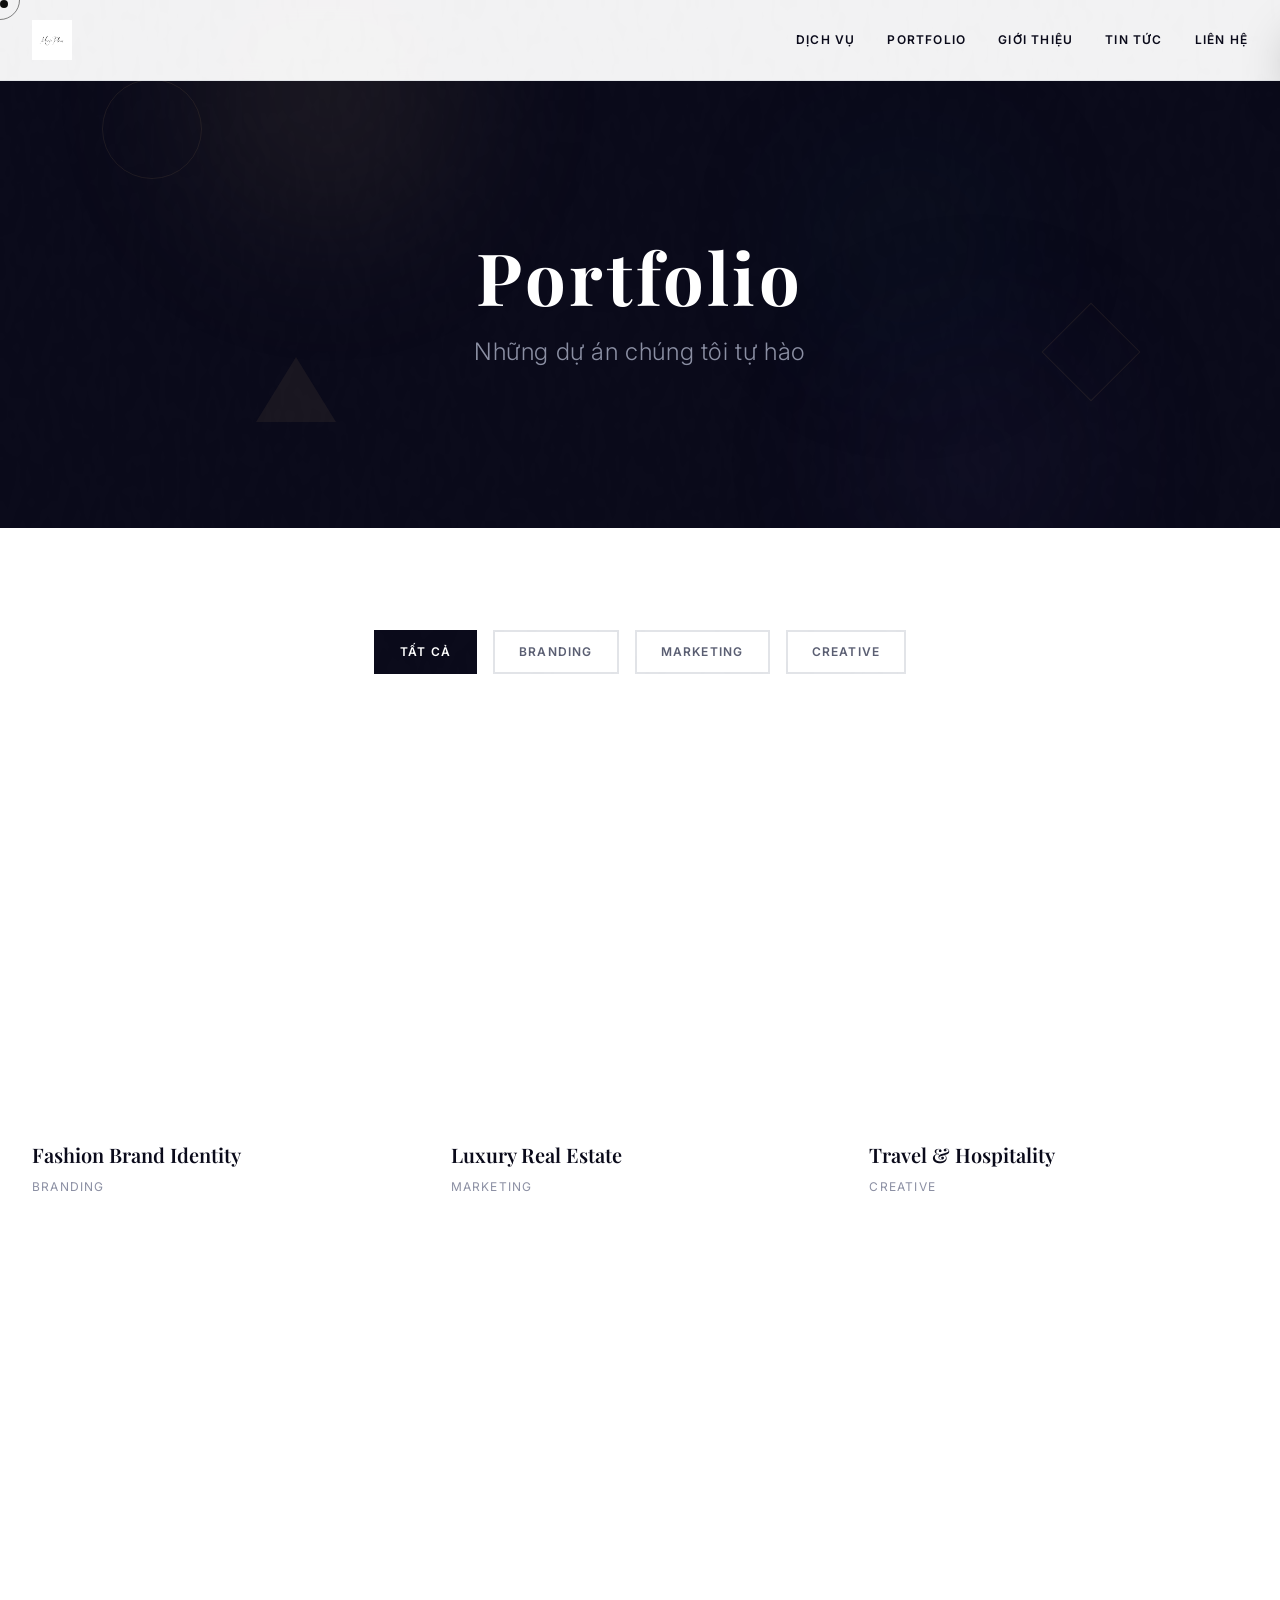
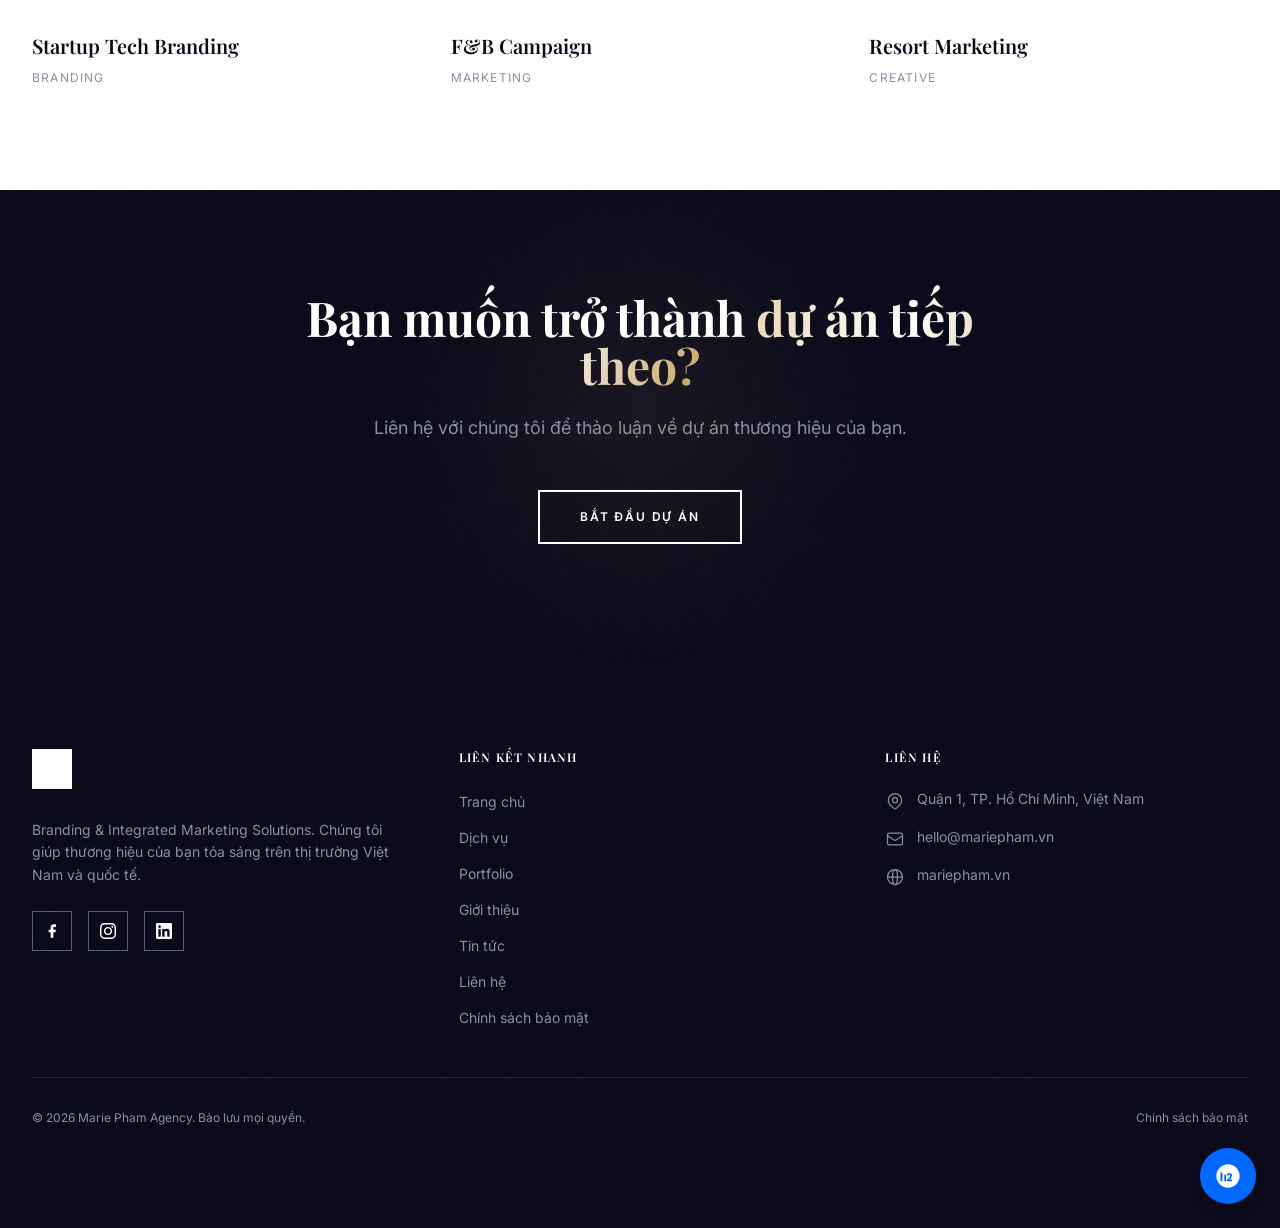
<file: portfolio/index.html>
<!DOCTYPE html><html lang="vi"> <head><meta charset="UTF-8"><meta name="viewport" content="width=device-width, initial-scale=1.0"><meta name="description" content="Các dự án branding và marketing tiêu biểu của Marie Pham Agency — từ thời trang, bất động sản đến du lịch và F&#38;B tại thị trường Việt Nam."><meta name="generator" content="Astro v6.1.10"><link rel="canonical" href="https://mariepham.vn/portfolio/"><link rel="icon" type="image/svg+xml" href="/favicon.svg"><link rel="icon" type="image/x-icon" href="/favicon.ico"><meta property="og:title" content="Portfolio | Marie Pham Agency"><meta property="og:description" content="Các dự án branding và marketing tiêu biểu của Marie Pham Agency — từ thời trang, bất động sản đến du lịch và F&#38;B tại thị trường Việt Nam."><meta property="og:image" content="https://mariepham.vn/images/hero-dark.jpg"><meta property="og:url" content="https://mariepham.vn/portfolio/"><meta property="og:type" content="website"><meta property="og:locale" content="vi_VN"><meta name="twitter:card" content="summary_large_image"><link rel="preconnect" href="https://fonts.googleapis.com"><link rel="preconnect" href="https://fonts.gstatic.com" crossorigin><link href="https://fonts.googleapis.com/css2?family=Inter:wght@300;400;500;600;700&family=Playfair+Display:ital,wght@0,400;0,500;0,600;0,700;1,400;1,500&display=swap" rel="stylesheet"><title>Portfolio | Marie Pham Agency</title><meta name="astro-view-transitions-enabled" content="true"><meta name="astro-view-transitions-fallback" content="animate"><script type="module" src="/_astro/ClientRouter.astro_astro_type_script_index_0_lang.j56hQv-j.js"></script><link rel="stylesheet" href="/_astro/Layout.DgjwpuRf.css"></head> <body class="bg-brand-white text-brand-black antialiased"> <!-- Branded intro loader --> <div id="intro-loader" class="intro-loader"> <div class="intro-inner"> <div class="intro-line"></div> <span class="intro-text">Marie Pham</span> <span class="intro-sub">Agency</span> <div class="intro-line"></div> </div> </div> <div class="cursor-dot" id="cursor-dot"></div> <div class="cursor-ring" id="cursor-ring"></div> <!-- Cursor sparkle canvas --> <canvas id="sparkle-canvas" class="sparkle-canvas"></canvas> <header id="site-header" class="fixed top-0 left-0 right-0 z-50 transition-all duration-500 border-b header-solid"> <div class="max-w-7xl mx-auto px-4 sm:px-6 lg:px-8"> <div class="flex items-center justify-between h-20"> <!-- Logo --> <a href="/" class="flex items-center"> <img id="header-logo" src="/images/client-logo.jpg" alt="Marie Pham" class="h-10 w-auto"> </a> <!-- Desktop Navigation --> <nav class="hidden lg:flex items-center gap-8" aria-label="Main navigation"> <a href="/dich-vu" class="nav-link text-xs font-semibold uppercase tracking-widest transition-colors duration-400"> Dịch vụ </a><a href="/portfolio" class="nav-link text-xs font-semibold uppercase tracking-widest transition-colors duration-400"> Portfolio </a><a href="/gioi-thieu" class="nav-link text-xs font-semibold uppercase tracking-widest transition-colors duration-400"> Giới thiệu </a><a href="/tin-tuc" class="nav-link text-xs font-semibold uppercase tracking-widest transition-colors duration-400"> Tin tức </a><a href="/lien-he" class="nav-link text-xs font-semibold uppercase tracking-widest transition-colors duration-400"> Liên hệ </a> </nav> <!-- Mobile Menu Button --> <button id="menu-toggle" class="lg:hidden flex flex-col items-center justify-center w-10 h-10 gap-1.5" aria-label="Toggle menu" aria-expanded="false"> <span class="menu-bar block w-6 h-0.5 transition-all duration-300" id="bar1"></span> <span class="menu-bar block w-6 h-0.5 transition-all duration-300" id="bar2"></span> <span class="menu-bar block w-4 h-0.5 transition-all duration-300 ml-auto" id="bar3"></span> </button> </div> </div> <!-- Mobile Menu --> <div id="mobile-menu" class="mobile-menu fixed top-0 right-0 w-80 h-full bg-brand-white z-50 shadow-2xl flex flex-col"> <div class="flex items-center justify-between px-6 h-20 border-b border-brand-gray-200"> <img src="/images/client-logo.jpg" alt="Marie Pham" class="h-8 w-auto"> <button id="menu-close" class="w-10 h-10 flex items-center justify-center" aria-label="Close menu"> <svg class="w-6 h-6" fill="none" stroke="currentColor" viewBox="0 0 24 24"> <path stroke-linecap="round" stroke-linejoin="round" stroke-width="1.5" d="M6 18L18 6M6 6l12 12"></path> </svg> </button> </div> <nav class="flex flex-col px-6 py-8 gap-6" aria-label="Mobile navigation"> <a href="/" class="text-sm font-semibold uppercase tracking-widest text-brand-black hover:text-brand-gray-400 transition-colors duration-300">
Trang chủ
</a> <a href="/dich-vu" class="text-sm font-semibold uppercase tracking-widest text-brand-black hover:text-brand-gray-400 transition-colors duration-300"> Dịch vụ </a><a href="/portfolio" class="text-sm font-semibold uppercase tracking-widest text-brand-black hover:text-brand-gray-400 transition-colors duration-300"> Portfolio </a><a href="/gioi-thieu" class="text-sm font-semibold uppercase tracking-widest text-brand-black hover:text-brand-gray-400 transition-colors duration-300"> Giới thiệu </a><a href="/tin-tuc" class="text-sm font-semibold uppercase tracking-widest text-brand-black hover:text-brand-gray-400 transition-colors duration-300"> Tin tức </a><a href="/lien-he" class="text-sm font-semibold uppercase tracking-widest text-brand-black hover:text-brand-gray-400 transition-colors duration-300"> Liên hệ </a> </nav> </div> <!-- Overlay --> <div id="menu-overlay" class="fixed inset-0 bg-black/50 z-40 hidden"></div> </header> <!-- Spacer for fixed header --> <div id="header-spacer" class="h-20"></div> <script type="module">const c=document.getElementById("menu-toggle"),i=document.getElementById("menu-close"),s=document.getElementById("mobile-menu"),o=document.getElementById("menu-overlay"),e=document.getElementById("site-header"),t=document.getElementById("header-logo"),n=document.getElementById("header-spacer");function r(){s?.classList.add("open"),o?.classList.remove("hidden"),document.body.style.overflow="hidden"}function d(){s?.classList.remove("open"),o?.classList.add("hidden"),document.body.style.overflow=""}c?.addEventListener("click",r);i?.addEventListener("click",d);o?.addEventListener("click",d);s?.querySelectorAll("a").forEach(a=>{a.addEventListener("click",d)});const m=window.location.pathname==="/"||window.location.pathname==="";function l(){e&&(m&&window.scrollY<80?(e.classList.remove("header-solid"),e.classList.add("header-transparent"),t&&(t.style.filter="brightness(0) invert(1)"),n&&(n.style.display="none")):(e.classList.remove("header-transparent"),e.classList.add("header-solid"),t&&(t.style.filter=""),n&&(n.style.display="")))}l();window.addEventListener("scroll",l,{passive:!0});</script> <main>  <section class="relative py-28 md:py-36 lg:py-40 bg-brand-black overflow-hidden -mt-20"><!-- Aurora blobs for all dark heroes --><div class="hero-aurora hero-aurora-mini"><div class="aurora-blob aurora-blob-1"></div><div class="aurora-blob aurora-blob-2"></div><div class="aurora-blob aurora-blob-3"></div></div><!-- Geometric shapes --><div class="geo-shapes"><div class="geo-shape geo-shape--circle"></div><div class="geo-shape geo-shape--square"></div><div class="geo-shape geo-shape--triangle"></div></div><div class="relative z-10 pt-20 text-center text-white px-4 max-w-4xl mx-auto"><h1 class="font-heading text-3xl sm:text-4xl md:text-5xl lg:text-6xl xl:text-7xl font-bold tracking-wider mb-4 md:mb-6 fade-in">Portfolio</h1><p class="text-base sm:text-lg md:text-xl lg:text-2xl font-light tracking-wide text-brand-gray-400 fade-in">Những dự án chúng tôi tự hào</p></div></section>  <section class="section-padding bg-brand-white"> <div class="max-w-7xl mx-auto px-4 sm:px-6 lg:px-8"> <!-- Filter Tabs — horizontally scrollable on mobile --> <div class="flex items-center justify-start sm:justify-center gap-3 sm:gap-4 mb-12 md:mb-16 fade-in overflow-x-auto pb-2 -mx-4 px-4 sm:mx-0 sm:px-0"> <button class="portfolio-filter active text-[0.65rem] sm:text-xs font-semibold uppercase tracking-widest px-4 sm:px-6 py-2.5 sm:py-3 border-2 border-brand-black bg-brand-black text-white transition-all duration-400 whitespace-nowrap shrink-0" data-filter="all">
Tất cả
</button> <button class="portfolio-filter text-[0.65rem] sm:text-xs font-semibold uppercase tracking-widest px-4 sm:px-6 py-2.5 sm:py-3 border-2 border-brand-gray-200 text-brand-gray-600 hover:border-brand-black hover:text-brand-black transition-all duration-400 whitespace-nowrap shrink-0" data-filter="branding">
Branding
</button> <button class="portfolio-filter text-[0.65rem] sm:text-xs font-semibold uppercase tracking-widest px-4 sm:px-6 py-2.5 sm:py-3 border-2 border-brand-gray-200 text-brand-gray-600 hover:border-brand-black hover:text-brand-black transition-all duration-400 whitespace-nowrap shrink-0" data-filter="marketing">
Marketing
</button> <button class="portfolio-filter text-[0.65rem] sm:text-xs font-semibold uppercase tracking-widest px-4 sm:px-6 py-2.5 sm:py-3 border-2 border-brand-gray-200 text-brand-gray-600 hover:border-brand-black hover:text-brand-black transition-all duration-400 whitespace-nowrap shrink-0" data-filter="creative">
Creative
</button> </div> <!-- Portfolio Grid --> <div class="grid grid-cols-1 sm:grid-cols-2 lg:grid-cols-3 gap-6 sm:gap-8 lg:gap-10" id="portfolio-grid"> <div class="scale-in"> <div class="portfolio-item group cursor-pointer" data-category="branding"> <div class="relative overflow-hidden aspect-square mb-3 sm:mb-4 img-reveal"> <img src="/images/portfolio-fashion.jpg" alt="Fashion Brand Identity" class="w-full h-full object-cover transition-transform duration-700 group-hover:scale-105" loading="lazy"> <div class="view-label"> <span>Xem</span> </div> </div> <h3 class="font-heading text-base sm:text-lg md:text-xl font-semibold mb-1 group-hover:text-brand-accent transition-colors duration-300"> Fashion Brand Identity </h3> <span class="text-brand-gray-400 text-[0.6rem] sm:text-xs uppercase tracking-widest">Branding</span> </div> </div> <div class="scale-in"> <div class="portfolio-item group cursor-pointer" data-category="marketing"> <div class="relative overflow-hidden aspect-square mb-3 sm:mb-4 img-reveal"> <img src="/images/portfolio-realestate.jpg" alt="Luxury Real Estate" class="w-full h-full object-cover transition-transform duration-700 group-hover:scale-105" loading="lazy"> <div class="view-label"> <span>Xem</span> </div> </div> <h3 class="font-heading text-base sm:text-lg md:text-xl font-semibold mb-1 group-hover:text-brand-accent transition-colors duration-300"> Luxury Real Estate </h3> <span class="text-brand-gray-400 text-[0.6rem] sm:text-xs uppercase tracking-widest">Marketing</span> </div> </div> <div class="scale-in"> <div class="portfolio-item group cursor-pointer" data-category="creative"> <div class="relative overflow-hidden aspect-square mb-3 sm:mb-4 img-reveal"> <img src="/images/portfolio-travel.jpg" alt="Travel &#38; Hospitality" class="w-full h-full object-cover transition-transform duration-700 group-hover:scale-105" loading="lazy"> <div class="view-label"> <span>Xem</span> </div> </div> <h3 class="font-heading text-base sm:text-lg md:text-xl font-semibold mb-1 group-hover:text-brand-accent transition-colors duration-300"> Travel &amp; Hospitality </h3> <span class="text-brand-gray-400 text-[0.6rem] sm:text-xs uppercase tracking-widest">Creative</span> </div> </div> <div class="scale-in"> <div class="portfolio-item group cursor-pointer" data-category="branding"> <div class="relative overflow-hidden aspect-square mb-3 sm:mb-4 img-reveal"> <img src="/images/portfolio-startup.jpg" alt="Startup Tech Branding" class="w-full h-full object-cover transition-transform duration-700 group-hover:scale-105" loading="lazy"> <div class="view-label"> <span>Xem</span> </div> </div> <h3 class="font-heading text-base sm:text-lg md:text-xl font-semibold mb-1 group-hover:text-brand-accent transition-colors duration-300"> Startup Tech Branding </h3> <span class="text-brand-gray-400 text-[0.6rem] sm:text-xs uppercase tracking-widest">Branding</span> </div> </div> <div class="scale-in"> <div class="portfolio-item group cursor-pointer" data-category="marketing"> <div class="relative overflow-hidden aspect-square mb-3 sm:mb-4 img-reveal"> <img src="/images/portfolio-fnb.jpg" alt="F&#38;B Campaign" class="w-full h-full object-cover transition-transform duration-700 group-hover:scale-105" loading="lazy"> <div class="view-label"> <span>Xem</span> </div> </div> <h3 class="font-heading text-base sm:text-lg md:text-xl font-semibold mb-1 group-hover:text-brand-accent transition-colors duration-300"> F&amp;B Campaign </h3> <span class="text-brand-gray-400 text-[0.6rem] sm:text-xs uppercase tracking-widest">Marketing</span> </div> </div> <div class="scale-in"> <div class="portfolio-item group cursor-pointer" data-category="creative"> <div class="relative overflow-hidden aspect-square mb-3 sm:mb-4 img-reveal"> <img src="/images/portfolio-resort.jpg" alt="Resort Marketing" class="w-full h-full object-cover transition-transform duration-700 group-hover:scale-105" loading="lazy"> <div class="view-label"> <span>Xem</span> </div> </div> <h3 class="font-heading text-base sm:text-lg md:text-xl font-semibold mb-1 group-hover:text-brand-accent transition-colors duration-300"> Resort Marketing </h3> <span class="text-brand-gray-400 text-[0.6rem] sm:text-xs uppercase tracking-widest">Creative</span> </div> </div> </div> </div> </section>  <section class="section-padding bg-brand-black text-white text-center cta-glow"> <div class="max-w-3xl mx-auto px-4 sm:px-6 lg:px-8 fade-in"> <h2 class="font-heading text-2xl sm:text-3xl md:text-4xl lg:text-5xl font-bold mb-4 sm:mb-6">
Bạn muốn trở thành <span class="text-shimmer">dự án tiếp theo?</span> </h2> <p class="text-brand-gray-400 text-sm sm:text-base md:text-lg mb-8 sm:mb-12 leading-relaxed">
Liên hệ với chúng tôi để thảo luận về dự án thương hiệu của bạn.
</p> <a href="/lien-he" class="btn btn-outline btn-magnetic">Bắt đầu dự án</a> </div> </section>  </main> <footer class="bg-brand-black text-white"> <div class="max-w-7xl mx-auto px-4 sm:px-6 lg:px-8 section-padding"> <div class="grid grid-cols-1 sm:grid-cols-2 md:grid-cols-3 gap-10 sm:gap-12 lg:gap-16"> <!-- About --> <div class="sm:col-span-2 md:col-span-1"> <a href="/" class="inline-block mb-5 sm:mb-6"> <img src="/images/client-logo.jpg" alt="Marie Pham" class="h-8 sm:h-10 w-auto" style="filter: brightness(0) invert(1);"> </a> <p class="text-brand-gray-400 text-xs sm:text-sm leading-relaxed mb-5 sm:mb-6">
Branding & Integrated Marketing Solutions. Chúng tôi giúp thương hiệu của bạn tỏa sáng trên thị trường Việt Nam và quốc tế.
</p> <div class="flex gap-3 sm:gap-4"> <a href="https://facebook.com/mariepham.vn" target="_blank" rel="noopener noreferrer" class="footer-social w-10 h-10 border border-brand-gray-600 flex items-center justify-center hover:bg-white hover:text-brand-black transition-all duration-400" aria-label="Facebook"> <svg class="w-4 h-4" fill="currentColor" viewBox="0 0 24 24"><path d="M18 2h-3a5 5 0 00-5 5v3H7v4h3v8h4v-8h3l1-4h-4V7a1 1 0 011-1h3z"></path></svg> </a> <a href="https://instagram.com/mariepham.vn" target="_blank" rel="noopener noreferrer" class="footer-social w-10 h-10 border border-brand-gray-600 flex items-center justify-center hover:bg-white hover:text-brand-black transition-all duration-400" aria-label="Instagram"> <svg class="w-4 h-4" fill="currentColor" viewBox="0 0 24 24"><path d="M12 2.163c3.204 0 3.584.012 4.85.07 3.252.148 4.771 1.691 4.919 4.919.058 1.265.069 1.645.069 4.849 0 3.205-.012 3.584-.069 4.849-.149 3.225-1.664 4.771-4.919 4.919-1.266.058-1.644.07-4.85.07-3.204 0-3.584-.012-4.849-.07-3.26-.149-4.771-1.699-4.919-4.92-.058-1.265-.07-1.644-.07-4.849 0-3.204.013-3.583.07-4.849.149-3.227 1.664-4.771 4.919-4.919 1.266-.057 1.645-.069 4.849-.069zm0-2.163c-3.259 0-3.667.014-4.947.072-4.358.2-6.78 2.618-6.98 6.98-.059 1.281-.073 1.689-.073 4.948 0 3.259.014 3.668.072 4.948.2 4.358 2.618 6.78 6.98 6.98 1.281.058 1.689.072 4.948.072 3.259 0 3.668-.014 4.948-.072 4.354-.2 6.782-2.618 6.979-6.98.059-1.28.073-1.689.073-4.948 0-3.259-.014-3.667-.072-4.947-.196-4.354-2.617-6.78-6.979-6.98-1.281-.059-1.69-.073-4.949-.073zm0 5.838c-3.403 0-6.162 2.759-6.162 6.162s2.759 6.163 6.162 6.163 6.162-2.759 6.162-6.163c0-3.403-2.759-6.162-6.162-6.162zm0 10.162c-2.209 0-4-1.79-4-4 0-2.209 1.791-4 4-4s4 1.791 4 4c0 2.21-1.791 4-4 4zm6.406-11.845c-.796 0-1.441.645-1.441 1.44s.645 1.44 1.441 1.44c.795 0 1.439-.645 1.439-1.44s-.644-1.44-1.439-1.44z"></path></svg> </a> <a href="https://linkedin.com/company/mariepham" target="_blank" rel="noopener noreferrer" class="footer-social w-10 h-10 border border-brand-gray-600 flex items-center justify-center hover:bg-white hover:text-brand-black transition-all duration-400" aria-label="LinkedIn"> <svg class="w-4 h-4" fill="currentColor" viewBox="0 0 24 24"><path d="M20.447 20.452h-3.554v-5.569c0-1.328-.027-3.037-1.852-3.037-1.853 0-2.136 1.445-2.136 2.939v5.667H9.351V9h3.414v1.561h.046c.477-.9 1.637-1.85 3.37-1.85 3.601 0 4.267 2.37 4.267 5.455v6.286zM5.337 7.433c-1.144 0-2.063-.926-2.063-2.065 0-1.138.92-2.063 2.063-2.063 1.14 0 2.064.925 2.064 2.063 0 1.139-.925 2.065-2.064 2.065zm1.782 13.019H3.555V9h3.564v11.452zM22.225 0H1.771C.792 0 0 .774 0 1.729v20.542C0 23.227.792 24 1.771 24h20.451C23.2 24 24 23.227 24 22.271V1.729C24 .774 23.2 0 22.222 0h.003z"></path></svg> </a> </div> </div> <!-- Quick Links --> <div> <h4 class="text-[0.65rem] sm:text-xs font-semibold uppercase tracking-widest mb-5 sm:mb-6">Liên kết nhanh</h4> <ul class="space-y-2 sm:space-y-3"> <li> <a href="/" class="text-brand-gray-400 text-xs sm:text-sm hover:text-brand-accent transition-colors duration-300"> Trang chủ </a> </li><li> <a href="/dich-vu" class="text-brand-gray-400 text-xs sm:text-sm hover:text-brand-accent transition-colors duration-300"> Dịch vụ </a> </li><li> <a href="/portfolio" class="text-brand-gray-400 text-xs sm:text-sm hover:text-brand-accent transition-colors duration-300"> Portfolio </a> </li><li> <a href="/gioi-thieu" class="text-brand-gray-400 text-xs sm:text-sm hover:text-brand-accent transition-colors duration-300"> Giới thiệu </a> </li><li> <a href="/tin-tuc" class="text-brand-gray-400 text-xs sm:text-sm hover:text-brand-accent transition-colors duration-300"> Tin tức </a> </li><li> <a href="/lien-he" class="text-brand-gray-400 text-xs sm:text-sm hover:text-brand-accent transition-colors duration-300"> Liên hệ </a> </li><li> <a href="/chinh-sach-bao-mat" class="text-brand-gray-400 text-xs sm:text-sm hover:text-brand-accent transition-colors duration-300"> Chính sách bảo mật </a> </li> </ul> </div> <!-- Contact Info --> <div> <h4 class="text-[0.65rem] sm:text-xs font-semibold uppercase tracking-widest mb-5 sm:mb-6">Liên hệ</h4> <ul class="space-y-3 sm:space-y-4 text-xs sm:text-sm text-brand-gray-400"> <li class="flex items-start gap-3"> <svg class="w-4 h-4 sm:w-5 sm:h-5 mt-0.5 shrink-0" fill="none" stroke="currentColor" viewBox="0 0 24 24"> <path stroke-linecap="round" stroke-linejoin="round" stroke-width="1.5" d="M17.657 16.657L13.414 20.9a1.998 1.998 0 01-2.827 0l-4.244-4.243a8 8 0 1111.314 0z"></path> <path stroke-linecap="round" stroke-linejoin="round" stroke-width="1.5" d="M15 11a3 3 0 11-6 0 3 3 0 016 0z"></path> </svg> <span>Quận 1, TP. Hồ Chí Minh, Việt Nam</span> </li> <li class="flex items-start gap-3"> <svg class="w-4 h-4 sm:w-5 sm:h-5 mt-0.5 shrink-0" fill="none" stroke="currentColor" viewBox="0 0 24 24"> <path stroke-linecap="round" stroke-linejoin="round" stroke-width="1.5" d="M3 8l7.89 5.26a2 2 0 002.22 0L21 8M5 19h14a2 2 0 002-2V7a2 2 0 00-2-2H5a2 2 0 00-2 2v10a2 2 0 002 2z"></path> </svg> <a href="mailto:hello@mariepham.vn" class="hover:text-brand-accent transition-colors">hello@mariepham.vn</a> </li> <li class="flex items-start gap-3"> <svg class="w-4 h-4 sm:w-5 sm:h-5 mt-0.5 shrink-0" fill="none" stroke="currentColor" viewBox="0 0 24 24"> <path stroke-linecap="round" stroke-linejoin="round" stroke-width="1.5" d="M21 12a9 9 0 01-9 9m9-9a9 9 0 00-9-9m9 9H3m9 9a9 9 0 01-9-9m9 9c1.657 0 3-4.03 3-9s-1.343-9-3-9m0 18c-1.657 0-3-4.03-3-9s1.343-9 3-9m-9 9a9 9 0 019-9"></path> </svg> <a href="https://mariepham.vn" class="hover:text-brand-accent transition-colors">mariepham.vn</a> </li> </ul> </div> </div> <!-- Bottom Bar --> <div class="border-t border-brand-gray-600/30 mt-10 sm:mt-12 pt-6 sm:pt-8 flex flex-col sm:flex-row items-center justify-between gap-3 sm:gap-4"> <p class="text-brand-gray-400 text-[0.6rem] sm:text-xs">&copy; 2026 Marie Pham Agency. Bảo lưu mọi quyền.</p> <a href="/chinh-sach-bao-mat" class="text-brand-gray-400 text-[0.6rem] sm:text-xs hover:text-brand-accent transition-colors">Chính sách bảo mật</a> </div> </div> </footer> <a href="https://zalo.me/mariepham" target="_blank" rel="noopener noreferrer" class="zalo-float fixed bottom-4 right-4 sm:bottom-6 sm:right-6 z-40 w-12 h-12 sm:w-14 sm:h-14 bg-brand-zalo rounded-full flex items-center justify-center shadow-lg hover:shadow-xl hover:scale-110 active:scale-95 transition-all duration-300" aria-label="Chat Zalo"> <svg class="w-6 h-6 sm:w-7 sm:h-7 text-white" viewBox="0 0 48 48" fill="currentColor"> <path d="M24 4C12.954 4 4 12.954 4 24s8.954 20 20 20 20-8.954 20-20S35.046 4 24 4zm-3.2 28.8h-3.2V22h3.2v10.8zm8 0H22v-1.6l4.8-5.6c.8-1 1.2-1.6 1.2-2.4 0-1-.6-1.6-1.6-1.6-.8 0-1.6.6-1.6 1.6h-3c0-2.6 2-4.4 4.6-4.4 2.8 0 4.6 1.6 4.6 4 0 1.4-.6 2.6-2 4.2l-2.8 3.2h4.6v2.6zm-14.4 0h-3.2V18h3.2v14.8z"></path> </svg> </a> <script type="module" src="/_astro/ScrollAnimation.astro_astro_type_script_index_0_lang.CWOion8c.js"></script> </body></html> <script type="module">const o=document.querySelectorAll(".portfolio-filter"),l=document.querySelectorAll("#portfolio-grid > div");o.forEach(r=>{r.addEventListener("click",()=>{const a=r.getAttribute("data-filter");o.forEach(e=>{e.classList.remove("active","bg-brand-black","text-white","border-brand-black"),e.classList.add("border-brand-gray-200","text-brand-gray-600")}),r.classList.add("active","bg-brand-black","text-white","border-brand-black"),r.classList.remove("border-brand-gray-200","text-brand-gray-600"),l.forEach(e=>{const s=e.querySelector(".portfolio-item")?.getAttribute("data-category"),t=e;a==="all"||s===a?(t.style.display="",t.style.opacity="0",t.style.transform="scale(0.92)",requestAnimationFrame(()=>{t.style.transition="opacity 0.5s ease, transform 0.5s ease",t.style.opacity="1",t.style.transform="scale(1)"})):(t.style.opacity="0",t.style.transform="scale(0.92)",setTimeout(()=>{t.style.display="none"},300))})})});</script>
</file>
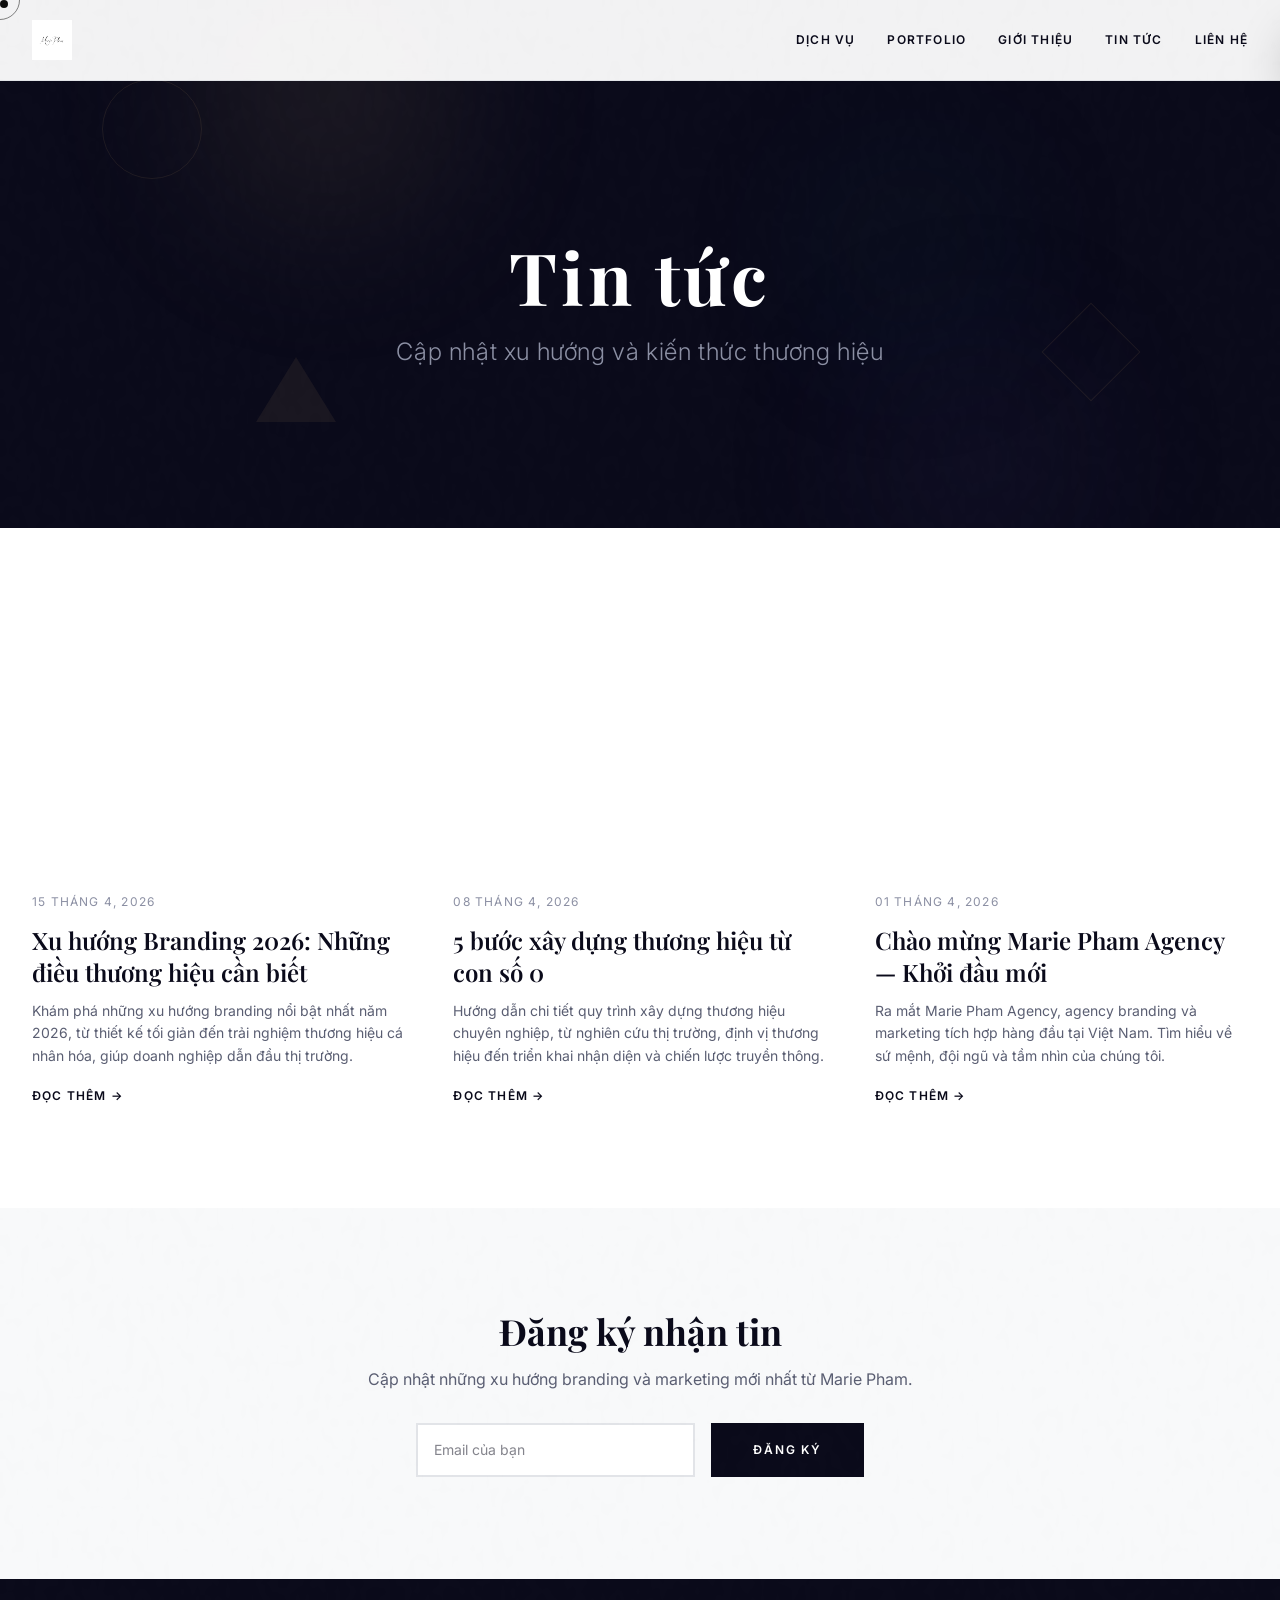
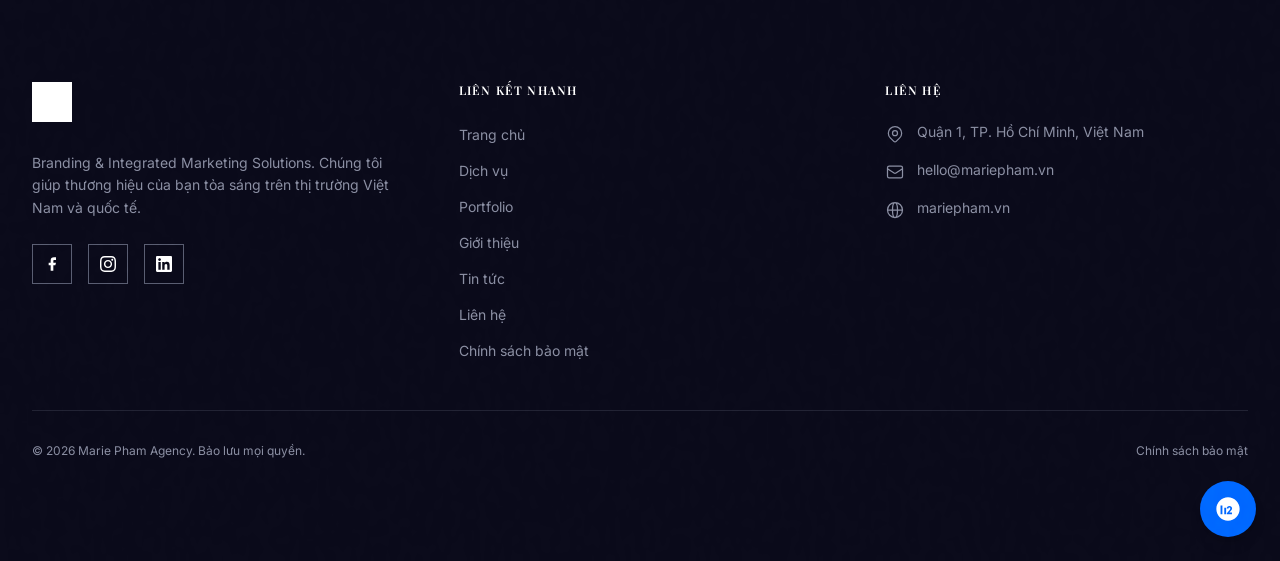
<file: tin-tuc/index.html>
<!DOCTYPE html><html lang="vi"> <head><meta charset="UTF-8"><meta name="viewport" content="width=device-width, initial-scale=1.0"><meta name="description" content="Tin tức, xu hướng branding và marketing insights từ Marie Pham Agency. Cập nhật kiến thức thương hiệu cho doanh nghiệp Việt Nam."><meta name="generator" content="Astro v6.1.10"><link rel="canonical" href="https://mariepham.vn/tin-tuc/"><link rel="icon" type="image/svg+xml" href="/favicon.svg"><link rel="icon" type="image/x-icon" href="/favicon.ico"><meta property="og:title" content="Tin tức | Marie Pham Agency"><meta property="og:description" content="Tin tức, xu hướng branding và marketing insights từ Marie Pham Agency. Cập nhật kiến thức thương hiệu cho doanh nghiệp Việt Nam."><meta property="og:image" content="https://mariepham.vn/images/hero-dark.jpg"><meta property="og:url" content="https://mariepham.vn/tin-tuc/"><meta property="og:type" content="website"><meta property="og:locale" content="vi_VN"><meta name="twitter:card" content="summary_large_image"><link rel="preconnect" href="https://fonts.googleapis.com"><link rel="preconnect" href="https://fonts.gstatic.com" crossorigin><link href="https://fonts.googleapis.com/css2?family=Inter:wght@300;400;500;600;700&family=Playfair+Display:ital,wght@0,400;0,500;0,600;0,700;1,400;1,500&display=swap" rel="stylesheet"><title>Tin tức | Marie Pham Agency</title><meta name="astro-view-transitions-enabled" content="true"><meta name="astro-view-transitions-fallback" content="animate"><script type="module" src="/_astro/ClientRouter.astro_astro_type_script_index_0_lang.j56hQv-j.js"></script><link rel="stylesheet" href="/_astro/Layout.DgjwpuRf.css"></head> <body class="bg-brand-white text-brand-black antialiased"> <!-- Branded intro loader --> <div id="intro-loader" class="intro-loader"> <div class="intro-inner"> <div class="intro-line"></div> <span class="intro-text">Marie Pham</span> <span class="intro-sub">Agency</span> <div class="intro-line"></div> </div> </div> <div class="cursor-dot" id="cursor-dot"></div> <div class="cursor-ring" id="cursor-ring"></div> <!-- Cursor sparkle canvas --> <canvas id="sparkle-canvas" class="sparkle-canvas"></canvas> <header id="site-header" class="fixed top-0 left-0 right-0 z-50 transition-all duration-500 border-b header-solid"> <div class="max-w-7xl mx-auto px-4 sm:px-6 lg:px-8"> <div class="flex items-center justify-between h-20"> <!-- Logo --> <a href="/" class="flex items-center"> <img id="header-logo" src="/images/client-logo.jpg" alt="Marie Pham" class="h-10 w-auto"> </a> <!-- Desktop Navigation --> <nav class="hidden lg:flex items-center gap-8" aria-label="Main navigation"> <a href="/dich-vu" class="nav-link text-xs font-semibold uppercase tracking-widest transition-colors duration-400"> Dịch vụ </a><a href="/portfolio" class="nav-link text-xs font-semibold uppercase tracking-widest transition-colors duration-400"> Portfolio </a><a href="/gioi-thieu" class="nav-link text-xs font-semibold uppercase tracking-widest transition-colors duration-400"> Giới thiệu </a><a href="/tin-tuc" class="nav-link text-xs font-semibold uppercase tracking-widest transition-colors duration-400"> Tin tức </a><a href="/lien-he" class="nav-link text-xs font-semibold uppercase tracking-widest transition-colors duration-400"> Liên hệ </a> </nav> <!-- Mobile Menu Button --> <button id="menu-toggle" class="lg:hidden flex flex-col items-center justify-center w-10 h-10 gap-1.5" aria-label="Toggle menu" aria-expanded="false"> <span class="menu-bar block w-6 h-0.5 transition-all duration-300" id="bar1"></span> <span class="menu-bar block w-6 h-0.5 transition-all duration-300" id="bar2"></span> <span class="menu-bar block w-4 h-0.5 transition-all duration-300 ml-auto" id="bar3"></span> </button> </div> </div> <!-- Mobile Menu --> <div id="mobile-menu" class="mobile-menu fixed top-0 right-0 w-80 h-full bg-brand-white z-50 shadow-2xl flex flex-col"> <div class="flex items-center justify-between px-6 h-20 border-b border-brand-gray-200"> <img src="/images/client-logo.jpg" alt="Marie Pham" class="h-8 w-auto"> <button id="menu-close" class="w-10 h-10 flex items-center justify-center" aria-label="Close menu"> <svg class="w-6 h-6" fill="none" stroke="currentColor" viewBox="0 0 24 24"> <path stroke-linecap="round" stroke-linejoin="round" stroke-width="1.5" d="M6 18L18 6M6 6l12 12"></path> </svg> </button> </div> <nav class="flex flex-col px-6 py-8 gap-6" aria-label="Mobile navigation"> <a href="/" class="text-sm font-semibold uppercase tracking-widest text-brand-black hover:text-brand-gray-400 transition-colors duration-300">
Trang chủ
</a> <a href="/dich-vu" class="text-sm font-semibold uppercase tracking-widest text-brand-black hover:text-brand-gray-400 transition-colors duration-300"> Dịch vụ </a><a href="/portfolio" class="text-sm font-semibold uppercase tracking-widest text-brand-black hover:text-brand-gray-400 transition-colors duration-300"> Portfolio </a><a href="/gioi-thieu" class="text-sm font-semibold uppercase tracking-widest text-brand-black hover:text-brand-gray-400 transition-colors duration-300"> Giới thiệu </a><a href="/tin-tuc" class="text-sm font-semibold uppercase tracking-widest text-brand-black hover:text-brand-gray-400 transition-colors duration-300"> Tin tức </a><a href="/lien-he" class="text-sm font-semibold uppercase tracking-widest text-brand-black hover:text-brand-gray-400 transition-colors duration-300"> Liên hệ </a> </nav> </div> <!-- Overlay --> <div id="menu-overlay" class="fixed inset-0 bg-black/50 z-40 hidden"></div> </header> <!-- Spacer for fixed header --> <div id="header-spacer" class="h-20"></div> <script type="module">const c=document.getElementById("menu-toggle"),i=document.getElementById("menu-close"),s=document.getElementById("mobile-menu"),o=document.getElementById("menu-overlay"),e=document.getElementById("site-header"),t=document.getElementById("header-logo"),n=document.getElementById("header-spacer");function r(){s?.classList.add("open"),o?.classList.remove("hidden"),document.body.style.overflow="hidden"}function d(){s?.classList.remove("open"),o?.classList.add("hidden"),document.body.style.overflow=""}c?.addEventListener("click",r);i?.addEventListener("click",d);o?.addEventListener("click",d);s?.querySelectorAll("a").forEach(a=>{a.addEventListener("click",d)});const m=window.location.pathname==="/"||window.location.pathname==="";function l(){e&&(m&&window.scrollY<80?(e.classList.remove("header-solid"),e.classList.add("header-transparent"),t&&(t.style.filter="brightness(0) invert(1)"),n&&(n.style.display="none")):(e.classList.remove("header-transparent"),e.classList.add("header-solid"),t&&(t.style.filter=""),n&&(n.style.display="")))}l();window.addEventListener("scroll",l,{passive:!0});</script> <main>  <section class="relative py-28 md:py-36 lg:py-40 bg-brand-black overflow-hidden -mt-20"><!-- Aurora blobs for all dark heroes --><div class="hero-aurora hero-aurora-mini"><div class="aurora-blob aurora-blob-1"></div><div class="aurora-blob aurora-blob-2"></div><div class="aurora-blob aurora-blob-3"></div></div><!-- Geometric shapes --><div class="geo-shapes"><div class="geo-shape geo-shape--circle"></div><div class="geo-shape geo-shape--square"></div><div class="geo-shape geo-shape--triangle"></div></div><div class="relative z-10 pt-20 text-center text-white px-4 max-w-4xl mx-auto"><h1 class="font-heading text-3xl sm:text-4xl md:text-5xl lg:text-6xl xl:text-7xl font-bold tracking-wider mb-4 md:mb-6 fade-in">Tin tức</h1><p class="text-base sm:text-lg md:text-xl lg:text-2xl font-light tracking-wide text-brand-gray-400 fade-in">Cập nhật xu hướng và kiến thức thương hiệu</p></div></section>  <section class="section-padding bg-brand-white"> <div class="max-w-7xl mx-auto px-4 sm:px-6 lg:px-8"> <div class="grid grid-cols-1 sm:grid-cols-2 lg:grid-cols-3 gap-8 sm:gap-10 lg:gap-12"> <article class="blog-card group scale-in"> <div class="relative overflow-hidden aspect-[16/10] mb-4 sm:mb-6 img-reveal"> <img src="/images/blog-branding.jpg" alt="Xu hướng Branding 2026: Những điều thương hiệu cần biết" class="w-full h-full object-cover transition-transform duration-700 group-hover:scale-105" loading="lazy"> </div> <time class="text-[0.6rem] sm:text-xs text-brand-gray-400 uppercase tracking-widest">15 Tháng 4, 2026</time> <h3 class="font-heading text-lg sm:text-xl md:text-2xl font-semibold mt-2 sm:mt-3 mb-2 sm:mb-3 group-hover:text-brand-accent transition-colors duration-300"> <a href="#" class="block">Xu hướng Branding 2026: Những điều thương hiệu cần biết</a> </h3> <p class="text-brand-gray-600 text-xs sm:text-sm leading-relaxed"> Khám phá những xu hướng branding nổi bật nhất năm 2026, từ thiết kế tối giản đến trải nghiệm thương hiệu cá nhân hóa, giúp doanh nghiệp dẫn đầu thị trường. </p> <a href="#" class="inline-block mt-4 sm:mt-5 text-[0.65rem] sm:text-xs font-semibold uppercase tracking-widest text-brand-black hover:text-brand-accent transition-colors duration-300">
Đọc thêm &rarr;
</a> </article><article class="blog-card group scale-in"> <div class="relative overflow-hidden aspect-[16/10] mb-4 sm:mb-6 img-reveal"> <img src="/images/blog-strategy.jpg" alt="5 bước xây dựng thương hiệu từ con số 0" class="w-full h-full object-cover transition-transform duration-700 group-hover:scale-105" loading="lazy"> </div> <time class="text-[0.6rem] sm:text-xs text-brand-gray-400 uppercase tracking-widest">08 Tháng 4, 2026</time> <h3 class="font-heading text-lg sm:text-xl md:text-2xl font-semibold mt-2 sm:mt-3 mb-2 sm:mb-3 group-hover:text-brand-accent transition-colors duration-300"> <a href="#" class="block">5 bước xây dựng thương hiệu từ con số 0</a> </h3> <p class="text-brand-gray-600 text-xs sm:text-sm leading-relaxed"> Hướng dẫn chi tiết quy trình xây dựng thương hiệu chuyên nghiệp, từ nghiên cứu thị trường, định vị thương hiệu đến triển khai nhận diện và chiến lược truyền thông. </p> <a href="#" class="inline-block mt-4 sm:mt-5 text-[0.65rem] sm:text-xs font-semibold uppercase tracking-widest text-brand-black hover:text-brand-accent transition-colors duration-300">
Đọc thêm &rarr;
</a> </article><article class="blog-card group scale-in"> <div class="relative overflow-hidden aspect-[16/10] mb-4 sm:mb-6 img-reveal"> <img src="/images/blog-featured.jpg" alt="Chào mừng Marie Pham Agency — Khởi đầu mới" class="w-full h-full object-cover transition-transform duration-700 group-hover:scale-105" loading="lazy"> </div> <time class="text-[0.6rem] sm:text-xs text-brand-gray-400 uppercase tracking-widest">01 Tháng 4, 2026</time> <h3 class="font-heading text-lg sm:text-xl md:text-2xl font-semibold mt-2 sm:mt-3 mb-2 sm:mb-3 group-hover:text-brand-accent transition-colors duration-300"> <a href="#" class="block">Chào mừng Marie Pham Agency — Khởi đầu mới</a> </h3> <p class="text-brand-gray-600 text-xs sm:text-sm leading-relaxed"> Ra mắt Marie Pham Agency, agency branding và marketing tích hợp hàng đầu tại Việt Nam. Tìm hiểu về sứ mệnh, đội ngũ và tầm nhìn của chúng tôi. </p> <a href="#" class="inline-block mt-4 sm:mt-5 text-[0.65rem] sm:text-xs font-semibold uppercase tracking-widest text-brand-black hover:text-brand-accent transition-colors duration-300">
Đọc thêm &rarr;
</a> </article> </div> </div> </section>  <section class="section-padding bg-brand-gray-50"> <div class="max-w-2xl mx-auto px-4 sm:px-6 lg:px-8 text-center fade-in"> <h2 class="font-heading text-2xl sm:text-3xl md:text-4xl font-bold mb-3 sm:mb-4">
Đăng ký nhận tin
</h2> <p class="text-brand-gray-600 text-sm sm:text-base mb-6 sm:mb-8">
Cập nhật những xu hướng branding và marketing mới nhất từ Marie Pham.
</p> <form class="flex flex-col sm:flex-row gap-3 sm:gap-4 max-w-md mx-auto"> <input type="email" placeholder="Email của bạn" class="flex-1 px-3 sm:px-4 py-3 border-2 border-brand-gray-200 bg-white text-sm focus:border-brand-accent focus:outline-none transition-all duration-300" required> <button type="submit" class="btn btn-primary text-center">
Đăng ký
</button> </form> </div> </section>  </main> <footer class="bg-brand-black text-white"> <div class="max-w-7xl mx-auto px-4 sm:px-6 lg:px-8 section-padding"> <div class="grid grid-cols-1 sm:grid-cols-2 md:grid-cols-3 gap-10 sm:gap-12 lg:gap-16"> <!-- About --> <div class="sm:col-span-2 md:col-span-1"> <a href="/" class="inline-block mb-5 sm:mb-6"> <img src="/images/client-logo.jpg" alt="Marie Pham" class="h-8 sm:h-10 w-auto" style="filter: brightness(0) invert(1);"> </a> <p class="text-brand-gray-400 text-xs sm:text-sm leading-relaxed mb-5 sm:mb-6">
Branding & Integrated Marketing Solutions. Chúng tôi giúp thương hiệu của bạn tỏa sáng trên thị trường Việt Nam và quốc tế.
</p> <div class="flex gap-3 sm:gap-4"> <a href="https://facebook.com/mariepham.vn" target="_blank" rel="noopener noreferrer" class="footer-social w-10 h-10 border border-brand-gray-600 flex items-center justify-center hover:bg-white hover:text-brand-black transition-all duration-400" aria-label="Facebook"> <svg class="w-4 h-4" fill="currentColor" viewBox="0 0 24 24"><path d="M18 2h-3a5 5 0 00-5 5v3H7v4h3v8h4v-8h3l1-4h-4V7a1 1 0 011-1h3z"></path></svg> </a> <a href="https://instagram.com/mariepham.vn" target="_blank" rel="noopener noreferrer" class="footer-social w-10 h-10 border border-brand-gray-600 flex items-center justify-center hover:bg-white hover:text-brand-black transition-all duration-400" aria-label="Instagram"> <svg class="w-4 h-4" fill="currentColor" viewBox="0 0 24 24"><path d="M12 2.163c3.204 0 3.584.012 4.85.07 3.252.148 4.771 1.691 4.919 4.919.058 1.265.069 1.645.069 4.849 0 3.205-.012 3.584-.069 4.849-.149 3.225-1.664 4.771-4.919 4.919-1.266.058-1.644.07-4.85.07-3.204 0-3.584-.012-4.849-.07-3.26-.149-4.771-1.699-4.919-4.92-.058-1.265-.07-1.644-.07-4.849 0-3.204.013-3.583.07-4.849.149-3.227 1.664-4.771 4.919-4.919 1.266-.057 1.645-.069 4.849-.069zm0-2.163c-3.259 0-3.667.014-4.947.072-4.358.2-6.78 2.618-6.98 6.98-.059 1.281-.073 1.689-.073 4.948 0 3.259.014 3.668.072 4.948.2 4.358 2.618 6.78 6.98 6.98 1.281.058 1.689.072 4.948.072 3.259 0 3.668-.014 4.948-.072 4.354-.2 6.782-2.618 6.979-6.98.059-1.28.073-1.689.073-4.948 0-3.259-.014-3.667-.072-4.947-.196-4.354-2.617-6.78-6.979-6.98-1.281-.059-1.69-.073-4.949-.073zm0 5.838c-3.403 0-6.162 2.759-6.162 6.162s2.759 6.163 6.162 6.163 6.162-2.759 6.162-6.163c0-3.403-2.759-6.162-6.162-6.162zm0 10.162c-2.209 0-4-1.79-4-4 0-2.209 1.791-4 4-4s4 1.791 4 4c0 2.21-1.791 4-4 4zm6.406-11.845c-.796 0-1.441.645-1.441 1.44s.645 1.44 1.441 1.44c.795 0 1.439-.645 1.439-1.44s-.644-1.44-1.439-1.44z"></path></svg> </a> <a href="https://linkedin.com/company/mariepham" target="_blank" rel="noopener noreferrer" class="footer-social w-10 h-10 border border-brand-gray-600 flex items-center justify-center hover:bg-white hover:text-brand-black transition-all duration-400" aria-label="LinkedIn"> <svg class="w-4 h-4" fill="currentColor" viewBox="0 0 24 24"><path d="M20.447 20.452h-3.554v-5.569c0-1.328-.027-3.037-1.852-3.037-1.853 0-2.136 1.445-2.136 2.939v5.667H9.351V9h3.414v1.561h.046c.477-.9 1.637-1.85 3.37-1.85 3.601 0 4.267 2.37 4.267 5.455v6.286zM5.337 7.433c-1.144 0-2.063-.926-2.063-2.065 0-1.138.92-2.063 2.063-2.063 1.14 0 2.064.925 2.064 2.063 0 1.139-.925 2.065-2.064 2.065zm1.782 13.019H3.555V9h3.564v11.452zM22.225 0H1.771C.792 0 0 .774 0 1.729v20.542C0 23.227.792 24 1.771 24h20.451C23.2 24 24 23.227 24 22.271V1.729C24 .774 23.2 0 22.222 0h.003z"></path></svg> </a> </div> </div> <!-- Quick Links --> <div> <h4 class="text-[0.65rem] sm:text-xs font-semibold uppercase tracking-widest mb-5 sm:mb-6">Liên kết nhanh</h4> <ul class="space-y-2 sm:space-y-3"> <li> <a href="/" class="text-brand-gray-400 text-xs sm:text-sm hover:text-brand-accent transition-colors duration-300"> Trang chủ </a> </li><li> <a href="/dich-vu" class="text-brand-gray-400 text-xs sm:text-sm hover:text-brand-accent transition-colors duration-300"> Dịch vụ </a> </li><li> <a href="/portfolio" class="text-brand-gray-400 text-xs sm:text-sm hover:text-brand-accent transition-colors duration-300"> Portfolio </a> </li><li> <a href="/gioi-thieu" class="text-brand-gray-400 text-xs sm:text-sm hover:text-brand-accent transition-colors duration-300"> Giới thiệu </a> </li><li> <a href="/tin-tuc" class="text-brand-gray-400 text-xs sm:text-sm hover:text-brand-accent transition-colors duration-300"> Tin tức </a> </li><li> <a href="/lien-he" class="text-brand-gray-400 text-xs sm:text-sm hover:text-brand-accent transition-colors duration-300"> Liên hệ </a> </li><li> <a href="/chinh-sach-bao-mat" class="text-brand-gray-400 text-xs sm:text-sm hover:text-brand-accent transition-colors duration-300"> Chính sách bảo mật </a> </li> </ul> </div> <!-- Contact Info --> <div> <h4 class="text-[0.65rem] sm:text-xs font-semibold uppercase tracking-widest mb-5 sm:mb-6">Liên hệ</h4> <ul class="space-y-3 sm:space-y-4 text-xs sm:text-sm text-brand-gray-400"> <li class="flex items-start gap-3"> <svg class="w-4 h-4 sm:w-5 sm:h-5 mt-0.5 shrink-0" fill="none" stroke="currentColor" viewBox="0 0 24 24"> <path stroke-linecap="round" stroke-linejoin="round" stroke-width="1.5" d="M17.657 16.657L13.414 20.9a1.998 1.998 0 01-2.827 0l-4.244-4.243a8 8 0 1111.314 0z"></path> <path stroke-linecap="round" stroke-linejoin="round" stroke-width="1.5" d="M15 11a3 3 0 11-6 0 3 3 0 016 0z"></path> </svg> <span>Quận 1, TP. Hồ Chí Minh, Việt Nam</span> </li> <li class="flex items-start gap-3"> <svg class="w-4 h-4 sm:w-5 sm:h-5 mt-0.5 shrink-0" fill="none" stroke="currentColor" viewBox="0 0 24 24"> <path stroke-linecap="round" stroke-linejoin="round" stroke-width="1.5" d="M3 8l7.89 5.26a2 2 0 002.22 0L21 8M5 19h14a2 2 0 002-2V7a2 2 0 00-2-2H5a2 2 0 00-2 2v10a2 2 0 002 2z"></path> </svg> <a href="mailto:hello@mariepham.vn" class="hover:text-brand-accent transition-colors">hello@mariepham.vn</a> </li> <li class="flex items-start gap-3"> <svg class="w-4 h-4 sm:w-5 sm:h-5 mt-0.5 shrink-0" fill="none" stroke="currentColor" viewBox="0 0 24 24"> <path stroke-linecap="round" stroke-linejoin="round" stroke-width="1.5" d="M21 12a9 9 0 01-9 9m9-9a9 9 0 00-9-9m9 9H3m9 9a9 9 0 01-9-9m9 9c1.657 0 3-4.03 3-9s-1.343-9-3-9m0 18c-1.657 0-3-4.03-3-9s1.343-9 3-9m-9 9a9 9 0 019-9"></path> </svg> <a href="https://mariepham.vn" class="hover:text-brand-accent transition-colors">mariepham.vn</a> </li> </ul> </div> </div> <!-- Bottom Bar --> <div class="border-t border-brand-gray-600/30 mt-10 sm:mt-12 pt-6 sm:pt-8 flex flex-col sm:flex-row items-center justify-between gap-3 sm:gap-4"> <p class="text-brand-gray-400 text-[0.6rem] sm:text-xs">&copy; 2026 Marie Pham Agency. Bảo lưu mọi quyền.</p> <a href="/chinh-sach-bao-mat" class="text-brand-gray-400 text-[0.6rem] sm:text-xs hover:text-brand-accent transition-colors">Chính sách bảo mật</a> </div> </div> </footer> <a href="https://zalo.me/mariepham" target="_blank" rel="noopener noreferrer" class="zalo-float fixed bottom-4 right-4 sm:bottom-6 sm:right-6 z-40 w-12 h-12 sm:w-14 sm:h-14 bg-brand-zalo rounded-full flex items-center justify-center shadow-lg hover:shadow-xl hover:scale-110 active:scale-95 transition-all duration-300" aria-label="Chat Zalo"> <svg class="w-6 h-6 sm:w-7 sm:h-7 text-white" viewBox="0 0 48 48" fill="currentColor"> <path d="M24 4C12.954 4 4 12.954 4 24s8.954 20 20 20 20-8.954 20-20S35.046 4 24 4zm-3.2 28.8h-3.2V22h3.2v10.8zm8 0H22v-1.6l4.8-5.6c.8-1 1.2-1.6 1.2-2.4 0-1-.6-1.6-1.6-1.6-.8 0-1.6.6-1.6 1.6h-3c0-2.6 2-4.4 4.6-4.4 2.8 0 4.6 1.6 4.6 4 0 1.4-.6 2.6-2 4.2l-2.8 3.2h4.6v2.6zm-14.4 0h-3.2V18h3.2v14.8z"></path> </svg> </a> <script type="module" src="/_astro/ScrollAnimation.astro_astro_type_script_index_0_lang.CWOion8c.js"></script> </body></html>
</file>
<file: _astro/Layout.DgjwpuRf.css>
.astro-route-announcer{position:absolute;left:0;top:0;clip:rect(0 0 0 0);clip-path:inset(50%);overflow:hidden;white-space:nowrap;width:1px;height:1px}@layer properties{@supports (((-webkit-hyphens:none)) and (not (margin-trim:inline))) or ((-moz-orient:inline) and (not (color:rgb(from red r g b)))){*,:before,:after,::backdrop{--tw-translate-x:0;--tw-translate-y:0;--tw-translate-z:0;--tw-rotate-x:initial;--tw-rotate-y:initial;--tw-rotate-z:initial;--tw-skew-x:initial;--tw-skew-y:initial;--tw-space-y-reverse:0;--tw-border-style:solid;--tw-leading:initial;--tw-font-weight:initial;--tw-tracking:initial;--tw-shadow:0 0 #0000;--tw-shadow-color:initial;--tw-shadow-alpha:100%;--tw-inset-shadow:0 0 #0000;--tw-inset-shadow-color:initial;--tw-inset-shadow-alpha:100%;--tw-ring-color:initial;--tw-ring-shadow:0 0 #0000;--tw-inset-ring-color:initial;--tw-inset-ring-shadow:0 0 #0000;--tw-ring-inset:initial;--tw-ring-offset-width:0px;--tw-ring-offset-color:#fff;--tw-ring-offset-shadow:0 0 #0000;--tw-blur:initial;--tw-brightness:initial;--tw-contrast:initial;--tw-grayscale:initial;--tw-hue-rotate:initial;--tw-invert:initial;--tw-opacity:initial;--tw-saturate:initial;--tw-sepia:initial;--tw-drop-shadow:initial;--tw-drop-shadow-color:initial;--tw-drop-shadow-alpha:100%;--tw-drop-shadow-size:initial;--tw-duration:initial;--tw-ease:initial;--tw-scale-x:1;--tw-scale-y:1;--tw-scale-z:1;--gradient-angle:0deg}}}@layer theme{:root,:host{--font-sans:ui-sans-serif, system-ui, sans-serif, "Apple Color Emoji", "Segoe UI Emoji", "Segoe UI Symbol", "Noto Color Emoji";--font-mono:ui-monospace, SFMono-Regular, Menlo, Monaco, Consolas, "Liberation Mono", "Courier New", monospace;--color-blue-700:oklch(48.8% .243 264.376);--color-black:#000;--color-white:#fff;--spacing:.25rem;--container-md:28rem;--container-2xl:42rem;--container-3xl:48rem;--container-4xl:56rem;--container-5xl:64rem;--container-6xl:72rem;--container-7xl:80rem;--text-xs:.75rem;--text-xs--line-height:calc(1 / .75);--text-sm:.875rem;--text-sm--line-height:calc(1.25 / .875);--text-base:1rem;--text-base--line-height: 1.5 ;--text-lg:1.125rem;--text-lg--line-height:calc(1.75 / 1.125);--text-xl:1.25rem;--text-xl--line-height:calc(1.75 / 1.25);--text-2xl:1.5rem;--text-2xl--line-height:calc(2 / 1.5);--text-3xl:1.875rem;--text-3xl--line-height: 1.2 ;--text-4xl:2.25rem;--text-4xl--line-height:calc(2.5 / 2.25);--text-5xl:3rem;--text-5xl--line-height:1;--text-6xl:3.75rem;--text-6xl--line-height:1;--text-7xl:4.5rem;--text-7xl--line-height:1;--text-8xl:6rem;--text-8xl--line-height:1;--font-weight-light:300;--font-weight-semibold:600;--font-weight-bold:700;--tracking-wide:.025em;--tracking-wider:.05em;--tracking-widest:.1em;--leading-tight:1.25;--leading-relaxed:1.625;--ease-in-out:cubic-bezier(.4, 0, .2, 1);--animate-bounce:bounce 1s infinite;--default-transition-duration:.15s;--default-transition-timing-function:cubic-bezier(.4, 0, .2, 1);--default-font-family:var(--font-sans);--default-mono-font-family:var(--font-mono);--color-brand-black:#0a0a1a;--color-brand-white:#fff;--color-brand-gray-50:#f8f9fa;--color-brand-gray-100:#f0f1f3;--color-brand-gray-200:#e2e4e8;--color-brand-gray-400:#8b8fa3;--color-brand-gray-600:#5a5e72;--color-brand-zalo:#0068ff;--color-brand-accent:#c9a96e;--color-brand-accent-light:#e8d5b0;--font-heading:"Playfair Display", serif;--font-body:"Inter", sans-serif}}@layer base{*,:after,:before,::backdrop{box-sizing:border-box;border:0 solid;margin:0;padding:0}::file-selector-button{box-sizing:border-box;border:0 solid;margin:0;padding:0}html,:host{-webkit-text-size-adjust:100%;tab-size:4;line-height:1.5;font-family:var(--default-font-family,ui-sans-serif, system-ui, sans-serif, "Apple Color Emoji", "Segoe UI Emoji", "Segoe UI Symbol", "Noto Color Emoji");font-feature-settings:var(--default-font-feature-settings,normal);font-variation-settings:var(--default-font-variation-settings,normal);-webkit-tap-highlight-color:transparent}hr{height:0;color:inherit;border-top-width:1px}abbr:where([title]){-webkit-text-decoration:underline dotted;text-decoration:underline dotted}h1,h2,h3,h4,h5,h6{font-size:inherit;font-weight:inherit}a{color:inherit;-webkit-text-decoration:inherit;text-decoration:inherit}b,strong{font-weight:bolder}code,kbd,samp,pre{font-family:var(--default-mono-font-family,ui-monospace, SFMono-Regular, Menlo, Monaco, Consolas, "Liberation Mono", "Courier New", monospace);font-feature-settings:var(--default-mono-font-feature-settings,normal);font-variation-settings:var(--default-mono-font-variation-settings,normal);font-size:1em}small{font-size:80%}sub,sup{vertical-align:baseline;font-size:75%;line-height:0;position:relative}sub{bottom:-.25em}sup{top:-.5em}table{text-indent:0;border-color:inherit;border-collapse:collapse}:-moz-focusring{outline:auto}progress{vertical-align:baseline}summary{display:list-item}ol,ul,menu{list-style:none}img,svg,video,canvas,audio,iframe,embed,object{vertical-align:middle;display:block}img,video{max-width:100%;height:auto}button,input,select,optgroup,textarea{font:inherit;font-feature-settings:inherit;font-variation-settings:inherit;letter-spacing:inherit;color:inherit;opacity:1;background-color:#0000;border-radius:0}::file-selector-button{font:inherit;font-feature-settings:inherit;font-variation-settings:inherit;letter-spacing:inherit;color:inherit;opacity:1;background-color:#0000;border-radius:0}:where(select:is([multiple],[size])) optgroup{font-weight:bolder}:where(select:is([multiple],[size])) optgroup option{padding-inline-start:20px}::file-selector-button{margin-inline-end:4px}::placeholder{opacity:1}@supports (not ((-webkit-appearance:-apple-pay-button))) or (contain-intrinsic-size:1px){::placeholder{color:currentColor}@supports (color:color-mix(in lab,red,red)){::placeholder{color:color-mix(in oklab,currentcolor 50%,transparent)}}}textarea{resize:vertical}::-webkit-search-decoration{-webkit-appearance:none}::-webkit-date-and-time-value{min-height:1lh;text-align:inherit}::-webkit-datetime-edit{display:inline-flex}::-webkit-datetime-edit-fields-wrapper{padding:0}::-webkit-datetime-edit{padding-block:0}::-webkit-datetime-edit-year-field{padding-block:0}::-webkit-datetime-edit-month-field{padding-block:0}::-webkit-datetime-edit-day-field{padding-block:0}::-webkit-datetime-edit-hour-field{padding-block:0}::-webkit-datetime-edit-minute-field{padding-block:0}::-webkit-datetime-edit-second-field{padding-block:0}::-webkit-datetime-edit-millisecond-field{padding-block:0}::-webkit-datetime-edit-meridiem-field{padding-block:0}::-webkit-calendar-picker-indicator{line-height:1}:-moz-ui-invalid{box-shadow:none}button,input:where([type=button],[type=reset],[type=submit]){appearance:button}::file-selector-button{appearance:button}::-webkit-inner-spin-button{height:auto}::-webkit-outer-spin-button{height:auto}[hidden]:where(:not([hidden=until-found])){display:none!important}}@layer components;@layer utilities{.visible{visibility:visible}.absolute{position:absolute}.fixed{position:fixed}.relative{position:relative}.static{position:static}.sticky{position:sticky}.inset-0{inset:calc(var(--spacing) * 0)}.start{inset-inline-start:var(--spacing)}.top-0{top:calc(var(--spacing) * 0)}.right-0{right:calc(var(--spacing) * 0)}.right-4{right:calc(var(--spacing) * 4)}.bottom-4{bottom:calc(var(--spacing) * 4)}.bottom-6{bottom:calc(var(--spacing) * 6)}.left-0{left:calc(var(--spacing) * 0)}.left-1\/2{left:50%}.z-10{z-index:10}.z-40{z-index:40}.z-50{z-index:50}.container{width:100%}@media(min-width:40rem){.container{max-width:40rem}}@media(min-width:48rem){.container{max-width:48rem}}@media(min-width:64rem){.container{max-width:64rem}}@media(min-width:80rem){.container{max-width:80rem}}@media(min-width:96rem){.container{max-width:96rem}}.-mx-4{margin-inline:calc(var(--spacing) * -4)}.mx-auto{margin-inline:auto}.-mt-20{margin-top:calc(var(--spacing) * -20)}.mt-0\.5{margin-top:calc(var(--spacing) * .5)}.mt-2{margin-top:calc(var(--spacing) * 2)}.mt-3{margin-top:calc(var(--spacing) * 3)}.mt-4{margin-top:calc(var(--spacing) * 4)}.mt-6{margin-top:calc(var(--spacing) * 6)}.mt-8{margin-top:calc(var(--spacing) * 8)}.mt-10{margin-top:calc(var(--spacing) * 10)}.mt-12{margin-top:calc(var(--spacing) * 12)}.mb-1{margin-bottom:calc(var(--spacing) * 1)}.mb-2{margin-bottom:calc(var(--spacing) * 2)}.mb-3{margin-bottom:calc(var(--spacing) * 3)}.mb-4{margin-bottom:calc(var(--spacing) * 4)}.mb-5{margin-bottom:calc(var(--spacing) * 5)}.mb-6{margin-bottom:calc(var(--spacing) * 6)}.mb-8{margin-bottom:calc(var(--spacing) * 8)}.mb-10{margin-bottom:calc(var(--spacing) * 10)}.mb-12{margin-bottom:calc(var(--spacing) * 12)}.ml-auto{margin-left:auto}.block{display:block}.flex{display:flex}.grid{display:grid}.hidden{display:none}.inline-block{display:inline-block}.inline-flex{display:inline-flex}.aspect-\[4\/3\]{aspect-ratio:4/3}.aspect-\[16\/9\]{aspect-ratio:16/9}.aspect-\[16\/10\]{aspect-ratio:16/10}.aspect-square{aspect-ratio:1}.h-0\.5{height:calc(var(--spacing) * .5)}.h-1\.5{height:calc(var(--spacing) * 1.5)}.h-4{height:calc(var(--spacing) * 4)}.h-5{height:calc(var(--spacing) * 5)}.h-6{height:calc(var(--spacing) * 6)}.h-8{height:calc(var(--spacing) * 8)}.h-10{height:calc(var(--spacing) * 10)}.h-12{height:calc(var(--spacing) * 12)}.h-14{height:calc(var(--spacing) * 14)}.h-20{height:calc(var(--spacing) * 20)}.h-\[50vh\]{height:50vh}.h-full{height:100%}.h-screen{height:100vh}.min-h-\[100svh\]{min-height:100svh}.min-h-\[320px\]{min-height:320px}.min-h-\[600px\]{min-height:600px}.w-1\.5{width:calc(var(--spacing) * 1.5)}.w-4{width:calc(var(--spacing) * 4)}.w-5{width:calc(var(--spacing) * 5)}.w-6{width:calc(var(--spacing) * 6)}.w-10{width:calc(var(--spacing) * 10)}.w-12{width:calc(var(--spacing) * 12)}.w-14{width:calc(var(--spacing) * 14)}.w-16{width:calc(var(--spacing) * 16)}.w-80{width:calc(var(--spacing) * 80)}.w-auto{width:auto}.w-full{width:100%}.max-w-2xl{max-width:var(--container-2xl)}.max-w-3xl{max-width:var(--container-3xl)}.max-w-4xl{max-width:var(--container-4xl)}.max-w-5xl{max-width:var(--container-5xl)}.max-w-6xl{max-width:var(--container-6xl)}.max-w-7xl{max-width:var(--container-7xl)}.max-w-md{max-width:var(--container-md)}.max-w-none{max-width:none}.flex-1{flex:1}.shrink-0{flex-shrink:0}.-translate-x-1\/2{--tw-translate-x: -50% ;translate:var(--tw-translate-x) var(--tw-translate-y)}.transform{transform:var(--tw-rotate-x,) var(--tw-rotate-y,) var(--tw-rotate-z,) var(--tw-skew-x,) var(--tw-skew-y,)}.animate-bounce{animation:var(--animate-bounce)}.cursor-pointer{cursor:pointer}.resize{resize:both}.resize-none{resize:none}.list-disc{list-style-type:disc}.list-none{list-style-type:none}.appearance-none{appearance:none}.grid-cols-1{grid-template-columns:repeat(1,minmax(0,1fr))}.grid-cols-3{grid-template-columns:repeat(3,minmax(0,1fr))}.flex-col{flex-direction:column}.items-center{align-items:center}.items-start{align-items:flex-start}.justify-between{justify-content:space-between}.justify-center{justify-content:center}.justify-start{justify-content:flex-start}.gap-1\.5{gap:calc(var(--spacing) * 1.5)}.gap-3{gap:calc(var(--spacing) * 3)}.gap-4{gap:calc(var(--spacing) * 4)}.gap-5{gap:calc(var(--spacing) * 5)}.gap-6{gap:calc(var(--spacing) * 6)}.gap-8{gap:calc(var(--spacing) * 8)}.gap-10{gap:calc(var(--spacing) * 10)}.gap-12{gap:calc(var(--spacing) * 12)}:where(.space-y-2>:not(:last-child)){--tw-space-y-reverse:0;margin-block-start:calc(calc(var(--spacing) * 2) * var(--tw-space-y-reverse));margin-block-end:calc(calc(var(--spacing) * 2) * calc(1 - var(--tw-space-y-reverse)))}:where(.space-y-3>:not(:last-child)){--tw-space-y-reverse:0;margin-block-start:calc(calc(var(--spacing) * 3) * var(--tw-space-y-reverse));margin-block-end:calc(calc(var(--spacing) * 3) * calc(1 - var(--tw-space-y-reverse)))}:where(.space-y-5>:not(:last-child)){--tw-space-y-reverse:0;margin-block-start:calc(calc(var(--spacing) * 5) * var(--tw-space-y-reverse));margin-block-end:calc(calc(var(--spacing) * 5) * calc(1 - var(--tw-space-y-reverse)))}:where(.space-y-6>:not(:last-child)){--tw-space-y-reverse:0;margin-block-start:calc(calc(var(--spacing) * 6) * var(--tw-space-y-reverse));margin-block-end:calc(calc(var(--spacing) * 6) * calc(1 - var(--tw-space-y-reverse)))}:where(.space-y-8>:not(:last-child)){--tw-space-y-reverse:0;margin-block-start:calc(calc(var(--spacing) * 8) * var(--tw-space-y-reverse));margin-block-end:calc(calc(var(--spacing) * 8) * calc(1 - var(--tw-space-y-reverse)))}.overflow-hidden{overflow:hidden}.overflow-x-auto{overflow-x:auto}.rounded-full{border-radius:3.40282e38px}.border{border-style:var(--tw-border-style);border-width:1px}.border-2{border-style:var(--tw-border-style);border-width:2px}.border-t{border-top-style:var(--tw-border-style);border-top-width:1px}.border-b{border-bottom-style:var(--tw-border-style);border-bottom-width:1px}.border-brand-black{border-color:var(--color-brand-black)}.border-brand-gray-200{border-color:var(--color-brand-gray-200)}.border-brand-gray-600{border-color:var(--color-brand-gray-600)}.border-brand-gray-600\/30{border-color:#5a5e724d}@supports (color:color-mix(in lab,red,red)){.border-brand-gray-600\/30{border-color:color-mix(in oklab,var(--color-brand-gray-600) 30%,transparent)}}.bg-black\/0{background-color:#0000}@supports (color:color-mix(in lab,red,red)){.bg-black\/0{background-color:color-mix(in oklab,var(--color-black) 0%,transparent)}}.bg-black\/50{background-color:#00000080}@supports (color:color-mix(in lab,red,red)){.bg-black\/50{background-color:color-mix(in oklab,var(--color-black) 50%,transparent)}}.bg-black\/60{background-color:#0009}@supports (color:color-mix(in lab,red,red)){.bg-black\/60{background-color:color-mix(in oklab,var(--color-black) 60%,transparent)}}.bg-brand-accent{background-color:var(--color-brand-accent)}.bg-brand-black{background-color:var(--color-brand-black)}.bg-brand-gray-50{background-color:var(--color-brand-gray-50)}.bg-brand-gray-100{background-color:var(--color-brand-gray-100)}.bg-brand-white{background-color:var(--color-brand-white)}.bg-brand-zalo{background-color:var(--color-brand-zalo)}.bg-white{background-color:var(--color-white)}.object-cover{object-fit:cover}.px-3{padding-inline:calc(var(--spacing) * 3)}.px-4{padding-inline:calc(var(--spacing) * 4)}.px-5{padding-inline:calc(var(--spacing) * 5)}.px-6{padding-inline:calc(var(--spacing) * 6)}.py-2\.5{padding-block:calc(var(--spacing) * 2.5)}.py-3{padding-block:calc(var(--spacing) * 3)}.py-4{padding-block:calc(var(--spacing) * 4)}.py-8{padding-block:calc(var(--spacing) * 8)}.py-12{padding-block:calc(var(--spacing) * 12)}.py-24{padding-block:calc(var(--spacing) * 24)}.py-28{padding-block:calc(var(--spacing) * 28)}.pt-0{padding-top:calc(var(--spacing) * 0)}.pt-6{padding-top:calc(var(--spacing) * 6)}.pt-20{padding-top:calc(var(--spacing) * 20)}.pb-2{padding-bottom:calc(var(--spacing) * 2)}.pb-12{padding-bottom:calc(var(--spacing) * 12)}.pl-6{padding-left:calc(var(--spacing) * 6)}.text-center{text-align:center}.font-heading{font-family:var(--font-heading)}.\!text-2xl{font-size:var(--text-2xl)!important;line-height:var(--tw-leading,var(--text-2xl--line-height))!important}.text-2xl{font-size:var(--text-2xl);line-height:var(--tw-leading,var(--text-2xl--line-height))}.text-3xl{font-size:var(--text-3xl);line-height:var(--tw-leading,var(--text-3xl--line-height))}.text-4xl{font-size:var(--text-4xl);line-height:var(--tw-leading,var(--text-4xl--line-height))}.text-base{font-size:var(--text-base);line-height:var(--tw-leading,var(--text-base--line-height))}.text-lg{font-size:var(--text-lg);line-height:var(--tw-leading,var(--text-lg--line-height))}.text-sm{font-size:var(--text-sm);line-height:var(--tw-leading,var(--text-sm--line-height))}.text-xl{font-size:var(--text-xl);line-height:var(--tw-leading,var(--text-xl--line-height))}.text-xs{font-size:var(--text-xs);line-height:var(--tw-leading,var(--text-xs--line-height))}.text-\[0\.6rem\]{font-size:.6rem}.text-\[0\.65rem\]{font-size:.65rem}.leading-relaxed{--tw-leading:var(--leading-relaxed);line-height:var(--leading-relaxed)}.leading-tight{--tw-leading:var(--leading-tight);line-height:var(--leading-tight)}.font-bold{--tw-font-weight:var(--font-weight-bold);font-weight:var(--font-weight-bold)}.font-light{--tw-font-weight:var(--font-weight-light);font-weight:var(--font-weight-light)}.font-semibold{--tw-font-weight:var(--font-weight-semibold);font-weight:var(--font-weight-semibold)}.tracking-\[0\.2em\]{--tw-tracking:.2em;letter-spacing:.2em}.tracking-\[0\.15em\]{--tw-tracking:.15em;letter-spacing:.15em}.tracking-\[0\.25em\]{--tw-tracking:.25em;letter-spacing:.25em}.tracking-wide{--tw-tracking:var(--tracking-wide);letter-spacing:var(--tracking-wide)}.tracking-wider{--tw-tracking:var(--tracking-wider);letter-spacing:var(--tracking-wider)}.tracking-widest{--tw-tracking:var(--tracking-widest);letter-spacing:var(--tracking-widest)}.whitespace-nowrap{white-space:nowrap}.text-brand-accent-light{color:var(--color-brand-accent-light)}.text-brand-black{color:var(--color-brand-black)}.text-brand-gray-400{color:var(--color-brand-gray-400)}.text-brand-gray-600{color:var(--color-brand-gray-600)}.text-white{color:var(--color-white)}.uppercase{text-transform:uppercase}.underline{text-decoration-line:underline}.antialiased{-webkit-font-smoothing:antialiased;-moz-osx-font-smoothing:grayscale}.opacity-60{opacity:.6}.opacity-90{opacity:.9}.shadow-2xl{--tw-shadow:0 25px 50px -12px var(--tw-shadow-color,#00000040);box-shadow:var(--tw-inset-shadow),var(--tw-inset-ring-shadow),var(--tw-ring-offset-shadow),var(--tw-ring-shadow),var(--tw-shadow)}.shadow-lg{--tw-shadow:0 10px 15px -3px var(--tw-shadow-color,#0000001a), 0 4px 6px -4px var(--tw-shadow-color,#0000001a);box-shadow:var(--tw-inset-shadow),var(--tw-inset-ring-shadow),var(--tw-ring-offset-shadow),var(--tw-ring-shadow),var(--tw-shadow)}.\!ring{--tw-ring-shadow:var(--tw-ring-inset,) 0 0 0 calc(1px + var(--tw-ring-offset-width)) var(--tw-ring-color,currentcolor)!important;box-shadow:var(--tw-inset-shadow),var(--tw-inset-ring-shadow),var(--tw-ring-offset-shadow),var(--tw-ring-shadow),var(--tw-shadow)!important}.ring{--tw-ring-shadow:var(--tw-ring-inset,) 0 0 0 calc(1px + var(--tw-ring-offset-width)) var(--tw-ring-color,currentcolor);box-shadow:var(--tw-inset-shadow),var(--tw-inset-ring-shadow),var(--tw-ring-offset-shadow),var(--tw-ring-shadow),var(--tw-shadow)}.filter{filter:var(--tw-blur,) var(--tw-brightness,) var(--tw-contrast,) var(--tw-grayscale,) var(--tw-hue-rotate,) var(--tw-invert,) var(--tw-saturate,) var(--tw-sepia,) var(--tw-drop-shadow,)}.transition{transition-property:color,background-color,border-color,outline-color,text-decoration-color,fill,stroke,--tw-gradient-from,--tw-gradient-via,--tw-gradient-to,opacity,box-shadow,transform,translate,scale,rotate,filter,-webkit-backdrop-filter,backdrop-filter,display,content-visibility,overlay,pointer-events;transition-timing-function:var(--tw-ease,var(--default-transition-timing-function));transition-duration:var(--tw-duration,var(--default-transition-duration))}.transition-all{transition-property:all;transition-timing-function:var(--tw-ease,var(--default-transition-timing-function));transition-duration:var(--tw-duration,var(--default-transition-duration))}.transition-colors{transition-property:color,background-color,border-color,outline-color,text-decoration-color,fill,stroke,--tw-gradient-from,--tw-gradient-via,--tw-gradient-to;transition-timing-function:var(--tw-ease,var(--default-transition-timing-function));transition-duration:var(--tw-duration,var(--default-transition-duration))}.transition-transform{transition-property:transform,translate,scale,rotate;transition-timing-function:var(--tw-ease,var(--default-transition-timing-function));transition-duration:var(--tw-duration,var(--default-transition-duration))}.duration-300{--tw-duration:.3s;transition-duration:.3s}.duration-400{--tw-duration:.4s;transition-duration:.4s}.duration-500{--tw-duration:.5s;transition-duration:.5s}.duration-700{--tw-duration:.7s;transition-duration:.7s}.ease-in-out{--tw-ease:var(--ease-in-out);transition-timing-function:var(--ease-in-out)}@media(hover:hover){.group-hover\:scale-105:is(:where(.group):hover *){--tw-scale-x:105%;--tw-scale-y:105%;--tw-scale-z:105%;scale:var(--tw-scale-x) var(--tw-scale-y)}.group-hover\:bg-black\/20:is(:where(.group):hover *){background-color:#0003}@supports (color:color-mix(in lab,red,red)){.group-hover\:bg-black\/20:is(:where(.group):hover *){background-color:color-mix(in oklab,var(--color-black) 20%,transparent)}}.group-hover\:text-brand-accent:is(:where(.group):hover *){color:var(--color-brand-accent)}.group-hover\:text-brand-gray-600:is(:where(.group):hover *){color:var(--color-brand-gray-600)}.hover\:scale-110:hover{--tw-scale-x:110%;--tw-scale-y:110%;--tw-scale-z:110%;scale:var(--tw-scale-x) var(--tw-scale-y)}.hover\:border-brand-black:hover{border-color:var(--color-brand-black)}.hover\:bg-blue-700:hover{background-color:var(--color-blue-700)}.hover\:bg-white:hover{background-color:var(--color-white)}.hover\:text-brand-accent:hover{color:var(--color-brand-accent)}.hover\:text-brand-black:hover{color:var(--color-brand-black)}.hover\:text-brand-gray-400:hover{color:var(--color-brand-gray-400)}.hover\:no-underline:hover{text-decoration-line:none}.hover\:shadow-xl:hover{--tw-shadow:0 20px 25px -5px var(--tw-shadow-color,#0000001a), 0 8px 10px -6px var(--tw-shadow-color,#0000001a);box-shadow:var(--tw-inset-shadow),var(--tw-inset-ring-shadow),var(--tw-ring-offset-shadow),var(--tw-ring-shadow),var(--tw-shadow)}}.focus\:border-brand-accent:focus{border-color:var(--color-brand-accent)}.focus\:outline-none:focus{--tw-outline-style:none;outline-style:none}.active\:scale-95:active{--tw-scale-x:95%;--tw-scale-y:95%;--tw-scale-z:95%;scale:var(--tw-scale-x) var(--tw-scale-y)}@media(min-width:40rem){.sm\:right-6{right:calc(var(--spacing) * 6)}.sm\:bottom-6{bottom:calc(var(--spacing) * 6)}.sm\:bottom-8{bottom:calc(var(--spacing) * 8)}.sm\:col-span-2{grid-column:span 2/span 2}.sm\:mx-0{margin-inline:calc(var(--spacing) * 0)}.sm\:mt-3{margin-top:calc(var(--spacing) * 3)}.sm\:mt-4{margin-top:calc(var(--spacing) * 4)}.sm\:mt-5{margin-top:calc(var(--spacing) * 5)}.sm\:mt-10{margin-top:calc(var(--spacing) * 10)}.sm\:mt-12{margin-top:calc(var(--spacing) * 12)}.sm\:mb-3{margin-bottom:calc(var(--spacing) * 3)}.sm\:mb-4{margin-bottom:calc(var(--spacing) * 4)}.sm\:mb-6{margin-bottom:calc(var(--spacing) * 6)}.sm\:mb-8{margin-bottom:calc(var(--spacing) * 8)}.sm\:mb-10{margin-bottom:calc(var(--spacing) * 10)}.sm\:mb-12{margin-bottom:calc(var(--spacing) * 12)}.sm\:block{display:block}.sm\:h-5{height:calc(var(--spacing) * 5)}.sm\:h-6{height:calc(var(--spacing) * 6)}.sm\:h-7{height:calc(var(--spacing) * 7)}.sm\:h-10{height:calc(var(--spacing) * 10)}.sm\:h-12{height:calc(var(--spacing) * 12)}.sm\:h-14{height:calc(var(--spacing) * 14)}.sm\:h-16{height:calc(var(--spacing) * 16)}.sm\:w-5{width:calc(var(--spacing) * 5)}.sm\:w-6{width:calc(var(--spacing) * 6)}.sm\:w-7{width:calc(var(--spacing) * 7)}.sm\:w-12{width:calc(var(--spacing) * 12)}.sm\:w-14{width:calc(var(--spacing) * 14)}.sm\:w-16{width:calc(var(--spacing) * 16)}.sm\:w-auto{width:auto}.sm\:grid-cols-2{grid-template-columns:repeat(2,minmax(0,1fr))}.sm\:flex-row{flex-direction:row}.sm\:justify-center{justify-content:center}.sm\:gap-4{gap:calc(var(--spacing) * 4)}.sm\:gap-5{gap:calc(var(--spacing) * 5)}.sm\:gap-6{gap:calc(var(--spacing) * 6)}.sm\:gap-8{gap:calc(var(--spacing) * 8)}.sm\:gap-10{gap:calc(var(--spacing) * 10)}.sm\:gap-12{gap:calc(var(--spacing) * 12)}.sm\:gap-16{gap:calc(var(--spacing) * 16)}:where(.sm\:space-y-3>:not(:last-child)){--tw-space-y-reverse:0;margin-block-start:calc(calc(var(--spacing) * 3) * var(--tw-space-y-reverse));margin-block-end:calc(calc(var(--spacing) * 3) * calc(1 - var(--tw-space-y-reverse)))}:where(.sm\:space-y-4>:not(:last-child)){--tw-space-y-reverse:0;margin-block-start:calc(calc(var(--spacing) * 4) * var(--tw-space-y-reverse));margin-block-end:calc(calc(var(--spacing) * 4) * calc(1 - var(--tw-space-y-reverse)))}:where(.sm\:space-y-6>:not(:last-child)){--tw-space-y-reverse:0;margin-block-start:calc(calc(var(--spacing) * 6) * var(--tw-space-y-reverse));margin-block-end:calc(calc(var(--spacing) * 6) * calc(1 - var(--tw-space-y-reverse)))}:where(.sm\:space-y-8>:not(:last-child)){--tw-space-y-reverse:0;margin-block-start:calc(calc(var(--spacing) * 8) * var(--tw-space-y-reverse));margin-block-end:calc(calc(var(--spacing) * 8) * calc(1 - var(--tw-space-y-reverse)))}.sm\:px-0{padding-inline:calc(var(--spacing) * 0)}.sm\:px-4{padding-inline:calc(var(--spacing) * 4)}.sm\:px-6{padding-inline:calc(var(--spacing) * 6)}.sm\:px-8{padding-inline:calc(var(--spacing) * 8)}.sm\:py-3{padding-block:calc(var(--spacing) * 3)}.sm\:py-6{padding-block:calc(var(--spacing) * 6)}.sm\:py-12{padding-block:calc(var(--spacing) * 12)}.sm\:py-16{padding-block:calc(var(--spacing) * 16)}.sm\:py-28{padding-block:calc(var(--spacing) * 28)}.sm\:pt-2{padding-top:calc(var(--spacing) * 2)}.sm\:pt-8{padding-top:calc(var(--spacing) * 8)}.sm\:pb-16{padding-bottom:calc(var(--spacing) * 16)}.sm\:\!text-3xl{font-size:var(--text-3xl)!important;line-height:var(--tw-leading,var(--text-3xl--line-height))!important}.sm\:text-2xl{font-size:var(--text-2xl);line-height:var(--tw-leading,var(--text-2xl--line-height))}.sm\:text-3xl{font-size:var(--text-3xl);line-height:var(--tw-leading,var(--text-3xl--line-height))}.sm\:text-4xl{font-size:var(--text-4xl);line-height:var(--tw-leading,var(--text-4xl--line-height))}.sm\:text-5xl{font-size:var(--text-5xl);line-height:var(--tw-leading,var(--text-5xl--line-height))}.sm\:text-base{font-size:var(--text-base);line-height:var(--tw-leading,var(--text-base--line-height))}.sm\:text-lg{font-size:var(--text-lg);line-height:var(--tw-leading,var(--text-lg--line-height))}.sm\:text-sm{font-size:var(--text-sm);line-height:var(--tw-leading,var(--text-sm--line-height))}.sm\:text-xl{font-size:var(--text-xl);line-height:var(--tw-leading,var(--text-xl--line-height))}.sm\:text-xs{font-size:var(--text-xs);line-height:var(--tw-leading,var(--text-xs--line-height))}.sm\:tracking-\[0\.2em\]{--tw-tracking:.2em;letter-spacing:.2em}.sm\:tracking-\[0\.3em\]{--tw-tracking:.3em;letter-spacing:.3em}}@media(min-width:48rem){.md\:col-span-1{grid-column:span 1/span 1}.md\:mt-16{margin-top:calc(var(--spacing) * 16)}.md\:mb-6{margin-bottom:calc(var(--spacing) * 6)}.md\:mb-16{margin-bottom:calc(var(--spacing) * 16)}.md\:grid-cols-3{grid-template-columns:repeat(3,minmax(0,1fr))}.md\:gap-10{gap:calc(var(--spacing) * 10)}.md\:py-16{padding-block:calc(var(--spacing) * 16)}.md\:py-20{padding-block:calc(var(--spacing) * 20)}.md\:py-36{padding-block:calc(var(--spacing) * 36)}.md\:pt-4{padding-top:calc(var(--spacing) * 4)}.md\:pb-20{padding-bottom:calc(var(--spacing) * 20)}.md\:\!text-4xl{font-size:var(--text-4xl)!important;line-height:var(--tw-leading,var(--text-4xl--line-height))!important}.md\:text-2xl{font-size:var(--text-2xl);line-height:var(--tw-leading,var(--text-2xl--line-height))}.md\:text-3xl{font-size:var(--text-3xl);line-height:var(--tw-leading,var(--text-3xl--line-height))}.md\:text-4xl{font-size:var(--text-4xl);line-height:var(--tw-leading,var(--text-4xl--line-height))}.md\:text-5xl{font-size:var(--text-5xl);line-height:var(--tw-leading,var(--text-5xl--line-height))}.md\:text-6xl{font-size:var(--text-6xl);line-height:var(--tw-leading,var(--text-6xl--line-height))}.md\:text-lg{font-size:var(--text-lg);line-height:var(--tw-leading,var(--text-lg--line-height))}.md\:text-xl{font-size:var(--text-xl);line-height:var(--tw-leading,var(--text-xl--line-height))}}@media(min-width:64rem){.lg\:mb-20{margin-bottom:calc(var(--spacing) * 20)}.lg\:flex{display:flex}.lg\:hidden{display:none}.lg\:grid-cols-2{grid-template-columns:repeat(2,minmax(0,1fr))}.lg\:grid-cols-3{grid-template-columns:repeat(3,minmax(0,1fr))}.lg\:gap-10{gap:calc(var(--spacing) * 10)}.lg\:gap-12{gap:calc(var(--spacing) * 12)}.lg\:gap-16{gap:calc(var(--spacing) * 16)}.lg\:gap-20{gap:calc(var(--spacing) * 20)}.lg\:gap-24{gap:calc(var(--spacing) * 24)}.lg\:px-8{padding-inline:calc(var(--spacing) * 8)}.lg\:py-40{padding-block:calc(var(--spacing) * 40)}.lg\:text-2xl{font-size:var(--text-2xl);line-height:var(--tw-leading,var(--text-2xl--line-height))}.lg\:text-4xl{font-size:var(--text-4xl);line-height:var(--tw-leading,var(--text-4xl--line-height))}.lg\:text-5xl{font-size:var(--text-5xl);line-height:var(--tw-leading,var(--text-5xl--line-height))}.lg\:text-6xl{font-size:var(--text-6xl);line-height:var(--tw-leading,var(--text-6xl--line-height))}.lg\:text-7xl{font-size:var(--text-7xl);line-height:var(--tw-leading,var(--text-7xl--line-height))}.lg\:text-xl{font-size:var(--text-xl);line-height:var(--tw-leading,var(--text-xl--line-height))}}@media(min-width:80rem){.xl\:text-7xl{font-size:var(--text-7xl);line-height:var(--tw-leading,var(--text-7xl--line-height))}.xl\:text-8xl{font-size:var(--text-8xl);line-height:var(--tw-leading,var(--text-8xl--line-height))}}@media(min-width:96rem){.\32xl\:text-8xl{font-size:var(--text-8xl);line-height:var(--tw-leading,var(--text-8xl--line-height))}}}html{scroll-behavior:smooth;font-family:var(--font-body);color:var(--color-brand-black)}h1,h2,h3,h4,h5,h6{font-family:var(--font-heading)}body{opacity:0;animation:.8s cubic-bezier(.16,1,.3,1) .1s forwards pageReveal;overflow-x:hidden}@keyframes pageReveal{0%{opacity:0;transform:translateY(10px)}to{opacity:1;transform:translateY(0)}}.scroll-progress{background:linear-gradient(90deg,var(--color-brand-accent),var(--color-brand-accent-light),var(--color-brand-accent));z-index:9999;transform-origin:0;pointer-events:none;width:100%;height:3px;position:fixed;top:0;left:0;transform:scaleX(0)}.grain-overlay{pointer-events:none;z-index:9990;opacity:.03;mix-blend-mode:multiply;background-image:url("data:image/svg+xml,%3Csvg viewBox='0 0 256 256' xmlns='http://www.w3.org/2000/svg'%3E%3Cfilter id='noise'%3E%3CfeTurbulence type='fractalNoise' baseFrequency='0.9' numOctaves='4' stitchTiles='stitch'/%3E%3C/filter%3E%3Crect width='100%25' height='100%25' filter='url(%23noise)'/%3E%3C/svg%3E");background-repeat:repeat;background-size:256px 256px;animation:.5s steps(4,end) infinite grainShift;position:fixed;inset:0}@keyframes grainShift{0%{transform:translate(0)}25%{transform:translate(-2px,2px)}50%{transform:translate(2px,-1px)}75%{transform:translate(-1px,-2px)}to{transform:translate(0)}}.section-padding{padding-top:clamp(3.5rem,8vw,10rem);padding-bottom:clamp(3.5rem,8vw,10rem)}.btn{letter-spacing:.15em;text-transform:uppercase;cursor:pointer;border-radius:0;justify-content:center;align-items:center;min-height:48px;padding:.875rem 2rem;font-size:.7rem;font-weight:600;text-decoration:none;transition:all .4s cubic-bezier(.25,.46,.45,.94);display:inline-flex;position:relative;overflow:hidden}@media(min-width:640px){.btn{padding:1rem 2.5rem;font-size:.75rem}}.btn:before{content:"";background:var(--color-brand-accent);z-index:-1;transition:transform .4s cubic-bezier(.25,.46,.45,.94);position:absolute;inset:0;transform:translate(-101%)}.btn:hover:before{transform:translate(0)}.btn-primary{background-color:var(--color-brand-black);color:var(--color-brand-white);border:2px solid var(--color-brand-black)}.btn-primary:hover{color:var(--color-brand-black);background-color:#0000}.btn-outline{color:var(--color-brand-white);border:2px solid var(--color-brand-white);background-color:#0000}.btn-outline:hover{color:var(--color-brand-black);border-color:var(--color-brand-accent);background-color:#0000}.btn-outline-dark{color:var(--color-brand-black);border:2px solid var(--color-brand-black);background-color:#0000}.btn-outline-dark:hover{color:var(--color-brand-white);border-color:var(--color-brand-accent)}.fade-in{opacity:0;transition:opacity .8s cubic-bezier(.25,.46,.45,.94),transform .8s cubic-bezier(.25,.46,.45,.94);transform:translateY(30px)}.fade-in.visible{opacity:1;transform:translateY(0)}.fade-in-left{opacity:0;transition:opacity .8s cubic-bezier(.25,.46,.45,.94),transform .8s cubic-bezier(.25,.46,.45,.94);transform:translate(-30px)}.fade-in-left.visible{opacity:1;transform:translate(0)}.fade-in-right{opacity:0;transition:opacity .8s cubic-bezier(.25,.46,.45,.94),transform .8s cubic-bezier(.25,.46,.45,.94);transform:translate(30px)}.fade-in-right.visible{opacity:1;transform:translate(0)}.scale-in{opacity:0;transition:opacity 1s cubic-bezier(.16,1,.3,1),transform 1s cubic-bezier(.16,1,.3,1);transform:scale(.92)}.scale-in.visible{opacity:1;transform:scale(1)}.clip-reveal{clip-path:polygon(0 0,0 0,0 100%,0 100%);transition:clip-path 1.2s cubic-bezier(.16,1,.3,1)}.clip-reveal.visible{clip-path:polygon(0 0,100% 0,100% 100%,0 100%)}.rotate-in{opacity:0;transition:opacity 1s cubic-bezier(.16,1,.3,1),transform 1s cubic-bezier(.16,1,.3,1);transform:rotate(-3deg)translateY(40px)}.rotate-in.visible{opacity:1;transform:rotate(0)translateY(0)}.portfolio-item{perspective:800px}.portfolio-item .portfolio-inner{transform-style:preserve-3d;transition:transform .4s}.portfolio-item:hover img{transform:scale(1.05)}.portfolio-item .view-label{-webkit-backdrop-filter:blur(6px);backdrop-filter:blur(6px);opacity:0;z-index:2;background:#0a0a1a99;justify-content:center;align-items:center;transition:opacity .4s;display:flex;position:absolute;inset:0}.portfolio-item:hover .view-label{opacity:1}.portfolio-item .view-label span{color:#fff;letter-spacing:.3em;text-transform:uppercase;border:1px solid #ffffff80;padding:.6rem 1.5rem;font-size:.7rem;font-weight:600;transition:transform .4s cubic-bezier(.16,1,.3,1),letter-spacing .4s;transform:translateY(10px)}.portfolio-item:hover .view-label span{letter-spacing:.4em;transform:translateY(0)}.portfolio-item .img-reveal:after{content:"";opacity:0;pointer-events:none;z-index:1;background:linear-gradient(#0000,#0a0a1a4d);height:40%;transition:opacity .5s;position:absolute;bottom:0;left:0;right:0}.portfolio-item:hover .img-reveal:after{opacity:1}.cursor-dot{background:var(--color-brand-white);pointer-events:none;z-index:9999;mix-blend-mode:difference;border-radius:50%;width:8px;height:8px;transition:width .3s,height .3s,background .3s,border-radius .3s;position:fixed;top:0;left:0}.cursor-ring{pointer-events:none;z-index:9998;mix-blend-mode:difference;border:1.5px solid #ffffff80;border-radius:50%;width:40px;height:40px;transition:width .25s,height .25s,border-color .25s,opacity .25s;position:fixed;top:0;left:0}.cursor-dot.hovering{background:#c9a96e4d;border-radius:50%;width:60px;height:60px}.cursor-ring.hovering{opacity:0;border-color:#0000;width:80px;height:80px}@media(pointer:coarse){.cursor-dot,.cursor-ring{display:none!important}}.hero-aurora{z-index:1;position:absolute;inset:0;overflow:hidden}.aurora-blob{filter:blur(80px);opacity:.15;will-change:transform;border-radius:50%;position:absolute}.aurora-blob-1{background:radial-gradient(circle,#c9a96e,#0000 70%);width:300px;height:300px;animation:15s ease-in-out infinite auroraFloat1;top:-10%;left:-5%}.aurora-blob-2{background:radial-gradient(circle,#4a3f8a,#0000 70%);width:250px;height:250px;animation:18s ease-in-out infinite auroraFloat2;bottom:-10%;right:-5%}.aurora-blob-3{background:radial-gradient(circle,#1a5c6a,#0000 70%);width:200px;height:200px;animation:20s ease-in-out infinite auroraFloat3;top:30%;left:50%}@media(min-width:768px){.aurora-blob-1{width:600px;height:600px;top:-20%;left:-10%}.aurora-blob-2{width:500px;height:500px;bottom:-20%;right:-10%}.aurora-blob-3{width:400px;height:400px}}@keyframes auroraFloat1{0%,to{transform:translate(0)scale(1)}33%{transform:translate(80px,50px)scale(1.1)}66%{transform:translate(-40px,80px)scale(.95)}}@keyframes auroraFloat2{0%,to{transform:translate(0)scale(1)}33%{transform:translate(-60px,-40px)scale(1.15)}66%{transform:translate(50px,-70px)scale(.9)}}@keyframes auroraFloat3{0%,to{transform:translate(0)scale(1)}33%{transform:translate(40px,-60px)scale(1.05)}66%{transform:translate(-70px,30px)scale(1.1)}}.hero-aurora-mini .aurora-blob-1{width:200px;height:200px;top:-20%;left:10%}.hero-aurora-mini .aurora-blob-2{width:180px;height:180px;bottom:-20%;right:10%}.hero-aurora-mini .aurora-blob-3{width:150px;height:150px;top:20%;left:60%}@media(min-width:768px){.hero-aurora-mini .aurora-blob-1{width:400px;height:400px}.hero-aurora-mini .aurora-blob-2{width:350px;height:350px}.hero-aurora-mini .aurora-blob-3{width:280px;height:280px}}.hero-particles{z-index:2;position:absolute;inset:0;overflow:hidden}.hero-particle{background:#ffffff26;border-radius:50%;width:2px;height:2px;position:absolute}.text-reveal-line{display:block;overflow:hidden}.text-reveal-line>span{transition:transform .9s cubic-bezier(.16,1,.3,1);display:inline-block;transform:translateY(120%)}.text-reveal-line.visible>span{transform:translateY(0)}.text-reveal-line:nth-child(2)>span{transition-delay:.12s}.text-reveal-line:nth-child(3)>span{transition-delay:.24s}.text-reveal-line:nth-child(4)>span{transition-delay:.36s}.char-reveal .char{opacity:0;transition:opacity .5s,transform .5s cubic-bezier(.16,1,.3,1);display:inline-block;transform:translateY(40px)rotate(5deg)}.char-reveal.visible .char{opacity:1;transform:translateY(0)rotate(0)}.text-shimmer{background:linear-gradient(120deg,var(--color-brand-accent-light) 0%,var(--color-brand-white) 25%,var(--color-brand-accent) 50%,var(--color-brand-white) 75%,var(--color-brand-accent-light) 100%);-webkit-text-fill-color:transparent;background-size:200% 100%;-webkit-background-clip:text;background-clip:text;animation:6s linear infinite shimmerText}@keyframes shimmerText{0%{background-position:200%}to{background-position:-200%}}.text-shimmer-gold{background:linear-gradient(120deg,var(--color-brand-accent) 0%,var(--color-brand-accent-light) 40%,#fff 50%,var(--color-brand-accent-light) 60%,var(--color-brand-accent) 100%);-webkit-text-fill-color:transparent;background-size:200% 100%;-webkit-background-clip:text;background-clip:text;animation:4s linear infinite shimmerText}.counter-number{font-variant-numeric:tabular-nums;background:linear-gradient(135deg,var(--color-brand-black) 0%,var(--color-brand-gray-600) 100%);-webkit-text-fill-color:transparent;-webkit-background-clip:text;background-clip:text}.marquee-track{width:max-content;animation:30s linear infinite marquee;display:flex}.marquee-track:hover{animation-play-state:paused}@keyframes marquee{0%{transform:translate(0)}to{transform:translate(-50%)}}.marquee-item{white-space:nowrap;font-family:var(--font-heading);color:var(--color-brand-gray-400);padding:0 1rem;font-size:clamp(1.2rem,3vw,2.5rem);font-style:italic;font-weight:500;transition:color .3s,letter-spacing .3s}@media(min-width:640px){.marquee-item{padding:0 2rem}}.marquee-item:hover{color:var(--color-brand-accent);letter-spacing:.05em}.marquee-separator{color:var(--color-brand-gray-200);align-items:center;padding:0 .5rem;font-size:1.2rem;display:flex}@media(min-width:640px){.marquee-separator{padding:0 1rem;font-size:1.5rem}}.img-reveal{clip-path:inset(0 100% 0 0);transition:clip-path 1.2s cubic-bezier(.16,1,.3,1)}.img-reveal.visible{clip-path:inset(0)}.btn-magnetic{transition:transform .3s cubic-bezier(.25,.46,.45,.94);position:relative}.line-grow{background:linear-gradient(90deg,transparent,var(--color-brand-gray-200),var(--color-brand-accent),var(--color-brand-gray-200),transparent);width:0;height:1px;margin:0 auto;transition:width 1.5s cubic-bezier(.16,1,.3,1)}.line-grow.visible{width:100%}.stagger-children>*{opacity:0;transition:opacity .6s cubic-bezier(.25,.46,.45,.94),transform .6s cubic-bezier(.25,.46,.45,.94);transform:translateY(20px)}.stagger-children.visible>:first-child{opacity:1;transition-delay:0s;transform:translateY(0)}.stagger-children.visible>:nth-child(2),.stagger-children.visible>:nth-child(3){opacity:1;transition-delay:.15s;transform:translateY(0)}.stagger-children.visible>:nth-child(4){opacity:1;transition-delay:.3s;transform:translateY(0)}.stagger-children.visible>:nth-child(5){opacity:1;transition-delay:.45s;transform:translateY(0)}.stagger-children.visible>:nth-child(6){opacity:1;transition-delay:.6s;transform:translateY(0)}.horizontal-scroll-section{scroll-snap-type:x mandatory;-webkit-overflow-scrolling:touch;scrollbar-width:none;overflow:auto hidden}.horizontal-scroll-section::-webkit-scrollbar{display:none}.horizontal-scroll-track{gap:1.5rem;padding:2rem 0;display:flex}.horizontal-scroll-track>*{scroll-snap-align:start;flex:none;width:280px}@media(min-width:640px){.horizontal-scroll-track{gap:2rem}.horizontal-scroll-track>*{width:350px}}@media(min-width:768px){.horizontal-scroll-track>*{width:420px}}.service-icon-wrap{position:relative}.service-icon-wrap:after{content:"";background:radial-gradient(circle,var(--color-brand-accent) 0%,transparent 70%);opacity:0;z-index:-1;border-radius:50%;transition:opacity .5s;position:absolute;inset:-8px}.service-card:hover .service-icon-wrap:after{opacity:.2}.service-card{padding:2rem 1.5rem;transition:transform .4s;position:relative}@media(min-width:768px){.service-card{padding:2.5rem 2rem}}.service-card:before{content:"";opacity:0;background:linear-gradient(135deg,#0000 30%,#c9a96e33,#0000 70%) border-box;border:1px solid #0000;transition:opacity .5s;position:absolute;inset:0;-webkit-mask-image:linear-gradient(#fff 0 0),linear-gradient(#fff 0 0);mask-image:linear-gradient(#fff 0 0),linear-gradient(#fff 0 0);-webkit-mask-position:0 0,0 0;mask-position:0 0,0 0;-webkit-mask-size:auto,auto;mask-size:auto,auto;-webkit-mask-repeat:repeat,repeat;mask-repeat:repeat,repeat;-webkit-mask-clip:padding-box,border-box;mask-clip:padding-box,border-box;-webkit-mask-origin:padding-box,border-box;mask-origin:padding-box,border-box;-webkit-mask-composite:xor;mask-composite:exclude;-webkit-mask-source-type:auto,auto;mask-mode:match-source,match-source}.service-card:hover:before{opacity:1}.service-card:hover{transform:translateY(-8px)}@media(pointer:coarse){.service-card:hover{transform:none}}.service-number{font-family:var(--font-heading);background:linear-gradient(135deg,var(--color-brand-gray-200) 0%,var(--color-brand-accent-light) 100%);-webkit-text-fill-color:transparent;-webkit-background-clip:text;background-clip:text;flex-shrink:0;font-size:3.5rem;font-weight:700;line-height:1}@media(min-width:768px){.service-number{font-size:6rem}}@media(min-width:1024px){.service-number{font-size:8rem}}[data-parallax]{will-change:transform;transition:transform .1s linear}.link-underline{text-decoration:none;position:relative}.link-underline:after{content:"";background:var(--color-brand-accent);width:0;height:1px;transition:width .4s cubic-bezier(.25,.46,.45,.94);position:absolute;bottom:-2px;left:0}.link-underline:hover:after{width:100%}.rotating-badge{animation:20s linear infinite rotateBadge}@keyframes rotateBadge{0%{transform:rotate(0)}to{transform:rotate(360deg)}}.cta-glow{position:relative}.cta-glow:before{content:"";background:radial-gradient(circle,var(--color-brand-accent) 0%,transparent 70%);opacity:.08;pointer-events:none;border-radius:50%;width:300px;height:300px;animation:4s ease-in-out infinite ctaPulse;position:absolute;top:50%;left:50%;transform:translate(-50%,-50%)}@media(min-width:768px){.cta-glow:before{width:500px;height:500px}}@keyframes ctaPulse{0%,to{opacity:.08;transform:translate(-50%,-50%)scale(1)}50%{opacity:.12;transform:translate(-50%,-50%)scale(1.2)}}.geo-shapes{pointer-events:none;z-index:1;position:absolute;inset:0;overflow:hidden}.geo-shape{border:1px solid #c9a96e1a;animation:12s ease-in-out infinite geoFloat;position:absolute}.geo-shape--circle{border-radius:50%;width:60px;height:60px}.geo-shape--square{width:40px;height:40px;transform:rotate(45deg)}.geo-shape--triangle{border:25px solid #0000;border-top:none;border-bottom:40px solid #c9a96e14;width:0;height:0}@media(min-width:768px){.geo-shape--circle{width:100px;height:100px}.geo-shape--square{width:70px;height:70px}.geo-shape--triangle{border-bottom-width:65px;border-left-width:40px;border-right-width:40px}}@keyframes geoFloat{0%,to{transform:translateY(0)rotate(0)}25%{transform:translateY(-20px)rotate(45deg)}50%{transform:translateY(10px)rotate(90deg)}75%{transform:translateY(-10px)rotate(135deg)}}.geo-shape:first-child{animation-duration:15s;animation-delay:0s;top:15%;left:8%}.geo-shape:nth-child(2){animation-duration:18s;animation-delay:-3s;top:60%;right:12%}.geo-shape:nth-child(3){animation-duration:12s;animation-delay:-6s;bottom:20%;left:20%}.geo-shape:nth-child(4){animation-duration:20s;animation-delay:-9s;top:35%;right:25%}.gradient-border{background:var(--color-brand-white);position:relative}.gradient-border:before{content:"";background:linear-gradient(var(--gradient-angle,135deg),transparent 0%,var(--color-brand-accent) 50%,transparent 100%);z-index:-1;opacity:0;transition:opacity .5s;animation:3s linear infinite gradientSpin;position:absolute;inset:-1px}.gradient-border:hover:before{opacity:1}@property --gradient-angle{syntax:"<angle>";inherits:false;initial-value:0deg}@keyframes gradientSpin{to{--gradient-angle:360deg}}.blog-card{position:relative;overflow:hidden}.blog-card:after{content:"";background:linear-gradient(90deg,var(--color-brand-accent),var(--color-brand-accent-light));transform-origin:0;height:3px;transition:transform .5s cubic-bezier(.16,1,.3,1);position:absolute;bottom:0;left:0;right:0;transform:scaleX(0)}.blog-card:hover:after{transform:scaleX(1)}input:focus,textarea:focus,select:focus{box-shadow:0 0 0 3px #c9a96e1a;border-color:var(--color-brand-accent)!important}.wave-divider{margin-top:-1px;position:relative}.wave-divider svg{width:100%;height:auto;display:block}.mobile-menu{transition:transform .4s cubic-bezier(.25,.46,.45,.94);transform:translate(100%)}.mobile-menu.open{transform:translate(0)}.mobile-menu nav a{opacity:0;transition:opacity .3s,transform .3s,color .3s;transform:translate(20px)}.mobile-menu.open nav a{opacity:1;transform:translate(0)}.mobile-menu.open nav a:first-child{transition-delay:.1s}.mobile-menu.open nav a:nth-child(2){transition-delay:.15s}.mobile-menu.open nav a:nth-child(3){transition-delay:.2s}.mobile-menu.open nav a:nth-child(4){transition-delay:.25s}.mobile-menu.open nav a:nth-child(5){transition-delay:.3s}.mobile-menu.open nav a:nth-child(6){transition-delay:.35s}.header-transparent{background:0 0;border-bottom-color:#0000}.header-transparent .nav-link{color:var(--color-brand-white)}.header-transparent .nav-link:hover{color:var(--color-brand-accent)}.header-transparent .menu-bar{background-color:var(--color-brand-white)}.header-solid{-webkit-backdrop-filter:blur(12px);backdrop-filter:blur(12px);border-bottom-color:var(--color-brand-gray-200);background:#fffffff2}.header-solid .nav-link{color:var(--color-brand-black)}.header-solid .nav-link:hover{color:var(--color-brand-accent)}.header-solid .menu-bar{background-color:var(--color-brand-black)}.nav-link{position:relative}.nav-link:after{content:"";background:var(--color-brand-accent);width:0;height:1px;transition:width .3s,left .3s;position:absolute;bottom:-4px;left:50%}.nav-link:hover:after{width:100%;left:0}.footer-social{transition:transform .3s,border-color .3s,background .3s,color .3s}.footer-social:hover{border-color:var(--color-brand-accent);transform:translateY(-3px)}.parallax-img-wrap{position:relative;overflow:hidden}.parallax-img-wrap img{will-change:transform;transition:transform .1s linear;transform:scale(1.1)}::selection{color:#0a0a1a;background:#c9a96e4d}@media(prefers-reduced-motion:reduce){*,:before,:after{scroll-behavior:auto!important;transition-duration:.01ms!important;animation-duration:.01ms!important;animation-iteration-count:1!important}.fade-in,.fade-in-left,.fade-in-right,.scale-in,.clip-reveal,.rotate-in{opacity:1;transform:none}.img-reveal{clip-path:none}.line-grow{width:100%}.stagger-children>*,.char-reveal .char{opacity:1;transform:none}}@media(pointer:coarse){.portfolio-item .view-label{opacity:1;background:#0a0a1a4d}.portfolio-item .view-label span{padding:.5rem 1rem;font-size:.6rem;transform:translateY(0)}.service-card:active{transform:scale(.98)}.btn:active{transform:scale(.97)}}@media(max-width:640px){.zalo-float{width:3rem!important;height:3rem!important;bottom:1rem!important;right:1rem!important}.zalo-float svg{width:1.5rem!important;height:1.5rem!important}}.intro-loader{z-index:99999;background:var(--color-brand-black);justify-content:center;align-items:center;transition:opacity .6s,visibility .6s;display:flex;position:fixed;inset:0}.intro-loader.done{opacity:0;visibility:hidden;pointer-events:none}.intro-inner{text-align:center;color:#fff}.intro-text{font-family:var(--font-heading);letter-spacing:.1em;opacity:0;font-size:clamp(2rem,6vw,4rem);font-weight:700;animation:.7s cubic-bezier(.16,1,.3,1) .2s forwards introFadeUp;display:block;transform:translateY(20px)}.intro-sub{font-family:var(--font-heading);letter-spacing:.3em;text-transform:uppercase;color:var(--color-brand-accent);opacity:0;font-size:clamp(.8rem,2vw,1.2rem);font-style:italic;font-weight:400;animation:.6s cubic-bezier(.16,1,.3,1) .5s forwards introFadeUp;display:block;transform:translateY(15px)}.intro-line{background:linear-gradient(90deg,transparent,var(--color-brand-accent),transparent);width:0;height:1px;margin:.8rem auto;animation:.8s cubic-bezier(.16,1,.3,1) .3s forwards introLineGrow}@keyframes introFadeUp{to{opacity:1;transform:translateY(0)}}@keyframes introLineGrow{to{width:min(280px,60vw)}}.sparkle-canvas{pointer-events:none;z-index:9997;width:100%;height:100%;position:fixed;inset:0}@media(pointer:coarse){.sparkle-canvas{display:none!important}}.word-morph{vertical-align:bottom;display:inline-block;position:relative;overflow:hidden}.word-morph-inner{flex-direction:column;transition:transform .6s cubic-bezier(.16,1,.3,1);display:flex}.word-morph-word{flex-shrink:0;height:1.2em;line-height:1.2}.hscroll-showcase{position:relative;overflow:hidden}.hscroll-track{will-change:transform;gap:1.5rem;padding:0 1rem;transition:transform 50ms linear;display:flex}@media(min-width:640px){.hscroll-track{gap:2.5rem;padding:0 2rem}}.hscroll-card{flex:none;width:75vw;max-width:500px;position:relative;overflow:hidden}@media(min-width:768px){.hscroll-card{width:40vw;max-width:600px}}.hscroll-card img{aspect-ratio:3/4;object-fit:cover;width:100%;transition:transform .6s}.hscroll-card:hover img{transform:scale(1.05)}.hscroll-card-overlay{color:#fff;opacity:0;background:linear-gradient(#0000,#0a0a1a4d 40%,#0a0a1ad9);padding:2rem 1.5rem;transition:transform .5s,opacity .5s;position:absolute;bottom:0;left:0;right:0;transform:translateY(20px)}.hscroll-card:hover .hscroll-card-overlay,.hscroll-card.active .hscroll-card-overlay{opacity:1;transform:translateY(0)}@media(pointer:coarse){.hscroll-card-overlay{opacity:1;transform:translateY(0)}}.stroke-text{font-family:var(--font-heading);-webkit-text-stroke:1px var(--color-brand-gray-200);color:#0000;background:linear-gradient(to right,var(--color-brand-accent) 0%,var(--color-brand-accent-light) 100%);white-space:nowrap;background-repeat:no-repeat;background-size:0% 100%;-webkit-background-clip:text;background-clip:text;font-size:clamp(3rem,12vw,10rem);font-weight:700;line-height:1;transition:background-size 50ms linear}.velocity-marquee .marquee-track{transition:animation-duration .3s}@property --tw-translate-x{syntax:"*";inherits:false;initial-value:0}@property --tw-translate-y{syntax:"*";inherits:false;initial-value:0}@property --tw-translate-z{syntax:"*";inherits:false;initial-value:0}@property --tw-rotate-x{syntax:"*";inherits:false}@property --tw-rotate-y{syntax:"*";inherits:false}@property --tw-rotate-z{syntax:"*";inherits:false}@property --tw-skew-x{syntax:"*";inherits:false}@property --tw-skew-y{syntax:"*";inherits:false}@property --tw-space-y-reverse{syntax:"*";inherits:false;initial-value:0}@property --tw-border-style{syntax:"*";inherits:false;initial-value:solid}@property --tw-leading{syntax:"*";inherits:false}@property --tw-font-weight{syntax:"*";inherits:false}@property --tw-tracking{syntax:"*";inherits:false}@property --tw-shadow{syntax:"*";inherits:false;initial-value:0 0 #0000}@property --tw-shadow-color{syntax:"*";inherits:false}@property --tw-shadow-alpha{syntax:"<percentage>";inherits:false;initial-value:100%}@property --tw-inset-shadow{syntax:"*";inherits:false;initial-value:0 0 #0000}@property --tw-inset-shadow-color{syntax:"*";inherits:false}@property --tw-inset-shadow-alpha{syntax:"<percentage>";inherits:false;initial-value:100%}@property --tw-ring-color{syntax:"*";inherits:false}@property --tw-ring-shadow{syntax:"*";inherits:false;initial-value:0 0 #0000}@property --tw-inset-ring-color{syntax:"*";inherits:false}@property --tw-inset-ring-shadow{syntax:"*";inherits:false;initial-value:0 0 #0000}@property --tw-ring-inset{syntax:"*";inherits:false}@property --tw-ring-offset-width{syntax:"<length>";inherits:false;initial-value:0}@property --tw-ring-offset-color{syntax:"*";inherits:false;initial-value:#fff}@property --tw-ring-offset-shadow{syntax:"*";inherits:false;initial-value:0 0 #0000}@property --tw-blur{syntax:"*";inherits:false}@property --tw-brightness{syntax:"*";inherits:false}@property --tw-contrast{syntax:"*";inherits:false}@property --tw-grayscale{syntax:"*";inherits:false}@property --tw-hue-rotate{syntax:"*";inherits:false}@property --tw-invert{syntax:"*";inherits:false}@property --tw-opacity{syntax:"*";inherits:false}@property --tw-saturate{syntax:"*";inherits:false}@property --tw-sepia{syntax:"*";inherits:false}@property --tw-drop-shadow{syntax:"*";inherits:false}@property --tw-drop-shadow-color{syntax:"*";inherits:false}@property --tw-drop-shadow-alpha{syntax:"<percentage>";inherits:false;initial-value:100%}@property --tw-drop-shadow-size{syntax:"*";inherits:false}@property --tw-duration{syntax:"*";inherits:false}@property --tw-ease{syntax:"*";inherits:false}@property --tw-scale-x{syntax:"*";inherits:false;initial-value:1}@property --tw-scale-y{syntax:"*";inherits:false;initial-value:1}@property --tw-scale-z{syntax:"*";inherits:false;initial-value:1}@keyframes bounce{0%,to{animation-timing-function:cubic-bezier(.8,0,1,1);transform:translateY(-25%)}50%{animation-timing-function:cubic-bezier(0,0,.2,1);transform:none}}
</file>
